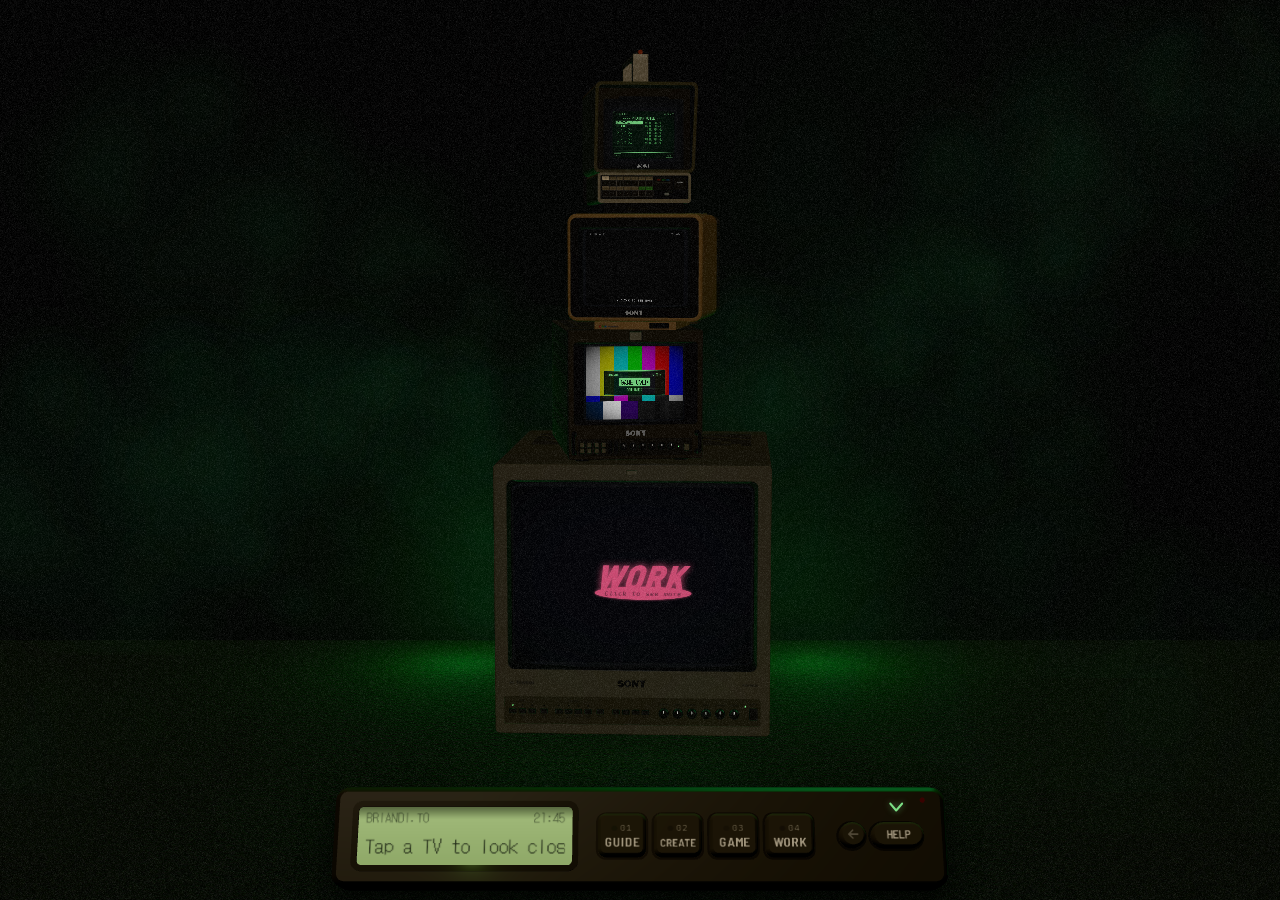
<file: index.html>
<!doctype html>
<html lang="en">
<head>
<meta charset="utf-8">
<!-- every relative path (styles, covers, vendor/) is from the site's root, also while the address shows a
     page such as work/ (see "page addresses" at the end of the body) -->
<base href="./">
<script>
  // arriving from a page address (work/index.html sends visitors here as ?to=work): show that address again
  (() => {
    const to = new URLSearchParams(location.search).get('to');
    if (!/^(work|game|create|guide)$/.test(to || '')) return;
    window.__startPage = to;
    history.replaceState(null, '', new URL(to, document.baseURI).href + location.hash);
  })();
</script>
<meta name="viewport" content="width=device-width, initial-scale=1, maximum-scale=1, user-scalable=no, viewport-fit=cover">
<script>document.addEventListener('gesturestart', (e) => e.preventDefault());   /* Safari: no pinch zoom */</script>
<!-- phones and tablets: the TV screens stand still (only the WORK TV keeps its drifting logo), so four moving
     screens at once do not make the page lag. styles.css and the standby scripts read this class. -->
<script>if (matchMedia('(hover: none) and (pointer: coarse), (max-width: 760px)').matches) document.documentElement.classList.add('still-tvs');</script>
<title>briandi.to</title>
<meta name="description" content="Briandito Priambodo: husband, artist, designer. This is my corner of the internet.">
<meta property="og:title" content="briandi.to">
<meta property="og:description" content="Briandito Priambodo: husband, artist, designer. This is my corner of the internet.">
<link rel="icon" href="favicon.ico" sizes="any">
<link rel="icon" type="image/png" sizes="32x32" href="meta/icon-32.png">
<link rel="icon" type="image/png" sizes="192x192" href="meta/icon-192.png">
<link rel="apple-touch-icon" href="meta/apple-touch-icon.png">
<!-- link previews (Facebook, LINE, Slack, iMessage, X): the image address must be absolute -->
<meta property="og:type" content="website">
<meta property="og:site_name" content="briandi.to">
<meta property="og:url" content="https://briandi.to/">
<meta property="og:image" content="https://briandi.to/meta/share.png">
<meta property="og:image:width" content="1200">
<meta property="og:image:height" content="630">
<meta property="og:image:alt" content="briandi.to in green on a black program guide screen, with Briandito Priambodo: husband, artist, designer">
<meta name="twitter:card" content="summary_large_image">
<meta name="twitter:site" content="@briandito">
<meta name="twitter:creator" content="@briandito">
<meta name="twitter:title" content="briandi.to">
<meta name="twitter:description" content="Briandito Priambodo: husband, artist, designer. This is my corner of the internet.">
<meta name="twitter:image" content="https://briandi.to/meta/share.png">
<meta name="theme-color" content="#030403">
<link rel="preconnect" href="https://fonts.googleapis.com">
<!-- the channel TV: its files (jsDelivr) and its YouTube players, so tuning in starts sooner -->
<link rel="preconnect" href="https://cdn.jsdelivr.net" crossorigin>
<link rel="preconnect" href="https://www.youtube-nocookie.com">
<link rel="dns-prefetch" href="https://i.ytimg.com">
<link rel="stylesheet" media="print" onload="this.media='all'" href="https://fonts.googleapis.com/css2?family=Barlow+Semi+Condensed:ital,wght@0,500;0,600;0,700;1,700;1,800&family=DotGothic16&family=IBM+Plex+Mono:ital,wght@0,400;0,500;1,700&family=IBM+Plex+Sans:wght@400;500;600&display=swap">
<link rel="stylesheet" href="styles.css">
<!-- Loading screen. Its styles are here, not in styles.css, so it is the first thing a visitor sees.
     The 3D bundle is downloaded by the script below (so the bar can show real progress) and then started;
     the screen goes once the room has been built ("shelf-ready"). -->
<style>
  /* until the 3D has started, its pages would lay out as plain (and very wide) blocks: keep them out of the
     layout, or phones widen the page and the loading screen shows zoomed and off centre for a moment */
  retro-shelf:not(:defined), retro-pager:not(:defined), retro-map:not(:defined) { display: none; }
  .boot { position: fixed; inset: 0; z-index: 100; display: grid; place-items: center; padding: 16px; background: #030403;
    color: #8dff9a; font: 400 22px/1.2 "DotGothic16", ui-monospace, Menlo, Consolas, monospace; text-shadow: 0 0 6px rgba(141, 255, 154, 0.55);
    transition: opacity 0.6s ease, visibility 0s linear 0.6s; }
  .boot.done { opacity: 0; visibility: hidden; }
  .boot-box { box-sizing: border-box; width: min(420px, 100%); display: flex; flex-direction: column; gap: 14px; padding: 16px 20px 20px;
    border: 2px solid #8dff9a; box-shadow: 0 0 18px rgba(141, 255, 154, 0.3), inset 0 0 0 4px #031208, inset 0 0 0 6px #3f8f4a; background: #031208; }
  .boot-top { display: flex; justify-content: space-between; font-size: 15px; }
  .boot-title { margin: 0; align-self: center; padding: 2px 12px; background: #8dff9a; color: #031208; text-shadow: none; font-size: 28px; }
  .boot-bar { height: 22px; padding: 3px; border: 2px solid #3f8f4a; }
  .boot-bar i { display: block; height: 100%; width: 0; background: repeating-linear-gradient(90deg, #8dff9a 0 12px, transparent 12px 16px);
    box-shadow: 0 0 8px rgba(141, 255, 154, 0.35); }
  .boot-foot { display: flex; justify-content: space-between; font-size: 15px; white-space: pre; }
  .boot-foot span:last-child { animation: boot-blink 0.8s steps(1) infinite; }
  @keyframes boot-blink { 50% { opacity: 0; } }
  @media (prefers-reduced-motion: reduce) { .boot { transition: none; } .boot-foot span:last-child { animation: none; } }
</style>
<script>
  // The bar fills from real numbers: the bundle's download (to 85%), then the room being built (to 100%).
  (() => {
    // ?v= changes with each new bundle, so a browser never pairs this page with an old copy it kept
    const BUNDLE = 'vendor/retro-3d.js?v=81c6bfef';
    const SIZE = 1042000;                                   // about the bundle's size, used when the server does not say
    let target = 0.03, shown = 0, done = false;
    const el = () => document.getElementById('boot');
    const draw = () => {
      const boot = el();
      if (boot) {
        shown += (target - shown) * 0.18;
        if (done) shown = Math.min(1, shown + 0.06);                 // ready: finish briskly, even on slow frames
        if (!done && target >= 0.85) target = Math.min(0.97, target + 0.002);   // building the room: creep on
        const pct = Math.round(shown * 100);
        boot.querySelector('.boot-bar i').style.width = pct + '%';
        boot.querySelector('.boot-pct').textContent = String(pct).padStart(3, ' ') + '%';
        boot.setAttribute('aria-valuenow', pct);
        if (done && shown > 0.995) {
          boot.classList.add('done');
          setTimeout(() => boot.remove(), 700);
          return;
        }
      }
      requestAnimationFrame(draw);
    };
    requestAnimationFrame(draw);
    const finish = () => { done = true; target = 1; };
    const watch = () => {
      const shelf = document.getElementById('shelf');
      if (!shelf) return void document.addEventListener('DOMContentLoaded', watch, { once: true });
      if (shelf._ready) finish(); else shelf.addEventListener('shelf-ready', finish, { once: true });
      setTimeout(finish, 30000);                           // never keep a visitor out for good
    };
    const start = (src) => import(src).then(() => { target = Math.max(target, 0.85); watch(); });
    if (!BUNDLE) { watch(); target = 0.85; return; }       // the preview build has the bundle in the page
    fetch(BUNDLE).then(async (res) => {
      if (!res.ok || !res.body) throw new Error(res.status);
      const zipped = res.headers.get('content-encoding');
      const total = (!zipped && +res.headers.get('content-length')) || SIZE;
      const reader = res.body.getReader(), parts = [];
      let got = 0;
      for (;;) {
        const { done: end, value } = await reader.read();
        if (end) break;
        parts.push(value); got += value.length;
        target = Math.max(target, Math.min(0.84, 0.03 + 0.81 * got / total));
      }
      return start(URL.createObjectURL(new Blob(parts, { type: 'text/javascript' })));
    }).catch(() => start(BUNDLE));                         // fall back to a plain load
  })();
</script>
</head>
<body>
<div class="boot" id="boot" role="progressbar" aria-label="Loading briandi.to" aria-valuemin="0" aria-valuemax="100" aria-valuenow="0">
  <div class="boot-box">
    <div class="boot-top"><span>BRIANDI.TO</span><span>TV ROOM</span></div>
    <p class="boot-title">LOADING</p>
    <div class="boot-bar"><i></i></div>
    <div class="boot-foot"><span class="boot-pct">  0%</span><span>PLEASE STAND BY</span></div>
  </div>
</div>


<!--
  THE ROOM
  Visitors tap a TV to move in to it, then tap its screen to read that page
  full screen. Each page below is therefore shown at two sizes: on the tube
  (640 x 480) and filling the window. styles.css has a section for each.

  A dark room: the TVs stand on a moss green carpet and are the only light,
  with a dim green glow behind them. Each TV throws the background colour of
  its page onto the floor.

  stack="tower"          one stack on every screen. Two names, e.g. stack="scatter tower", give wide screens and phones different layouts.
                         Choices: pyramid, pile, tower, row, scatter.
  backlight              dim green. backlight="#aa2233" for another colour; remove it for none.
  floor="carpet"         matt carpet; floor-color="#55682f" changes its colour.
                         Remove floor for dark, slightly shiny concrete.
  smoke                  still haze; smoke="2" is thicker, remove it for none.
  no-reader="kv-5200"    TVs that never open full screen and stay at TV zoom (the
                         channel TV). Their screen can be clicked once you are in on it.
  grain                  still film grain over everything; grain="2" is heavier, remove it for none.
  front-light="2"        brighter soft lamp on the TV fronts (it is on, faintly, by default; "0" is off).
  lighting="dim"         leaves a little room light on.
  brand="..."            replaces the SONY badge on every TV (brand="" removes it).

  To go back to the shelf of games and books, replace the attributes with
  stack="pyramid" arrange="browsed".
-->
<retro-shelf id="shelf" scene="floor" lighting="dark" floor="carpet" stack="tower" backlight smoke grain no-reader="kv-5200">

  <!-- ============ TV SCREENS ============
       One block per TV. Each is a normal piece of the page (640 x 480). -->

  <!-- 20-inch studio monitor: the main screen -->
  <!-- On the tube it shows a standby screen: WORK bouncing round like an old DVD player's logo, changing
       colour at each edge. Opened full screen it shows the page below the standby screen instead.
       data-glow is the light the TV throws into the room (the black screen would throw none). -->
  <div class="tv tv-home" slot="pvm-20m4e" data-glow="#9fb1d6">
    <div class="standby" aria-hidden="true">
      <div class="standby-logo"><b>WORK</b><svg class="standby-disc" data-click="Click to see more" data-tap="Tap to see more"></svg></div>
    </div>
    <!-- the page opened full screen: "How I Lead", the owner's text, set as a plain document (like a product
         manual): one narrow column, a table of contents on the left that follows your reading (a bar at the
         top on phones), numbered sections, and each case's result as a small note. -->
    <article class="page-body doc">
      <nav class="doc-toc" aria-label="On this page">
        <p class="doc-toc-title">On this page</p>
        <ol>
          <li><a href="#work-top" data-go><span>0</span>Overview</a></li>
          <li><a href="#work-philosophy" data-go><span>1</span>Philosophy</a></li>
          <li><a href="#work-people" data-go><span>2</span>People</a>
            <ol><li><a href="#work-a" data-go><span>2.1</span>Designer A</a></li><li><a href="#work-b" data-go><span>2.2</span>Designer B</a></li></ol></li>
          <li><a href="#work-process" data-go><span>3</span>Process</a></li>
          <li><a href="#work-product" data-go><span>4</span>Culture</a></li>
          <li><a href="#work-contact" data-go><span>5</span>Let's talk</a></li>
        </ol>
      </nav>

      <div class="doc-body">
        <header class="doc-head" id="work-top">
          <p class="doc-crumb">Work</p>
          <h1>How I Lead</h1>
          <p>I'm Brian, a Design Manager at PayPay in Tokyo. I have been a designer since 2015, and since 2023 I have led design teams, focusing on helping designers grow their craft, confidence, and impact.</p>
          <p>My background spans e-commerce, agencies, travel, a ride-hailing and delivery super app, and now fintech. Along the way, I have worked in design orgs ranging from three people to 200.</p>
          <p>This page starts with my leadership principles, then shows them in practice through three cases: unblocking designers who were stuck (People), earning trust for a new workflow (Process), and giving designers a voice in what gets built (Culture).</p>
        </header>

        <section id="work-philosophy">
          <h2><span>1</span>My leadership philosophy</h2>
          <dl class="doc-list">
            <dt>Lead by example.</dt><dd>A design manager earns credibility by staying sharp at the fundamentals. For me, that means keeping my craft active, turning messy ambiguity into clear direction, and building trust across product, engineering, and leadership.</dd>
            <dt>Guide, don't spoon-feed.</dt><dd>Designers grow by making their own calls and learning from mistakes. I give my team the business context they need, let them choose their own path, and step in only when they are heading off course. I let them swim freely, but I don't let them drown.</dd>
            <dt>Every designer gets a clear path.</dt><dd>Growth should never be a guessing game. Because every designer has different strengths, I co-create a tailored career plan with each report so they know what the next level looks like and how to align their goals with what the business needs.</dd>
            <dt>AI for efficiency, not taste.</dt><dd>I push my team to use AI to speed up exploration and cut repetitive work. Still, speed means nothing without good judgment. Designers have to keep building their curiosity and craft, because AI cannot replace taste.</dd>
          </dl>
        </section>

        <section id="work-people">
          <h2><span>2</span>People: Growing designers who were stuck</h2>
          <p>Two designers on my team had stopped progressing, each for a different reason. I worked with each of them on the specific issue that was holding them back, and both were promoted within a year.</p>

          <h3 id="work-a"><span>2.1</span>Designer A</h3>
          <h4>The problem</h4>
          <ol class="doc-points">
            <li><b>Self-conviction &amp; influence:</b> Designer A had strong craft and good product instincts, but he hesitated to push his ideas forward. Without data to back up his intuition, he didn't fully trust his own calls—and when he hesitated, stakeholders didn't rally behind them either.</li>
            <li><b>Communication barrier:</b> Working in an international team, presenting in English (not his first language) made him hold back in larger rooms.</li>
            <li><b>Career progression:</b> He was a mid-level designer ready for senior scope, but nobody had shown him what end-to-end senior ownership looked like in practice.</li>
          </ol>
          <h4>What I did</h4>
          <p>Influence starts with trust, and trust starts with trusting your own decisions. To help him reach the senior bar, we focused on three habits:</p>
          <p>First, we redefined ownership. Finishing a design isn't enough as a senior designer—you have to make sure you're solving the right problem, aligning user, business, and product goals, and following up after launch to see what to improve next. Before every project, I asked him to do a simple baseline even if nobody asked for it: check the metrics and run quick internal user research, because some research is always better than no research.</p>
          <p>Second, we changed how he built alignment. Instead of pitching ideas cold in formal meetings, he started testing his thinking in small 1-on-1s with PMs and engineers beforehand. By the time a decision was made, most people in the room already backed him.</p>
          <p>Third, we worked on his storytelling in English. I told him upfront that nobody cares about perfect grammar as long as the main idea lands. Before key presentations, we practiced his narrative together, and right after, I gave him specific feedback on what worked and what to improve. Seeing his own progress each time built real momentum.</p>
          <h4>The outcome</h4>
          <div class="doc-note"><p>Once his proposals were backed by real insights and clear storytelling, stakeholders started leaning in. Within six months, he was promoted to Senior Designer, and six months after that, to Lead Designer—going from an executor to a leader that product partners trust and junior designers rely on.</p></div>

          <h3 id="work-b"><span>2.2</span>Designer B</h3>
          <h4>The problem</h4>
          <ol class="doc-points">
            <li><b>Strong craft, zero visibility:</b> When I took over his team, Designer B had gone through several tough review cycles. His design skills were actually strong, but without consistent leadership or coaching in the team previously, nobody had helped him frame his work or make his impact visible.</li>
            <li><b>Fear of responsibility &amp; decision avoidance:</b> Those past ratings had worn down his self-esteem. Because he was afraid of making mistakes and being held responsible, he avoided making decisions altogether. Instead, he waited for step-by-step instructions and constantly asked PMs or other designers to make calls for him.</li>
            <li><b>Low stakeholder trust &amp; unclear growth:</b> Because he stayed quiet, deferred to others, and rarely explained his thinking, stakeholders didn't trust him to lead. Without a clear career path, he couldn't see how to break out of the rut.</li>
          </ol>
          <h4>What I did</h4>
          <p>First, I needed to give him room to breathe and break his habit of offloading decisions. When he looked to PMs or peers to choose a direction, I pushed the call back to him. I asked him to pick a user problem area he cared about and lead the exploration from start to finish, making it clear I would back him if things went wrong. I told him that "mistakes are the path to wisdom" and encouraged him to experiment without fear of failing.</p>
          <p>Second, we worked on why speaking up in meetings felt so risky to him. He used to bring ideas without any supporting context, so every question felt like a personal attack. I told him that saying "I don't know" with confidence is much better than saying "I don't know" with confusion. Instead of freezing when challenged, I coached him to always bring a "strong why" behind his decisions. That could be a simple list of pros and cons, supporting data, or clearly stating what he was assuming and how he planned to test it.</p>
          <p>Third, we fixed the visibility and career gap. Together we mapped out a clear plan for reaching Senior Designer, and I intentionally stepped back in reviews so he could present his thinking directly to stakeholders and get credit for his work.</p>
          <h4>The outcome</h4>
          <div class="doc-note"><p>Once he had psychological safety and a clear way to defend his choices, his real capability came through. Within six months, he stopped deferring to others and started owning his decisions. Stakeholders began relying on his judgment, and his impact became impossible to miss. By the end of the review cycle, he earned a top rating and a promotion to Senior Designer, proving that his past struggles were a leadership and visibility gap, not a talent gap.</p></div>
        </section>

        <section id="work-process">
          <h2><span>3</span>Process: Earning stakeholder trust</h2>
          <p>At Wego, I introduced a new design process that the head of product, the engineers, and the designers all adopted. My first attempt failed, and what I learned from it changed how I bring new ideas to a team.</p>
          <h4>The problem</h4>
          <ol class="doc-points">
            <li><b>No design reviews and a leadership bottleneck:</b> When I joined Wego, the team had three designers and almost no process. A request came in and a design file went out, with no peer critiques, user testing, or design system. On top of her other responsibilities, the head of product was manually reviewing and approving every single piece of work.</li>
            <li><b>Zero trust as a new joiner:</b> Soon after starting, I told the head of product that the workflow needed to change. The problems were real, but I was new and she had not seen my work yet. Without established trust, my recommendation went nowhere.</li>
          </ol>
          <h4>What I did</h4>
          <p>Realizing I could not push change from the top, I shifted to building momentum from the ground up.</p>
          <p>First, I asked the designers what was slowing them down most. Together we listed what was broken, how to fix it, and what to tackle first. That turned it into the team's initiative, not just mine.</p>
          <p>Second, instead of pitching another proposal in a meeting, we tested the new workflow on a live project. A good result from real work is much harder to argue with than a slide deck.</p>
          <p>Third, we introduced layered reviews and shared foundations. Designers reviewed each other's work in rounds first, and engineers joined early so technical limits came up while changes were still easy to make. That meant the head of product only needed one final sign-off instead of approving every step. Alongside this, I initiated Wego's first design system with engineering so everyone could build from the same components instead of starting from scratch.</p>
          <h4>The outcome</h4>
          <div class="doc-note"><p>The pilot shipped smoothly, and the head of product got hours of her week back. We also moved the team out of a messy collection of Google Drive folders into one shared design language file that designers and engineers could actually rely on. When we walked the wider team through what we had changed and why, stakeholders adopted the new workflow as our standard. Proving value through real delivery earned me the trust that a top-down pitch never could.</p></div>
        </section>

        <section id="work-product">
          <h2><span>4</span>Culture: Giving designers a say in what gets built</h2>
          <p>Designers in my team now help decide what the product should build, not only how it should look.</p>
          <h4>The problem</h4>
          <ol class="doc-points">
            <li><b>Order-taking and scope creep:</b> The team was stuck in a reactive loop. A product manager sent a brief, and a designer designed it, applied feedback, and shipped it. Designers rarely questioned why we were building something. When scope crept up mid-project, they simply absorbed the extra work, leading to burnout and leaving no time for higher-impact initiatives.</li>
            <li><b>Fear of pushing back:</b> The designers cared deeply about quality, yet they were afraid to turn down requests, challenge assumptions in meetings, or look unprepared in front of stakeholders. Many felt they did not have enough business context to voice an opinion.</li>
          </ol>
          <h4>What I did</h4>
          <p>First, I normalized constructive pushback. Instead of blindly saying yes to every request, I taught the team how to say no by framing trade-offs, such as explaining what would get delayed if new scope was added or asking what user problem we were actually trying to solve. I practiced this with them in 1-on-1s and modeled it myself when stakeholders pushed unrealistic workloads, showing the team I would always have their backs.</p>
          <p>Second, I lowered the fear of speaking up in meetings. Building on the same "strong why" habit I used in 1-on-1 coaching, I encouraged designers to back their opinions with data when they had it, and simply be transparent about their assumptions when they did not. Not having every answer upfront is fine, because we figure it out together.</p>
          <p>Third, I showed them how to influence roadmaps before decisions were locked in. I coached them to pitch ideas as clear user stories rather than isolated UI changes, and I brought them into my early alignment chats with PMs so they could see how buy-in happens before big meetings. Soon, they started running those conversations on their own.</p>
          <h4>The outcome</h4>
          <div class="doc-note">
            <p>Designers now challenge a brief before opening Figma, asking what the work is for, who it serves, and which business metric it should move.</p>
            <p>They regularly bring their own proposals to roadmap planning backed by user problems and data, with several accepted every season. They also launch self-driven initiatives, such as a custom plugin built by one designer that lets marketing, business, and design generate illustrations from a shared asset library.</p>
            <p>The clearest win came when a designer received a feature brief and decided to interview users before designing anything. He discovered users had no real need for the feature and presented his findings to the team. The project was cancelled, saving hundreds of hours across product, engineering, and design.</p>
          </div>
        </section>

        <section id="work-contact">
          <h2><span>5</span>Let's talk</h2>
          <p>Thanks for reading. If you are interested in talking more about new opportunities, please reach out through my email at <a href="mailto:briandito.p@gmail.com" class="copy-email" data-tip="Click to copy">briandito.p@gmail.com</a> or connect with me on <a href="https://www.linkedin.com/in/briandito/" target="_blank" rel="noopener">LinkedIn</a>.</p>
        </section>

      </div>
    </article>
  </div>

  <!-- 9-inch studio monitor: the GAME TV -->
  <!-- On the tube it shows a standby screen: colour bars that break up every 3 seconds (like channel 5's
       bad signal) under a "GAME OVER / CONTINUE?" card that stays up. Opened full screen it shows the page
       below the standby screen instead. -->
  <div class="tv tv-latest" slot="pvm-9042qm" data-glow="#b4b4c4">
    <div class="game-standby" aria-hidden="true">
      <div class="bars"><i></i><i></i><i></i><i></i><i></i><i></i><i></i>
        <i></i><i></i><i></i><i></i><i></i><i></i><i></i>
        <i></i><i></i><i></i><i></i><i></i><i></i><i></i><i></i></div>
      <div class="tv-interference"><div class="static"></div><div class="tear"></div></div>
      <div class="tv-interrupt">
        <div class="interrupt-top"><span>BRIANDI.TO</span><span>TV 03 &#9654;</span></div>
        <p class="interrupt-title">GAME OVER</p><p class="interrupt-sub">CONTINUE?</p>
      </div>
    </div>
    <!-- the page opened full screen: "Games I Love" (option A, "Test Card": colour bars, a green title card and a
         grid of games). Each <li class="game"> is one game: its square cover from covers/ (credits in
         covers/CREDITS.md), name, platforms (data-platforms and the tags), a description and, optionally, a
         <p class="game-why"> line saying why I love it. The script at the end sorts them A to Z, adds each one's
         channel line and builds the platform filters. -->
    <article class="page-body games">
      <div class="games-bars" aria-hidden="true"><i></i><i></i><i></i><i></i><i></i><i></i><i></i></div>
      <header class="games-head">
        <p class="doc-crumb">Game</p>
        <h1>Games I Love</h1>
        <p class="games-continue" aria-hidden="true">CONTINUE?</p>
        <p class="games-intro"><b>These are the games that stayed with me.</b> Some are so good I replay them every year. Some I played over and over with friends, and they still remind me of the good times. And some take me straight back to my childhood.</p>
        <div class="games-filter" role="group" aria-label="Platform"></div>
      </header>
      <ul class="games-grid">
          <li class="game" data-platforms="PSP">
            <div class="game-cover"><img src="covers/persona-3-portable.jpg" alt="" loading="lazy" decoding="async" width="512" height="512"></div>
            <h3>Persona 3 Portable</h3>
            <p class="game-plat"><span>PSP</span></p>
            <p class="game-about">A high-school RPG: by day you go to class and make friends, by night you fight Shadows in the hidden Dark Hour. The PSP version adds a second, female protagonist with her own music.</p>
          </li>
          <li class="game" data-platforms="PS Vita">
            <div class="game-cover"><img src="covers/persona-4-golden.jpg" alt="" loading="lazy" decoding="async" width="512" height="512"></div>
            <h3>Persona 4 Golden</h3>
            <p class="game-plat"><span>PS Vita</span></p>
            <p class="game-about">A murder mystery in a quiet country town, where a group of students enter a world inside the TV to save the next victim. Golden adds a new character, Marie, bike trips with friends and an epilogue.</p>
          </li>
          <li class="game" data-platforms="PC">
            <div class="game-cover"><img src="covers/persona-5-royal.jpg" alt="" loading="lazy" decoding="async" width="512" height="512"></div>
            <h3>Persona 5 Royal</h3>
            <p class="game-plat"><span>PC</span></p>
            <p class="game-about">Students in Tokyo become the Phantom Thieves and steal the hearts of corrupt adults. Royal adds two new characters, Kasumi and Maruki, and a new final chapter.</p>
          </li>
          <li class="game" data-platforms="PSP, PS1">
            <div class="game-cover"><img src="covers/boku-no-natsuyasumi.jpg" alt="" loading="lazy" decoding="async" width="512" height="512"></div>
            <h3>Boku no Natsuyasumi</h3>
            <p class="game-plat"><span>PSP</span><span>PS1</span></p>
            <p class="game-about">In August 1975 a nine-year-old boy is sent to stay with relatives in the Japanese countryside. There are no set goals: you decide how he spends each of his 31 summer days.</p>
          </li>
          <li class="game" data-platforms="PSP">
            <div class="game-cover"><img src="covers/boku-no-natsuyasumi-2-umi-no-bouken-hen.jpg" alt="" loading="lazy" decoding="async" width="512" height="512"></div>
            <h3>Boku no Natsuyasumi 2: Umi no Bouken-hen</h3>
            <p class="game-plat"><span>PSP</span></p>
            <p class="game-about">The same boy, the same summer, but in a seaside town on Japan's southern coast. Released only in Japan.</p>
          </li>
          <li class="game" data-platforms="PSP">
            <div class="game-cover"><img src="covers/boku-no-natsuyasumi-4.jpg" alt="" loading="lazy" decoding="async" width="512" height="512"></div>
            <h3>Boku no Natsuyasumi 4</h3>
            <p class="game-plat"><span>PSP</span></p>
            <p class="game-about">Another month of summer holiday in a Japanese coastal village, this time on the PSP. Released only in Japan.</p>
          </li>
          <li class="game" data-platforms="PS2">
            <div class="game-cover"><img src="covers/bokura-no-kazoku.jpg" alt="" loading="lazy" decoding="async" width="512" height="512"></div>
            <h3>Bokura no Kazoku</h3>
            <p class="game-plat"><span>PS2</span></p>
            <p class="game-about">A young couple in Tokyo raise a family over thirty-five years, and your choices shape how their children grow up. From the makers of Boku no Natsuyasumi; released only in Japan.</p>
          </li>
          <li class="game" data-platforms="PC">
            <div class="game-cover"><img src="covers/the-sims-4.jpg" alt="" loading="lazy" decoding="async" width="512" height="512"></div>
            <h3>The Sims 4</h3>
            <p class="game-plat"><span>PC</span></p>
            <p class="game-about">Create people called Sims, build and furnish their homes, and play out their everyday lives.</p>
          </li>
          <li class="game" data-platforms="PC">
            <div class="game-cover"><img src="covers/dispatch.jpg" alt="" loading="lazy" decoding="async" width="512" height="512"></div>
            <h3>Dispatch</h3>
            <p class="game-plat"><span>PC</span></p>
            <p class="game-about">A superhero workplace comedy. After his mech suit is destroyed, Mecha Man takes a desk job dispatching a team of reformed villains.</p>
          </li>
          <li class="game" data-platforms="PS Vita, PC">
            <div class="game-cover"><img src="covers/the-walking-dead.jpg" alt="" loading="lazy" decoding="async" width="512" height="512"></div>
            <h3>The Walking Dead</h3>
            <p class="game-plat"><span>PS Vita</span><span>PC</span></p>
            <p class="game-about">Lee Everett, a convicted criminal, becomes the guardian of a young girl, Clementine, as the dead rise across Georgia. Your choices carry through all five episodes.</p>
          </li>
          <li class="game" data-platforms="PC">
            <div class="game-cover"><img src="covers/the-walking-dead-season-two.jpg" alt="" loading="lazy" decoding="async" width="512" height="512"></div>
            <h3>The Walking Dead: Season Two</h3>
            <p class="game-plat"><span>PC</span></p>
            <p class="game-about">Clementine, the girl from the first season, is now the one you play, and your choices from that season carry over.</p>
          </li>
          <li class="game" data-platforms="PC">
            <div class="game-cover"><img src="covers/the-walking-dead-a-new-frontier.jpg" alt="" loading="lazy" decoding="async" width="512" height="512"></div>
            <h3>The Walking Dead: A New Frontier</h3>
            <p class="game-plat"><span>PC</span></p>
            <p class="game-about">The third season, told in five episodes, picks up the choices you made in the first two.</p>
          </li>
          <li class="game" data-platforms="PC">
            <div class="game-cover"><img src="covers/the-walking-dead-the-final-season.jpg" alt="" loading="lazy" decoding="async" width="512" height="512"></div>
            <h3>The Walking Dead: The Final Season</h3>
            <p class="game-plat"><span>PC</span></p>
            <p class="game-about">Years later, Clementine raises the young AJ among a group of teenagers living in their old boarding school, until raiders from her past arrive.</p>
          </li>
          <li class="game" data-platforms="PS4">
            <div class="game-cover"><img src="covers/fifa-19.jpg" alt="" loading="lazy" decoding="async" width="512" height="512"></div>
            <h3>FIFA 19</h3>
            <p class="game-plat"><span>PS4</span></p>
            <p class="game-about">EA's football simulation, the 26th in the FIFA series, released in 2018.</p>
          </li>
          <li class="game" data-platforms="PS4">
            <div class="game-cover"><img src="covers/fifa-20.jpg" alt="" loading="lazy" decoding="async" width="512" height="512"></div>
            <h3>FIFA 20</h3>
            <p class="game-plat"><span>PS4</span></p>
            <p class="game-about">The 27th FIFA game, released in 2019.</p>
          </li>
          <li class="game" data-platforms="PS5">
            <div class="game-cover"><img src="covers/the-quarry.jpg" alt="" loading="lazy" decoding="async" width="512" height="512"></div>
            <h3>The Quarry</h3>
            <p class="game-plat"><span>PS5</span></p>
            <p class="game-about">Nine camp counsellors try to survive their last night at Hackett's Quarry. Any of them can live or die, depending on your choices.</p>
          </li>
          <li class="game" data-platforms="PC">
            <div class="game-cover"><img src="covers/dota-2.jpg" alt="" loading="lazy" decoding="async" width="512" height="512"></div>
            <h3>Dota 2</h3>
            <p class="game-plat"><span>PC</span></p>
            <p class="game-about">Two teams of five, each player with one hero, fight to destroy the other team's Ancient.</p>
          </li>
          <li class="game" data-platforms="PC">
            <div class="game-cover"><img src="covers/state-of-decay-2.jpg" alt="" loading="lazy" decoding="async" width="512" height="512"></div>
            <h3>State of Decay 2</h3>
            <p class="game-plat"><span>PC</span></p>
            <p class="game-about">Build a community of survivors after a zombie outbreak: gather supplies, defend your base and keep your people alive.</p>
          </li>
          <li class="game" data-platforms="SNES">
            <div class="game-cover"><img src="covers/super-mario-world.jpg" alt="" loading="lazy" decoding="async" width="512" height="512"></div>
            <h3>Super Mario World</h3>
            <p class="game-plat"><span>SNES</span></p>
            <p class="game-about">Mario sets out to save Princess Peach and Dinosaur Land from Bowser, and rides Yoshi for the first time.</p>
          </li>
          <li class="game" data-platforms="SNES">
            <div class="game-cover"><img src="covers/goof-troop.jpg" alt="" loading="lazy" decoding="async" width="512" height="512"></div>
            <h3>Goof Troop</h3>
            <p class="game-plat"><span>SNES</span></p>
            <p class="game-about">Goofy and his son Max, played alone or by two friends together, search an island for the pirates who kidnapped Pete and PJ. A Capcom game based on the Disney cartoon.</p>
          </li>
          <li class="game" data-platforms="PS1">
            <div class="game-cover"><img src="covers/pepsiman.jpg" alt="" loading="lazy" decoding="async" width="512" height="512"></div>
            <h3>Pepsiman</h3>
            <p class="game-plat"><span>PS1</span></p>
            <p class="game-about">An endless runner starring Pepsi's Japanese superhero mascot: he runs on his own while you dodge, dash and jump. Released only in Japan, in 1999.</p>
          </li>
          <li class="game" data-platforms="PS1">
            <div class="game-cover"><img src="covers/herc-s-adventures.jpg" alt="" loading="lazy" decoding="async" width="512" height="512"></div>
            <h3>Herc's Adventures</h3>
            <p class="game-plat"><span>PS1</span></p>
            <p class="game-about">LucasArts' comic, top-down action game that spoofs Greek myths. Play as Hercules, Atalanta or Jason, alone or with a friend.</p>
          </li>
          <li class="game" data-platforms="GBA">
            <div class="game-cover"><img src="covers/pokemon-ruby.jpg" alt="" loading="lazy" decoding="async" width="512" height="512"></div>
            <h3>Pokémon Ruby</h3>
            <p class="game-plat"><span>GBA</span></p>
            <p class="game-about">The first Pokémon games of the third generation, set in the new region of Hoenn.</p>
          </li>
          <li class="game" data-platforms="GBC">
            <div class="game-cover"><img src="covers/mario-tennis.jpg" alt="" loading="lazy" decoding="async" width="512" height="512"></div>
            <h3>Mario Tennis</h3>
            <p class="game-plat"><span>GBC</span></p>
            <p class="game-about">The Game Boy Color Mario Tennis adds a story mode: a young player trains at a tennis academy and works up the ranks. It can also link to the Nintendo 64 game.</p>
          </li>
          <li class="game" data-platforms="PC">
            <div class="game-cover"><img src="covers/the-elder-scrolls-v-skyrim.jpg" alt="" loading="lazy" decoding="async" width="512" height="512"></div>
            <h3>The Elder Scrolls V: Skyrim</h3>
            <p class="game-plat"><span>PC</span></p>
            <p class="game-about">An open-world role-playing game in Skyrim, a cold northern province where dragons have returned. The fifth main Elder Scrolls game.</p>
          </li>
          <li class="game" data-platforms="PC">
            <div class="game-cover"><img src="covers/baldur-s-gate-3.jpg" alt="" loading="lazy" decoding="async" width="512" height="512"></div>
            <h3>Baldur&#x27;s Gate 3</h3>
            <p class="game-plat"><span>PC</span></p>
            <p class="game-about">Infected with a mind flayer parasite, you and your party search for a cure. Play alone or with friends.</p>
          </li>
          <li class="game" data-platforms="PC">
            <div class="game-cover"><img src="covers/grand-theft-auto-vice-city.jpg" alt="" loading="lazy" decoding="async" width="512" height="512"></div>
            <h3>Grand Theft Auto: Vice City</h3>
            <p class="game-plat"><span>PC</span></p>
            <p class="game-about">In 1986 Vice City, gangster Tommy Vercetti walks out of prison into an ambushed drug deal, and builds a criminal empire while hunting the people behind it.</p>
          </li>
          <li class="game" data-platforms="PC">
            <div class="game-cover"><img src="covers/grand-theft-auto-san-andreas.jpg" alt="" loading="lazy" decoding="async" width="512" height="512"></div>
            <h3>Grand Theft Auto: San Andreas</h3>
            <p class="game-plat"><span>PC</span></p>
            <p class="game-about">In 1992, Carl "CJ" Johnson comes home after his mother's murder, finds his old gang in decline and sets out to rebuild it, against corrupt police and rival gangs.</p>
          </li>
          <li class="game" data-platforms="PC">
            <div class="game-cover"><img src="covers/grand-theft-auto-v.jpg" alt="" loading="lazy" decoding="async" width="512" height="512"></div>
            <h3>Grand Theft Auto V</h3>
            <p class="game-plat"><span>PC</span></p>
            <p class="game-about">Three criminals, retired bank robber Michael, street hustler Franklin and the unpredictable Trevor, pull off heists across Los Santos while a corrupt government agency leans on them.</p>
          </li>
          <li class="game" data-platforms="GBA">
            <div class="game-cover"><img src="covers/final-fantasy-tactics-advance.jpg" alt="" loading="lazy" decoding="async" width="512" height="512"></div>
            <h3>Final Fantasy Tactics Advance</h3>
            <p class="game-plat"><span>GBA</span></p>
            <p class="game-about">Marche and his friends open an old book and wake up in Ivalice, a world of clans and turn-based tactical battles where Judges enforce the law in every fight.</p>
          </li>
          <li class="game" data-platforms="PC, PS4">
            <div class="game-cover"><img src="covers/rocket-league.jpg" alt="" loading="lazy" decoding="async" width="512" height="512"></div>
            <h3>Rocket League</h3>
            <p class="game-plat"><span>PC</span><span>PS4</span></p>
            <p class="game-about">Football played with rocket-powered cars: boost, jump and fly to hit a giant ball into the other team's goal, alone or in teams online.</p>
          </li>
          <li class="game" data-platforms="PC">
            <div class="game-cover"><img src="covers/minecraft-dungeons.jpg" alt="" loading="lazy" decoding="async" width="512" height="512"></div>
            <h3>Minecraft Dungeons</h3>
            <p class="game-plat"><span>PC</span></p>
            <p class="game-about">A dungeon crawler set in the Minecraft world: fight through levels of monsters and loot, alone or with friends. A spin-off from Mojang Studios.</p>
          </li>
          <li class="game" data-platforms="PC">
            <div class="game-cover"><img src="covers/minecraft.jpg" alt="" loading="lazy" decoding="async" width="512" height="512"></div>
            <h3>Minecraft</h3>
            <p class="game-plat"><span>PC</span></p>
            <p class="game-about">The sandbox game made of blocks: explore an endless world, gather materials, build whatever you can imagine and survive the night.</p>
          </li>
      </ul>
      <p class="games-credit">Game descriptions adapted from <a href="https://en.wikipedia.org/" target="_blank" rel="noopener">Wikipedia</a> (CC BY-SA 4.0). Cover art from <a href="https://www.steamgriddb.com/" target="_blank" rel="noopener">SteamGridDB</a>, made by its community.</p>
    </article>
  </div>

  <!-- 9-inch orange TV: the CREATE TV -->
  <!-- On the tube it shows a standby screen like an old TV station's ident, in black and white: the owner's
       two ASCII pictures scan in line by line, the three figures and then The Tiny Wisdom logo, then both
       fill a 3 x 3 grid like noughts and crosses (logo on the X squares, figures on the O squares) for 3 s,
       "ON AIR" blinks and a clock runs in the corner. Opened full screen it shows the page below the
       standby screen instead. data-glow is the light the TV throws into the room. -->
  <div class="tv tv-about" slot="kv-9pr1" data-glow="#c9c9c9">
    <div class="ident" aria-hidden="true">
      <div class="ident-bar"><span class="ident-air">&#9679; ON AIR</span><span class="ident-clock">00:00</span></div>
      <div class="ident-frame">
<pre class="ident-art ident-figures">                                                         +*+
                                    ::.                  .##:                          :=+++-
                                  ..:-::-::.              +#*                       -++++++++++:
                               .::=====:-*##*+:.          :##: =-.                -+++++++++++++=
                            .:::========::*####*-.       : +#* -.               :++++++++++++++++=                                     ....
                           :-:-==========:=######*-    -*+ -#*:                -++++++++++++++++++:                               .-=+++++++=-:
                         .--:=============:+######*-        *#=               -++++++--+++++++++++-                             :=++++++++++++++-.
                        .==:==============:=#######*-       =#*.        :    -+++++++ .+++++++++++=:=++++:                    :=++++++++++++++++++:
                        -=:===============--*#######*:       ##=       -::= :++++++++ .+++++++++++++++++++:                 .-+++++++++++++++++++++-
                       .+:-===============--*########=:--=== =#*       ++++++++++++++  =++++++++++++++++++-                .=+++++++++++++++++++++++-
                       --:===-::::::-=====--*########*:=====: *#=     .+++++++++++++.  .++++++++++++++++++-               .=+++++++++++++++++++++++++:
                       =:-=::=======-:-===--*########*--===-: =##      =++++++++++=  ==  =++++++++++++++++:               -++++++++++++++++++++++++++=
                       =::::=========-:--::-*######*=:...     .*#+      -+++++++-  -++++-  :=++++++++++++=.              :++++++++++++++++++++++++++++.
                       -:+-===-------=--**-=##**=-::-:         =#*.             .=++++++++=-.     =++++++=               -++++++++++++++++++++++++++++:
                       .:::-++******++-:=-:::::-====:.:..      :*#=      .+==+++++++++++++++++++= -++:                  .=+++++++++++++++++++++++++++-:::.
                       .======--------============-:-===-.      *#*      :+++++++++++++++++++++++ .   =++=              .++++++++++++++++++++++++++=:=++++.
                       .=====-:::-==================--:-=.      :##-     :++++-   .++++++++++++++.  .=:  +.             .+++++=:::=+++++++++++++++++++=-=+:
                       .=====:-=============-:======-.:==.       *#*     .+++= :+++++++++++++= -+++++=  -=              .+++++-=+++++++++++++=-+++++++:-++.
                        -====:-=============:.-=====:-==:        :##-     ++++. ===+++++++++=: .+++++:.-=.              .=++++-=+++++++++++++-:=+++++-=++:
                        :=====-::=======-:::-::-======-.          *#*     :++++:  :+++++=-.      -+=-==-                 :+++++=--=++++++=-:-=::-++=+++=:
                         -=========--::.:-==::=====:.             :##-     =+++++++=-.     :+- ===+=.                     -+++++++++==-::-=++--+++++-:.
                         .-=====:::-=-:-===-:=======:      .       +#*      =++++:     .  -=- :++++++.                    .=+++++-:-=+=-=+++-:+++++++:
                    .::--::-====-:-=-:===-:-========-:-=  ##:      -##- ..   =+++=    *##=.  :+++++++=               .:----:-++++=-=++:+++=--+++++++++.
                  :-=======::-====-::::::-===========--*= +#*       *#+ =+++. .=++=  *#####*=. .=+++++=:..         :=+++++++-:=++++=-::---=++++++++++++=------:.
                .-=========:=-:-============:-=======:=#+ :##: -:   =##:.++++    -: +#########*=  .=++++++++++++-:=+++++=+++++-:-++++++++++++-=++++++++++++++++++-.
               .-=========-:**:--:-===---:::-=======-:*#=. *#+ : .+:.##+ ==-.  ++. =#############*-  :=++++++++=:=+++++-:-+--++++-:=+++==--:-=++++++++++++++++++++=:
               -==========:=#=:====================-:*#+:- =#*.  ++= =##. .=+*.-+ -#################*-  :++++++-=+++++:+*-:-=:=+=++++++++++++++++++++++++++++++++++=:
              .-=========:-**:-===================:-*#*:-=.:*#=  .    ##* +##*-  :#####################*-  -++=:+--+=:+##*-:-=:-:==--::::--==+++++++++++++++++++++++-
              :=========:-*#-:==================-:+##*:-==- :  :+**+=  .*:   .: :#########################*:  :::-=::*#*-::=*-:::=*#####*****+=--:=+++++++++++++++++=.
              :=======-:+#*-:=================-:=##*-:==:   -##########=   -+=..*############################*:.=##+::+-=#*-:+*-:-=-:::::-=+*###*:=++++++++++++++++++.
              :=====-:-*#+:-===============-:-+##*=:-:-= . +#######***###- .+. *#############################*:+##*-:+-:+####=:=*=:=*#####+::*##*:=+++-=+++++++++++++:
              :==-::=#*=:-==============-:-+##*+:.-==:-=  +######*  . +###= . +#############################+:+*=:-:+*#*=:=*##*=:=*=:=*###+-+:+#+:++++-=+++++++++++++:
              .:-=**=::-:-============::+##*+.   .   .:= -#######- *# :###*. +#############################=:+-:-*#*=-=*##+--*###+-=*+-=*#=-=-:+=:++++-=+++++++++++++:
             :=**-::-===:-==========-:+##*=:::  :+++-  : =#######+ -. +####= *###########################*=::::=*#####+--+*#*--+*##+--++--****-+--++++--+++++++++++++.
        .:-::+*+:-======:-=========--*#*=:-:  -: .=++-   -########*==######= +####*++*##################*-:==:+#########*=-+*#*=-=*##*--+*--++-*-=++++=-+++++++++++++.
        -===-.:----::-::::::::::::::+#*-:===-  ==.    -*= .+###############* .*+-  :. -*##############+--+*--*######**####*=-=*##+--+##*=-+*=:-+:=++++=-+++++++++++++.
       :=--==-:-------------------:-:+--===:    -++=:  -**= .+##############*:..-*###+ +############*--*#+-+#*+=+##*:--=++=+#+--+##*=-+*#*=-=*=-:=++++=-++++++++++++=.
       .=-:-=--*#=..........-****=:=-::-===: .=-     -*: :**= .*################*=*##+ +#############+-+--*###+:::=+--:--:=--*#*=-+**-::=*#*+---::++++=-++++++++++++=.
      .:::::..:--:..........:-----:-===::====  -+=:   =**: :-+= .*##############   :+.:*##########*+=-::=**++**=--::+:---=-=+:=*#*+-:=+-=--*+:++:=++==-:=+++++++++++=.
      :===-::****+=::--::+********+:====::====.     .=.   .:: .*= :*############ .=-  .+#######*:  .:--::-===:+*-:+-:---=----++=*#+-++=:-:-=:++:::-======-=+++++++++=.
     .::-===:-#*-:==-:=**:+#######*:-===-:-:::-=====-   -++++: .-=- :*##########= :+++- .###*=  -=++++--+++++--++=:+=::=--=-=--*#*-=+++--:=-+=:-++++++++++++++++++++=.
     -==-::::-*--####*-=#+-*######+:=====::=========== -+++=   :-. +- :*#########* .=++= .*. :=++++++=-+++++::-==----*-:=+:=--=-=+-++++=:-::-+++++++++++++++++++++++-.
     .:-====:=*-=#####+-*=-*######=:==================.     .++++:      :#########- =+++-  :++++++++++-:::::=++++-::::--::+=:+--=:-+++++-::+++++++++++++++++++++++++:
     :--:.:::+#+:*####=:::*######*:-====================== :+++=   =++.:: :*#####+ :+++++ .++++++++++++++=:=++++::-+++-+*::=*:-=::+++++++:=++++++++++++++++++++++++=:
      :-====:+##*-:==::=*###*+-::-========================. ..   -+++:   :: -**-  =+++++++++++++++++++++++--=-:::++++-:::*=::*=::+++++++++++++++++++++++++++++++++=.
        ..:...::::::------:::-==============================-:  -++-  =+. =.   :++++++++++++++++++++++++++++===:+++=:-++:=+-::=++++++++++++++++++++++++++++++++=:.
                  .--:::--===============================-:. :*:    =-.   :=+++==++++++++++++++++++++++==-:    :--:-+=-::-=+++++++++++++++++++++++++++++++=-::-+=.
                  ..:======--::-================--:::::--=== .###*    -+++==-.   =++++++++++====--:.     .-=+++++ .::-++++++=-:-=+++++++++++++++===--::--=+++++++.
                 .--:::::::-====-=======---:::---===========: +=:   +       .-++=:-++++++-.:     .-=+++++++++++++ :==-::::--=++++=+++++++===----==+++++++++++++++.
                .-===-:-==---::--=====-:-====================  .:.  +#= :==-:.   :===++=  -- -... ++++++++++++++=.=+++--+++==----=+++++=:-++++++++++++++++++++++=.
                :=====--::--===-::-=-::========================:. =..#*=    :-==:   --  :+- -..** -+++++++++++++:-+++++=--:-=+++=---+=--++++++++++++++++++++++++:
               .=========:::::--=-::-=========================-. :+- *##=       :--.  -++= :. *##= =+++++++++++=:+++++++++-:-:--=+=-:=+++++++++++++++++++++++++-:.-=++=-
               -============:::::-============================:  +++ :### :++       :=++= :.  =##*.:++++++++++=:=++++++++++++::-:-=+++++++++++++++++++++++++++=:-+++++++=:
              :==============================================:. -+++: *##- =+++=.   .  . .. =- *+. .++++++++++::++++++++++++++++++++++++++++++++++++++++++++++-=++++++++++-
              -=============================================::. =++++ =##* -+++++ -=  .  : =++- :==++++++++++..=+++++++++++++++++++++++++++++++++++++++++++++--++++++++++++:
             :====================-========================:-= -+++++:.*#*:.+++++: *#*.   =+++++++++++++++++. :++++++++++++++++++++=++++++++++++++++++++++++--+++++++++++++=.
             :===================-:=======================:-=: =+++++= +##= =++++= =##= =++++++++++++++++++. :-+++++++++++++++++++=-+++++++++++++++++++++++--+++++++++++++++:
            .====================-:======================:-== .++++++=.-##*.:+++++:.*#*.:++++++++++++++++=. =:=+++++++++++++++++++=-++++++++++++++++++++++-=++++++++++++++++-.
            :====================:-====================-:-==- -+++++++:.*=: =+++++: +##= +++++++++++++++=  =-:++++++++++++++++++++-=++++++++++++++++++++=:=++++++++++++++++++.
            -====================:-===================-:====. ++++++++=..-=+++++++: :##* :+++++++++++++: :++:-++++++++++++++++++++-=+++++++++++++++++++-:++++++++++++++++++++.
           .=====================:-=================-:-===== .++++++++++++++++++++.  *##= =++++++++++-  =++=:+++++++++++++++++++++-=+++++++++++++++++=:=+++++++++++++++++++++:
           :=====================:-=================-======- -++++++++++++++++++++.  .### :++++++++++:-++++=:+++++++++++++++++++++-=+++++++++++++++++=+++++++++++--++++++++++.
           :=====================:-========================: =++++++++++++++++++++: - +##= =+++++++++++++++--+++++++++++++++++++++-=+++++++++++++++++++++++++++=:=+++++++++++.
           -=====================-:========================. +++++++++++++++++++++- = :##* :++++++++++++++=-=+++++++++++++++++++++--++++++++++++++++++++++++++=-++++++++++++=.
          .-=====================-:======================== .+++++++++++++++++++++- -= +*+ .++++++++++++++=:++++++++++++++++++++++=-+++++++++++++++++++++++++--+++++++++++++-
          :=======================:-======================: :++++++++++++++++++++++ .+.  .-=++++++++++++++=-+++++++++++++++++++++++-=++++++++++++++++++++++-..=++++++++++++=:
          :=======================-:====================-.  =++++++++++++++++++++++- -+++++++++++++++++++=.:+++++++++++++++++++++++=-++++++++++++++++++++=:   :++++++++++++-
          :========================:-=================-:    =+++++++++++++++++++++++. =++++++++++++++++-   -++++++++++++++++++++++++--+++++++++++++++++=:      :++++++++++-
          :=========================::==============-:      =++++++++++++++++++++++++. -+++++++++++++:     -+++++++++++++++++++++++++--++++++++++++++-:         :++++++++-
          :=========================:.:-=========-:.        =++++++++++++++++++++++++:   =++++++++:        -+++++++++++++++++++++++++-::=+++++++++=:.            .:=++=-:
          :========================:    .:::::..            =+++++++++++++++++++++++.                      -++++++++++++++++++++++++:    .::--::.
          :=======================:                         =++++++++++++++++++++++:                       -+++++++++++++++++++++++-
          :======================-.                         =+++++++++++++++++++++-                        -++++++++++++++++++++++=.
          :======================:                          =+++++++++++++++++++++.                        -++++++++++++++++++++++-
          :======================.                          -+++++++++++++++++++==                         :++++++++++++++++++++++.
          .:::::--=============::.                               .-=+++++++++++=                           .-----==+++++++++++++-:.
      .:-========-::-=========::..                       :-=+++++=:  .-+++++++=.                       :-=++++++++=-:=+++++++++-::.
    :===============-:-==========:                    :=+++++++++++++:  =+++++++++.                 .-+++++++++++++++=:=++++++++++-
  :===================:-==========:                 :+++++++++++++++++=. =++++++++=                :+++++++++++++++++++--++++++++++:
 :================================-                -++++++++++++++++++++=++++++++++-              -++++++++++++++++++++++++++++++++=.
.=================================-.              .+++++++++++++++++++++++++++++++++             :=++++++++++++++++++++++++++++++++=:
.==================================:              -+++++++++++++++++++++++++++++++++             :++++++++++++++++++++++++++++++++++:
.==================================:              :+++++++++++++++++++++++++++++++++             :++++++++++++++++++++++++++++++++++:
.-=================================:               =++++++++++++++++++++++++++++++++             .=+++++++++++++++++++++++++++++++++:
 .-===============================-                .+++++++++++++++++++++++++++++++-              .=+++++++++++++++++++++++++++++++=.
  .-==============================.                  =++++++++++++++++++++++++++++=                .-++++++++++++++++++++++++++++++:
    .:-=========================-.                     .==+++++++++++++++++++++++=                   .:=+++++++++++++++++++++++++=:
        ........................                                                                         ........................</pre>
<pre class="ident-art ident-logo">                                                       .:=*******:                                                                                                                                 =******=
                                                -=***************.                                                                                                                               -**********:
                                                *****************.                                                                                                                              :************
 ===========================================.    :=+*************                                                                              ===========================================-     +************-
 *******************************************-      .*************                                                                              *******************************************+     -************.
 *******************************************-      .*************                                                                             .*******************************************+      =**********-
.*******       =*************+       =******-      .*************                                                                             .*******       :**************       :******+       .+******+.
.******+       -*************+       -******-      .*************                                                                             .******+       :**************        ******+
.******-       -*************+       .******-      .*************                                                                             .******=       :**************        +*****+
.******.       -*************+        +*****-      .*************                                                                             :******:       :**************        -*****+
               -*************+                     .*************      =********+.                        .+**********=.                                     :**************                              -+**                     =**=      .+*******+.         -*********************-    ************+
               -*************+                     .*************   -**************-                   +******************.                                  :**************                        .=********               .=********    +*************+       -*********************-    *************
               -*************+                     .************* .******************               -*********=  :+*********.                                :**************                   :+*************          :=*************  =*****************.        -**************=:         :=****+:.
               :*************+                     .*************+********************            -**********:     +*********=                               :**************                +*****************       .*****************+********************:        =*************=           -****
               :*************+                     .****************+-:-+*************=          +**********+       **********=                              :**************                +*****************       .*********************===***************         **************.          ****:
               :*************+                     .**************-      =************+         ************:       ***********:                             :**************                    **************           :**************:      =*************:         *************=         =***=
               :*************+                     .*************.       .*************.       *************        ************                             :**************                    **************           .*************-        *************-         :*************.       .****
               :*************+                     .*************.        *************.      -*************        ************.                            :**************                    **************           .*************-        *************=          =************+       ****=
               :*************+                     .*************.        *************.      +************+       =************-                            :**************                    **************            *************-        *************=           *************-     :***+
               :*************+                     .*************.        *************.      **************-----=**************=                            :**************                    **************            *************-        *************=           .*************     +***
               :*************+                     .*************.        *************.     .**********************************-                            :**************                    **************            *************-        *************=            -************+   -***-
               :*************+                     .*************.        *************.     :**********************************.                            :**************                    **************            *************-        *************=             =************:  ***+
               -*************+                     .*************.        *************.     .**************                                                 :**************                    **************            *************-        *************=              ************+ ****.
               -*************+                     .*************.        *************.      **************:                                                :**************                    **************            *************-        *************=              :****************=
               -*************+                     .*************.        *************.      =**************                                                :**************                    **************            *************-        *************=               =**************+
               -*************+                     .*************:        *************.      :**************+                                               :**************                    **************            *************-        *************=                +*************.
               -*************+                     .*************:        *************.       +**************+             -*:                              :**************                    **************           .*************-        *************=                 ************=
               -*************+                     .*************:        *************.        +***************+-       -+****+                             :**************                    **************           .*************-        *************=                 -***********
               -*************+                     .*************:       .*************:         =****************************+                              :**************                    **************           .*************-        *************=                  +*********:
          +***********************+-             .-+*************+:    .-+*************+:         .**************************+                           .:-=+**************+-:..               **************           -*************=       .*************=                   ********+
          *************************+            +*******************  :*******************:         .+*********************=                           .*************************+           ********************     -*******************:  *******************+                .*******
          +++++++++++++++++++++++++=            =+++++++++++++++++++  :+++++++++++++++++++:            :=***************=.                             .*************************+           ********************     -*******************:  *******************+                 -*****:
                                                                                                             .:--::.                                                                                                                                                               +***+
                                                                                                                                                                                                                                                                                    ***
                                                                                                                                                                                                                                                                                   ***-
                                                                                                                                                                                                                                                                      =****-      =**+
                                                                                                                                                                                                                                                                    +********=   -**+
                                                                                                                                                                                                                                                                   +**********: +***.
                                                                                                                                                                                                                                                                   ****************.
                                                                                                                                                                                                                                                                   +*************+
                                                                                                                                                                                                                                                                    +***********:
                                                                                                                                                                                                                                                                      :+++++=:
                                                                                                                                                                       .:=+****
                                                                                  .+*******-                                                                  .:-=+************
                                                                                 -***********                                                               .******************
                                                                                .************=                                                              .******************
 ************************      **********************+     -**************-     :************+                                                                   =*************
 ************************      **********************+     -**************-      ************=                                                                   =*************
 +**********************+      +*********************=     -**************-      -**********+                                                                    =*************                       .::---:.
     ***************.              +***********+               .+***+.             -******+:                                                                     =************+                  -+***************=.
     =**************-              *************               :****                                                                                             =************+               =**********************+:
      **************+             -*************+              +***=                                                                                             =************+            .+***************************=
      -**************.            +**************             :****.                                             :=+****+-:                          :=+++=:     =************+           +*******************************-                       .-         :=***+-               -+***+-.
       **************+           :***************=            ****=                       .-**:             -******************=                 -*************: =************+         :**************+     **************+                 :+*****+    .+************:       .*************=
       -**************           ****************+           :****.                  :=*******-          .**********++++**********.           .+****************+*************+        -*********=*****+     *****++*********           -+***********  :*****************    .*****************:
        +*************=         -*****************-          +***+             :-+************-         +********-       :********           +********************************+       =********-   +***+     ****:  .+********     -+****************.+*******************. +*******************:
        =**************         ****=+************+         .****           +*****************:        *********=         *******+         .****************=--=**************+      -*******+.     .+*+     **=      -********    +*************************************************************
         **************:       -**** :*************.        =***-           ******************:       **********-         -******+        -**************+       +************+      *********+       -+     +       -*********=     .-***************+.    .****************.     **************-
         -*************=       +***:  +************+        ****                =*************:      :***********.         ******+       .**************+        +************+     -***********+                  .************       =*************:       .*************-        *************+
          **************      .***+   =*************.      +***-                =*************:      =*************+.                    +*************+         +************+     **************:               =*************-      =*************:        +************-        *************+
          -*************=     +***:    *************+     .****                 -*************:      =******************+-.             :**************.         +************+    .*******=-------:             --------+******+      =*************:        +************-        +************+
           +*************    .***+     -*************.    +***=                 -*************:      -***********************+:         +*************+          +************+    :*******.                             -*******      =*************:        +************-        +************+
           -*************-   +***:      +************=    ****                  -*************:       **************************+       **************=          +************+    :*******.                             -*******      =*************:        +************-        +************+
            **************  .****       :************+   -***-                  -*************:       :***************************-     **************=          +************+    .*******-............     ...........:=******+      =*************:        +************-        +************+
            -*************: +***:        +************:  ***+                   -*************:        .***************************:    **************=          +************+     *******************+     *******************-      =*************:        +************-        +************+
             *************=:****         -************* -***-                   -*************:          =**************************    **************=          +************+     =******************+     *******************       =*************:        +************-        +************+
             :*****************:          *************=***+                    -*************:            .=+**********************:   **************+          +************+     .******************+     ******************=       =*************:        +************-        +************+
              +***************+           -****************-                    -*************:                  :=*****************=   =**************.         +************+      -*****************+     ******************        =*************:        +************-        *************+
              -***************:            ****************                     -*************:      =******          -*************-   .**************+         +************+       +****************+     *****************.        =*************:        +************=        *************+
               **************+             :**************:                     -*************:      =******.           -***********     +**************+        +************+        =***************+     ****************.         =*************:        +************=        *************+
               -*************-              +************+                      -*************:      +******=            +*********+     .***************+       +************+         -**************+    .***************           =*************:        +************=        *************+
                *************               -************:                      -*************:      +*******           .*********+       :******************+****************+           +*******************************=            =*************-        +************=        *************+
                :***********:                ***********+                       -*************:      +*******:         -*********=         .***********************************-.          :****************************=            :=**************+:    .:=*************+-.    :=**************=:
                 +*********+                 =**********:                    -+****************+=.   -*************************=             =*****************+.=***************-           .=***********************-             ********************. .*******************-  +*******************
                 :*********:                  **********                     +*******************-      :+******************=.                 -*************=   :***************-               =****************+:                ********************. .*******************-  +*******************
                  -=======-                   .========.                     =+++++++++++++++++++-            .-=====-:.                           :=+++=:        ..                                  -=+***+=:</pre>
      </div>
      <div class="ident-snow"></div>
      <img class="ident-still" src="art/ttw-logo.webp" alt="">
      <div class="ident-grid"><i></i><i></i><i></i><i></i><i></i><i></i><i></i><i></i><i></i></div>
      <div class="ident-bar ident-more" data-click="&#9654; CLICK TO SEE MORE" data-tap="&#9654; TAP TO SEE MORE">&#9654; CLICK TO SEE MORE</div>
    </div>
    <!-- the page opened full screen: The Tiny Wisdom as an old 1-bit desktop (owner, 2026-11-23). The desktop is its
         own page, ttw/index.html (comics in ttw/comics/, the logo and figures in art/), shown here in a frame that
         loads when the page is first opened. Its File › Shut Down asks this page to close (see "CREATE page" below). -->
    <div class="page-body ttw-frame">
      <iframe src="ttw/?v=0628d391" title="The Tiny Wisdom" loading="lazy"></iframe>
    </div>
  </div>

  <!-- 5-inch portable TV: the channel TV.
       It has 14 channels: 1 to 12, U1 and U2. Its own channel keys switch them.
       Channel 1 is the guide below. Channels 2 to 12, U1 and U2 come from the
       briandi.to-channels repository (channels.json and its media folder): the
       script at the end of this file reads it from GitHub and fills in the guide.
       To change what is on, edit that repository; this file does not change.
       A channel with nothing on it shows static. -->
  <div class="tv tv-guide" slot="kv-5200">
    <div class="guide-top"><span>BRIANDI.TO</span><span>CH 01 &#9654;</span></div>
    <h2 class="guide-title">---- PROGRAM GUIDE ----</h2>
    <ol class="guide-list" aria-label="Program guide"></ol>
    <dl class="guide-keys">
      <div><dt>SELECT</dt><dd>: TAP A CHANNEL, OR CH KEYS</dd></div>
      <div><dt>BACK</dt><dd>: BACK KEY OR ESC</dd></div>
    </dl>
    <p class="guide-blink">[ PICK A CHANNEL ]</p>
    <!-- phones and tablets: a still card on the tube instead of the guide; tapping it opens the TV full screen -->
    <div class="guide-still" aria-hidden="true">
      <div class="guide-still-top"><span>BRIANDI.TO</span><span>CH 01 &#9654;</span></div>
      <div class="guide-still-mid"><p class="guide-still-title">PROGRAM<br>GUIDE</p>
        <p class="guide-still-more">&#9654; TAP TO SEE MORE</p></div>
    </div>
    <i class="guide-mark" style="left: 6px; top: 6px"></i><i class="guide-mark" style="right: 6px; top: 6px"></i>
    <i class="guide-mark" style="left: 6px; bottom: 6px"></i><i class="guide-mark" style="right: 6px; bottom: 6px"></i>
  </div>

  <!-- Channel 2: How to use. Built into the site like the guide, so channels.json cannot use channel 2.
       One line at a time, like teletext pages: each stays up long enough to read, PREV / NEXT
       turn the page, and it starts from 1 whenever the channel is tuned in. Edit the lines
       below; add or remove <li>s freely. data-title is its name in the guide and on the pager. -->
  <div class="tv tv-guide tv-howto" slot="kv-5200:ch-2" data-title="About" data-kind="GUIDE">
    <div class="guide-top"><span>BRIANDI.TO</span><span>CH 02 &#9654;</span></div>
    <h2 class="guide-title">-------- ABOUT --------</h2>
    <ol class="howto-list">
      <li>You're tuned in to Briandi.to – Thanks for visiting my little corner of the internet.</li>
      <li>I built this place straight out of my head. It's the closest thing I have to a self-portrait.</li>
      <li>There are four TVs on air tonight, and each one broadcasts a different side of me.</li>
      <li>You're currently watching the guide channel. Stay with it and it'll point out what's worth catching on the others.</li>
      <!-- the three other TVs on one slide, in the order they stand (and are numbered on the pager) -->
      <li><div>The other TVs:
        <dl class="howto-tvs">
          <div><dt>CREATE</dt><dd>The Tiny Wisdom</dd></div>
          <div><dt>GAME</dt><dd>The games I love</dd></div>
          <div><dt>WORK</dt><dd>Design Manager at PayPay</dd></div>
        </dl></div></li>
      <li>That's the end of tonight's programming. Thanks for watching.</li>
      <li><div>Signing off, Brian.
        <button type="button" class="howto-return" aria-label="Return to the Program Guide, channel 1">RETURN TO PROGRAM GUIDE &gt;</button></div></li>
    </ol>
    <div class="howto-pager">
      <button type="button" class="howto-prev" aria-label="Previous line">&lt; PREV</button>
      <span class="howto-progress"></span>
      <button type="button" class="howto-next" aria-label="Next line">NEXT &gt;</button>
    </div>
    <i class="guide-mark" style="left: 6px; top: 6px"></i><i class="guide-mark" style="right: 6px; top: 6px"></i>
    <i class="guide-mark" style="left: 6px; bottom: 6px"></i><i class="guide-mark" style="right: 6px; bottom: 6px"></i>
  </div>

  <!-- shown instead of the 3D shelf on browsers that cannot run it -->
  <div slot="fallback" class="fallback">
    <h1>briandi.to</h1>
    <p>This site is a 3D shelf and needs a browser with WebGL.</p>
  </div>
</retro-shelf>

<!--
  THE DOCK
  A 3D pager fixed to the bottom of the window: all navigation lives here.
  One <button> per key. They are real buttons (keyboard and screen readers use
  them); the pager draws a key for each.

  data-tv="..."      a TV key: moves in to that TV (closing a page open full screen first). It never opens a page full screen.
  data-label         the word printed on the key.
  data-info          what the pager's screen says when the key is pointed at.
  data-action="back" | "info"   the round Back key, and HELP (data-word puts a word on the key, making it a pill).

  When nothing is pointed at, the screen shows what to do next ("Tap a TV to look closer").
-->
<!-- Map: a green hologram of the TV stack on the left, shown while the camera is in on a TV. It lights
     the TV you are on and has keys for the TV above and below (none above the top TV, none below the
     bottom one). The buttons name the TVs and number them in this order. -->
<retro-map for="shelf" aria-label="Where you are">
  <button type="button" data-tv="kv-5200" data-label="Guide">Guide</button>
  <button type="button" data-tv="kv-9pr1" data-label="Create">Create</button>
  <button type="button" data-tv="pvm-9042qm" data-label="Game">Game</button>
  <button type="button" data-tv="pvm-20m4e" data-label="Work">Work</button>
</retro-map>
<retro-pager for="shelf" name="briandi.to" aria-label="Site">
  <button type="button" data-tv="kv-5200" data-label="Guide" data-info="How to navigate this website">Guide</button>
  <button type="button" data-tv="kv-9pr1" data-label="Create" data-info="Brian, also known as The Tiny Wisdom.">Create</button>
  <button type="button" data-tv="pvm-9042qm" data-label="Game" data-info="Brian, sometimes Link from Zelda, Michael De Santa from GTA V, or Joker from Persona 5.">Game</button>
  <button type="button" data-tv="pvm-20m4e" data-label="Work" data-info="Brian, currently a Design Manager at PayPay, Japan.">Work</button>
  <button type="button" data-action="back">Back</button>
  <button type="button" data-action="info" data-word="Help" data-info="Ask Butler how this room works">Help</button>
</retro-pager>
<!-- Small screens: the channel TV full screen. On a phone its 5-inch picture is too small to read or tap, so when the
     camera comes in on that set its whole picture goes full screen (retro-shelf fullScreen(): what is on air keeps
     playing) and this bar switches channels. styles.css lays the guide, About and the channels out for it. -->
<nav class="chbar" aria-label="Channels" hidden>
  <button type="button" class="chbar-prev" aria-label="Previous channel">&#9664;</button>
  <p class="chbar-now" aria-live="polite"></p>
  <button type="button" class="chbar-next" aria-label="Next channel">&#9654;</button>
  <button type="button" class="chbar-guide">GUIDE</button>
  <button type="button" class="chbar-exit" aria-label="Back to the room">&#10005;</button>
</nav>

<!-- the pager's i key opens this: how the controls work, in the Program Guide's style -->
<!-- Help: the pager's i key projects the assistant (Giant, a hologram robot) above the pager. It asks what's up
     and offers a list of questions; it answers the one picked, then GOT IT goes back to the list. The answers
     are the site's controls. -->
<div class="giant-overlay" role="dialog" aria-modal="true" aria-labelledby="giant-title" hidden>
  <div class="giant-stage">
    <div class="giant-bubble">
      <div class="guide-top"><span id="giant-title">BUTLER</span></div>
      <p class="giant-text" aria-live="polite"></p>
      <ul class="giant-asks" aria-label="Questions">
        <li><button type="button" class="giant-chain" data-chain="[{&quot;q&quot;: &quot;Who are you?&quot;, &quot;a&quot;: &quot;I&#x27;m Butler, the hologram who lives in this pager. I know my way around this room, so ask away.&quot;, &quot;mood&quot;: &quot;happy&quot;}, {&quot;q&quot;: &quot;What are you?&quot;, &quot;a&quot;: &quot;A robot made of light, with a TV for a head. Please don&#x27;t try to shake my hand.&quot;, &quot;mood&quot;: &quot;wink&quot;}, {&quot;q&quot;: &quot;Why are you?&quot;, &quot;a&quot;: &quot;Why am I?! That&#x27;s a very rude thing to ask someone made of light.&quot;, &quot;mood&quot;: &quot;angry&quot;}, {&quot;q&quot;: &quot;Sorry&quot;, &quot;a&quot;: &quot;It&#x27;s fine... *sniff* ... nobody ever asks how the hologram is doing.&quot;, &quot;mood&quot;: &quot;sad&quot;}]">Who are you?</button></li>
        <li><button type="button" data-mood="happy" data-answer="A room of old TVs. Each one shows a different side of Brian.">What is this place?</button></li>
        <li><button type="button" data-mood="wink" data-answer="WORK is how Brian leads design teams. CREATE is The Tiny Wisdom. GAME is the games he loves. The small TV on top is Brian's own channel: things he cares about, things that inspire him, and things he made.">What's on each TV?</button></li>
        <li><button type="button" data-mood="happy" data-answer="Click a TV to move in, and click its screen to read it. Scroll, or use the arrow keys, for the next TV." data-answer-touch="Tap a TV to move in, and tap its screen to read it. Swipe up or down for the next TV.">How do I get around?</button></li>
        <li><button type="button" data-mood="yes" data-answer="Press the arrow key on the pager, or Esc." data-answer-touch="Tap the arrow key on the pager.">How do I get back?</button></li>
        <li><button type="button" data-mood="happy" data-answer="For The Tiny Wisdom and business opportunities: brian@thetinywisdom.com. For professional design work: briandito.p@gmail.com.">How do I reach Brian?</button></li>
      </ul>
      <button type="button" class="giant-ok" hidden>GOT IT &#9656;</button>
    </div>
    <div class="giant-figure">
      <retro-giant src="vendor/giant.glb" aria-label="Butler, a hologram robot"></retro-giant>
      <span class="giant-tear" aria-hidden="true"></span><span class="giant-tear" aria-hidden="true"></span>
    </div>
    <div class="giant-beam" aria-hidden="true"></div>
    <button type="button" class="giant-close">CLOSE &#10005;</button>
  </div>
</div>

<script>
  // the pager's i key projects the assistant. One speech box above it: first "What's up?" with the questions,
  // then the answer (typed out while the robot talks) with GOT IT, which goes back to the questions.
  // Esc, CLOSE, a tap on the dark backdrop, the Back key or i again put it away. While it is up the room's
  // own keys (Esc, arrows) are left alone.
  (() => {
    const box = document.querySelector('.giant-overlay');
    const pager = document.querySelector('retro-pager');
    if (!box || !pager) return;
    const giant = box.querySelector('retro-giant'), text = box.querySelector('.giant-text');
    const list = box.querySelector('.giant-asks'), ok = box.querySelector('.giant-ok');
    const asks = [...list.querySelectorAll('button')];
    const reduced = matchMedia('(prefers-reduced-motion: reduce)').matches;
    const HELLO = "I'm here to help. What's up?";
    const touch = matchMedia('(hover: none)').matches;
    // once an answer is written out, email addresses in it become links (shown in full, so they can be copied too)
    const linkEmails = () => {
      const t = text.textContent;
      if (!/@/.test(t)) return;
      text.textContent = '';
      for (const part of t.split(/([\w.+-]+@[\w-]+\.[\w.]+?)(?=[.,]?(?:\s|$))/)) {
        if (/@/.test(part)) { const a = document.createElement('a'); a.href = `mailto:${part}`; a.textContent = part; text.append(a); }
        else text.append(part);
      }
    };
    let typing = 0, wait = 0, lastFocus = null;
    const say = (words, mood, then) => {
      clearInterval(typing); clearTimeout(wait);
      text.textContent = '';
      giant.say?.(mood === 'yes' ? 'neutral' : mood);
      // sad: tears run down from his screen for a few seconds
      clearTimeout(say.tears);
      box.classList.toggle('crying', mood === 'sad' && !reduced);
      if (mood === 'sad') say.tears = setTimeout(() => box.classList.remove('crying'), 4500);
      if (mood === 'yes') giant.play?.('yes');
      if (reduced) { text.textContent = words; then?.(); return; }
      giant.talk?.(true);
      let n = 0;
      typing = setInterval(() => {
        n += 2; text.textContent = words.slice(0, n);
        if (n >= words.length) { clearInterval(typing); giant.talk?.(false); then?.(); }
      }, 50);
    };
    // step 1: the question, then the choices
    let after = 'list';                                              // what comes back once he has spoken
    // the one reply button under what he said: GOT IT after an answer, LOL after a tickle, SORRY after he gets cross
    let replyKind = 'got';
    const LABELS = { got: 'GOT IT', lol: 'LOL', sorry: 'SORRY' };
    const reply = (kind) => { replyKind = kind; ok.textContent = `${LABELS[kind]} \u25B8`; ok.hidden = false; ok.focus({ preventScroll: true }); };
    const ask = (mood = 'neutral') => {
      after = 'list';
      ok.hidden = true; list.hidden = true;
      say(HELLO, mood, () => { list.hidden = false; asks[0]?.focus({ preventScroll: true }); });
    };
    // step 2: an answer, then GOT IT
    const answer = (b) => {
      after = 'ok';
      list.hidden = true; ok.hidden = true;
      clearInterval(typing); clearTimeout(wait);
      text.textContent = '…';
      giant.face?.('thinking'); giant.play?.('thinking');
      // phones get their own wording where it differs (no keyboard there)
      const words = (touch && b.dataset.answerTouch) || b.dataset.answer;
      wait = setTimeout(() => say(words, b.dataset.mood, () => { linkEmails(); reply('got'); }), reduced ? 0 : 700);
    };
    // the stage stands right on the pager: its bottom is the top of the pager's body
    const dock = () => {
      const pad = pager.shadowRoot?.querySelector('.pad')?.getBoundingClientRect();
      if (pad?.height) box.style.setProperty('--dock', `${Math.max(0, innerHeight - pad.top - 2)}px`);
    };
    addEventListener('resize', () => { if (!box.hidden) dock(); });
    const open = () => {
      if (!box.hidden) return;
      lastFocus = document.activeElement;
      box.hidden = false;
      dock();
      document.body.classList.add('giant-on');
      text.textContent = ''; list.hidden = true; ok.hidden = true;
      box.querySelector('.giant-close').focus({ preventScroll: true });
      (giant.ready || Promise.resolve()).then(() => { if (!box.hidden) ask('happy'); });
    };
    const close = () => {
      if (box.hidden) return;
      clearInterval(typing); clearTimeout(wait); giant.talk?.(false);
      box.hidden = true;
      document.body.classList.remove('giant-on');
      lastFocus?.focus?.({ preventScroll: true });
    };
    // a little conversation in one line of the list: Who are you? -> What are you? -> Why are you? -> Sorry,
    // each with its own answer and mood; after the last it starts again
    for (const b of asks.filter((x) => x.dataset.chain)) {
      const steps = JSON.parse(b.dataset.chain);
      let step = 0;
      b.addEventListener('click', () => {
        const st = steps[step];
        b.dataset.answer = st.a; b.dataset.mood = st.mood;
        step = (step + 1) % steps.length;
        // the line now asks something else: mark it NEW until it is picked
        b.innerHTML = '<span></span>';
        b.firstChild.textContent = steps[step].q;
        if (step) b.insertAdjacentHTML('beforeend', ' <em class="giant-new">NEW</em>');
      });
    }
    for (const b of asks) b.addEventListener('click', () => answer(b));
    // tapping Butler: one tap tickles him and he laughs; keep tapping and he gets cross
    const figure = box.querySelector('.giant-figure');
    const LAUGHS = ['Hehe! That tickles!', 'Ha ha, stop it!', 'Hee hee! I\'m ticklish there.'];
    const CROSS = ['Hey! Stop poking me!', 'I said stop! I\'m made of light, not jelly.', 'That\'s enough poking for one day.'];
    let pokes = 0, pokeT = 0, laugh = 0, cross = 0;
    const jiggle = (cls) => { figure.classList.remove('giggle', 'shake'); void figure.offsetWidth; if (!reduced) figure.classList.add(cls); };
    figure.style.cursor = 'pointer';
    figure.addEventListener('click', () => {
      pokes += 1; clearTimeout(pokeT); pokeT = setTimeout(() => { pokes = 0; }, 1500);
      list.hidden = true; ok.hidden = true;
      if (pokes >= 3) { jiggle('shake'); say(CROSS[cross++ % CROSS.length], 'angry', () => reply('sorry')); }
      else { jiggle('giggle'); say(LAUGHS[laugh++ % LAUGHS.length], 'happy', () => reply('lol')); }
    });
    // add #debug to the address to see what the robot is doing (for checking on a phone)
    if (location.hash === '#debug') {
      const out = document.createElement('pre');
      out.style.cssText = 'position:absolute;left:8px;top:8px;z-index:5;margin:0;max-width:60%;font:11px/1.3 monospace;color:#8dff9a;background:rgba(0,0,0,.8);padding:6px;white-space:pre-wrap;pointer-events:none';
      box.append(out);
      setInterval(() => { if (!box.hidden) out.textContent = JSON.stringify(giant.status || { status: 'element not ready' }, null, 1); }, 500);
    }
    ok.addEventListener('click', () => {
      ok.hidden = true;
      if (replyKind === 'sorry') say("Hmph. Apology accepted. What's up?", 'neutral', () => { after = 'list'; list.hidden = false; });
      else ask();
    });
    pager.addEventListener('pager-press', (e) => {
      if (e.detail.action === 'info') box.hidden ? open() : close();
      else if (!box.hidden) close();
    });
    box.querySelector('.giant-close').addEventListener('click', close);
    // the dark backdrop closes it, but only for a tap that also started there (the tap that opened it
    // ends on the backdrop too, and used to close it again at once)
    let downOnBackdrop = false;
    const stage = box.querySelector('.giant-stage'), bare = (t) => t === box || t === stage;
    box.addEventListener('pointerdown', (e) => { downOnBackdrop = bare(e.target); });
    box.addEventListener('click', (e) => { if (bare(e.target) && downOnBackdrop) close(); downOnBackdrop = false; });
    addEventListener('keydown', (e) => {
      if (box.hidden) return;
      if (e.key === 'Escape') { e.preventDefault(); close(); }
      if (['Escape', 'ArrowUp', 'ArrowDown', 'PageUp', 'PageDown'].includes(e.key)) e.stopImmediatePropagation();
    }, true);
  })();

  // channel TV: read the channel list from the briandi.to-channels repository,
  // turn each entry into a player or picture on its channel, and list them in the guide on channel 1
  const CHANNELS = 'https://raw.githubusercontent.com/thetinywisdom/briandi.to-channels/main/';
  (async () => {
    const shelf = document.getElementById('shelf');
    const list = document.querySelector('.guide-list');
    const youtubeId = (u) => {
      try {
        const x = new URL(u);
        if (x.hostname.endsWith('youtu.be')) return x.pathname.slice(1);
        const parts = x.pathname.split('/');
        if (['shorts', 'embed', 'live'].includes(parts[1])) return parts[2];
        return x.searchParams.get('v');
      } catch { return null; }
    };
    const spotifyEmbed = (u) => {
      try {
        const parts = new URL(u).pathname.split('/').filter((p) => p && !p.startsWith('intl-'));
        return parts.length >= 2 ? `https://open.spotify.com/embed/${parts[0]}/${parts[1]}` : null;
      } catch { return null; }
    };
    // a media path inside the channels repository, with each folder name encoded. Files come from jsDelivr (a CDN
    // for public GitHub repositories: fast, labelled with the right type, so songs stream) pinned to the latest
    // commit, so a change shows up as soon as it is pushed; from raw GitHub if that cannot be looked up.
    let MEDIA = CHANNELS + 'media/', CDN = false;
    const mediaUrl = (file) => MEDIA + String(file).split('/').map(encodeURIComponent).join('/');
    const baseName = (file) => String(file).split('/').pop();
    // how long one run of an animated GIF or WebP lasts, read from its frame timings
    const animLength = (buf) => {
      const b = new Uint8Array(buf);
      let ms = 0;
      const skipBlocks = (i) => { while (i < b.length && b[i]) i += b[i] + 1; return i + 1; };   // data sub-blocks, then the 0 terminator
      if (b[0] === 0x47 && b[1] === 0x49 && b[2] === 0x46) {          // GIF: walk the blocks, add up each frame's delay
        let i = 13;
        if (b[10] & 0x80) i += 3 * (1 << ((b[10] & 7) + 1));         // global colour table
        while (i < b.length) {
          if (b[i] === 0x21) {                                         // extension
            if (b[i + 1] === 0xf9) { const d = b[i + 4] | (b[i + 5] << 8); ms += (d < 2 ? 10 : d) * 10; }
            i = skipBlocks(i + 2);
          } else if (b[i] === 0x2c) {                                  // image: descriptor, local colour table, LZW data
            const packed = b[i + 9];
            i += 10;
            if (packed & 0x80) i += 3 * (1 << ((packed & 7) + 1));
            i = skipBlocks(i + 1);
          } else break;                                                // 0x3b trailer, or something unexpected
        }
      } else if (b[8] === 0x57 && b[9] === 0x45 && b[10] === 0x42 && b[11] === 0x50) {   // WebP: walk the chunks, add up ANMF durations
        for (let i = 12; i + 8 <= b.length;) {
          const size = b[i + 4] | (b[i + 5] << 8) | (b[i + 6] << 16) | (b[i + 7] << 24);
          if (b[i] === 0x41 && b[i + 1] === 0x4e && b[i + 2] === 0x4d && b[i + 3] === 0x46) ms += b[i + 20] | (b[i + 21] << 8) | (b[i + 22] << 16);
          i += 8 + size + (size & 1);
        }
      }
      return ms || 5000;
    };
    // several pictures on one channel: each plays through once, then the next, round and round. A picture can be
    // an animated GIF or WebP, or a short silent MP4 clip (far smaller, and it starts while still downloading).
    // Only the picture on screen and the next one are loaded, and only once the channel has been on.
    const isClip = (f) => /\.mp4$/i.test(f);
    const playlist = (page, files) => {
      const got = {};
      const load = (k) => (got[k] ||= isClip(files[k])
        ? Promise.resolve((() => {
          const v = document.createElement('video');
          v.muted = true; v.playsInline = true; v.autoplay = true; v.preload = 'auto'; v.crossOrigin = 'anonymous';
          v.setAttribute('muted', ''); v.setAttribute('playsinline', '');
          v.src = mediaUrl(files[k]);
          return { clip: v };
        })())
        : fetch(mediaUrl(files[k]))
          .then((r) => (r.ok ? r.arrayBuffer() : Promise.reject()))
          .then((buf) => ({ blob: new Blob([buf], { type: /\.webp$/i.test(files[k]) ? 'image/webp' : 'image/gif' }), ms: animLength(buf) }))
          .catch(() => null));
      page._warm = () => load(0);
      let i = 0, url = null;
      // swap only the picture: anything else on the page (the on-screen strip, a bad-signal layer) stays
      const put = (el) => { for (const n of page.querySelectorAll(':scope > img, :scope > video')) if (n !== el) n.remove(); if (el.parentNode !== page) page.prepend(el); };
      const step = async () => {
        if (!page.getClientRects().length) { setTimeout(step, 150); return; }   // channel not on air: wait
        const cur = await load(i);
        load((i + 1) % files.length);
        page.dataset.nowPlaying = baseName(files[i]);
        i = (i + 1) % files.length;
        if (cur?.clip) {
          // a clip plays once to its end, then the next picture comes on
          const v = cur.clip;
          v.currentTime = 0;
          put(v);
          v.play().catch(() => {});
          let done = false;
          const next = () => { if (done) return; done = true; step(); };
          v.onended = next;
          v.onerror = () => setTimeout(next, 1000);
          return;
        }
        if (cur) {
          // a fresh address each time, so the animation starts from its first frame
          if (url) URL.revokeObjectURL(url);
          url = URL.createObjectURL(cur.blob);
          const img = document.createElement('img');
          img.src = url;
          img.alt = '';
          put(img);
        }
        setTimeout(step, cur ? cur.ms : 1000);
      };
      step();
    };
    // tall pictures stacked 1, 2, 3 ... from top to bottom, each the width of the tube, slowly scrolling
    // down and round again. Drawn on a canvas the size of the tube: a tall scrolling layer is too big for
    // phones to draw inside the 3D scene (it stayed black in Safari on iPhone).
    const SCROLL_SPEED = 30;                                          // tube pixels per second
    const reducedMotion = matchMedia('(prefers-reduced-motion: reduce)').matches;
    const scroller = (files) => {
      const c = document.createElement('canvas');
      c.className = 'tv-scroll';
      c.width = 640; c.height = 480;
      c.setAttribute('role', 'img');
      c.setAttribute('aria-label', files.map(baseName).join(', '));
      const g = c.getContext('2d');
      let imgs = null, heights = [], total = 0, pos = 0, last = 0;
      const measure = () => {
        heights = imgs.map((im) => (im.naturalWidth ? 640 * im.naturalHeight / im.naturalWidth : 0));
        total = heights.reduce((a, b) => a + b, 0);
      };
      c._warm = () => { if (!imgs) imgs = files.map((f) => { const im = new Image(); im.crossOrigin = 'anonymous'; im.decoding = 'async'; im.onload = im.onerror = measure; im.src = mediaUrl(f); return im; }); };
      const frame = (now) => {
        requestAnimationFrame(frame);
        if (!c.getClientRects().length) { last = 0; return; }       // off air: keep the place, draw nothing
        if (!imgs) c._warm();                                          // first time on air: load the pictures
        if (!total) return;
        // the canvas takes the shape it is shown at (the tube, or a phone's full screen), 640 wide, so the
        // pictures keep their proportions instead of being stretched to fit
        const shape = c.clientWidth && c.clientHeight ? Math.round(640 * c.clientHeight / c.clientWidth) : 480;
        if (shape > 0 && c.height !== shape) c.height = shape;
        const H = c.height;
        const dt = last ? Math.min(0.1, (now - last) / 1000) : 0;
        last = now;
        if (!reducedMotion) pos = (pos + dt * SCROLL_SPEED) % total;
        g.fillStyle = '#000';
        g.fillRect(0, 0, 640, H);
        // the stack, then the stack again, so the end runs straight into the start
        let y = -pos;
        for (let k = 0; y < H && k < imgs.length * 2; k++) {
          const i = k % imgs.length, h = heights[i];
          if (h && y + h > 0) g.drawImage(imgs[i], 0, y, 640, h);
          y += h;
        }
      };
      requestAnimationFrame(frame);
      return c;
    };
    // one audio engine for the page's own sound, switched on at the visitor's first tap or key press
    // (Safari will not start it otherwise)
    let engine = null;
    const audioEngine = () => {
      if (!engine) { const Ctx = window.AudioContext || window.webkitAudioContext; if (!Ctx) return null; try { engine = new Ctx(); } catch { return null; } }
      if (engine.state === 'suspended') engine.resume().catch(() => {});
      return engine;
    };
    for (const t of ['pointerdown', 'keydown', 'touchend']) addEventListener(t, () => audioEngine(), { capture: true, passive: true });
    // an old TV's small speaker in a plastic box: no bass, a soft top and a boxy middle
    const tvSpeaker = (a) => {
      if (a._speaker) return a._speaker;
      const ctx = audioEngine();
      if (!ctx) return null;
      const src = ctx.createMediaElementSource(a);
      const lowCut = ctx.createBiquadFilter(); lowCut.type = 'highpass'; lowCut.frequency.value = 250; lowCut.Q.value = 0.7;
      const highCut = ctx.createBiquadFilter(); highCut.type = 'lowpass'; highCut.frequency.value = 3500; highCut.Q.value = 0.6;
      const box = ctx.createBiquadFilter(); box.type = 'peaking'; box.frequency.value = 1200; box.Q.value = 1.1; box.gain.value = 4;
      const clean = ctx.createGain();
      src.connect(lowCut).connect(box).connect(highCut);
      highCut.connect(clean).connect(ctx.destination);
      return (a._speaker = { ctx, tone: highCut, clean });
    };
    // a song for a picture channel: fetched (and labelled as audio, which GitHub does not do) the first time the
    // channel comes on air, then looped on its own. The TV pauses it off air and sets its volume and mute.
    const soundtrack = (page, file) => {
      const a = document.createElement('audio');
      a.loop = true;
      a.autoplay = true;
      a.preload = 'none';
      page.append(a);
      const type = /\.mp3$/i.test(file) ? 'audio/mpeg' : /\.(ogg|opus)$/i.test(file) ? 'audio/ogg' : /\.wav$/i.test(file) ? 'audio/wav' : 'audio/mp4';
      let fetching = false;
      const onAir = () => page.getClientRects().length > 0;
      const wait = () => {
        if (!onAir()) { setTimeout(wait, 150); return; }
        fetching = true;
        if (CDN) {                                   // the CDN labels it as audio: stream it, it starts within a second
          a.crossOrigin = 'anonymous';              // (and lets the bad-signal effect route it through Web Audio)
          a.preload = 'auto';
          a.src = mediaUrl(file); tvSpeaker(a); if (onAir()) a.play().catch(() => {});
          return;
        }
        fetch(mediaUrl(file))
          .then((r) => (r.ok ? r.blob() : Promise.reject()))
          .then((b) => {
            // the download can finish after the visitor has moved on: attach the song only once its channel is on
            // air again, or it would start on its own (autoplay) on a channel nobody is watching
            const url = URL.createObjectURL(new Blob([b], { type }));
            const attach = () => { if (!onAir()) { setTimeout(attach, 150); return; } a.src = url; tvSpeaker(a); a.play().catch(() => {}); };
            attach();
          })
          .catch(() => { fetching = false; setTimeout(wait, 5000); });
      };
      wait();
      // and whatever started it, a song never plays while its channel is off air
      a.addEventListener('playing', () => { if (!onAir()) a.pause(); });
      const guard = () => { if (!a.paused && !onAir()) a.pause(); };
      setInterval(guard, 500);
      // a browser that refused to start it with sound gets another go at the visitor's next click or key press
      const retry = () => { if (a.src && a.paused && onAir()) a.play().catch(() => {}); };
      addEventListener('pointerdown', retry, true);
      addEventListener('keydown', retry, true);
      return a;
    };

    // a bad signal: every few seconds the broadcast breaks up for 2-3 s. The picture shakes, tears and
    // splits its colours under static, a "broadcast interrupted" card comes up, and the song drops out,
    // stutters and distorts under radio hiss. Then the picture comes back.
    const CLEAR_MS = 5000;
    const noiseTile = (() => {
      let url = null;
      return () => {
        if (url) return url;
        const c = document.createElement('canvas');
        c.width = c.height = 160;
        const g = c.getContext('2d'), img = g.createImageData(160, 160);
        for (let k = 0; k < img.data.length; k += 4) { const v = Math.random() * 255; img.data[k] = img.data[k + 1] = img.data[k + 2] = v; img.data[k + 3] = 255; }
        g.putImageData(img, 0, 0);
        return (url = c.toDataURL());
      };
    })();
    // the song's path through Web Audio: the clean song, a crushed and muffled copy, and hiss, each with its own level
    const badRadio = (a) => {
      const sp = tvSpeaker(a);
      if (!sp) return null;
      const { ctx, tone: src, clean } = sp;                            // the song as the TV's speaker plays it
      const dirty = ctx.createGain(), hiss = ctx.createGain();
      dirty.gain.value = 0; hiss.gain.value = 0;
      const shaper = ctx.createWaveShaper();
      const curve = new Float32Array(1024);
      for (let k = 0; k < 1024; k++) { const x = k / 511.5 - 1; curve[k] = Math.tanh(x * 18) * 0.8; }
      shaper.curve = curve;
      const muffle = ctx.createBiquadFilter(); muffle.type = 'bandpass'; muffle.frequency.value = 1400; muffle.Q.value = 0.9;
      src.connect(shaper).connect(muffle).connect(dirty).connect(ctx.destination);
      const buf = ctx.createBuffer(1, ctx.sampleRate * 2, ctx.sampleRate), d = buf.getChannelData(0);
      for (let k = 0; k < d.length; k++) d[k] = Math.random() * 2 - 1;
      const noise = ctx.createBufferSource(); noise.buffer = buf; noise.loop = true;
      const tint = ctx.createBiquadFilter(); tint.type = 'highpass'; tint.frequency.value = 900;
      noise.connect(tint).connect(hiss).connect(ctx.destination);
      noise.start();
      // the hiss is not part of the song, so it follows the TV's volume and mute itself, and is silent
      // while the song is paused (off air, or the camera on another TV)
      const level = () => (a.muted || a.paused ? 0 : a.volume);
      return {
        breakUp(ms) {
          const t = ctx.currentTime, n = Math.max(4, Math.round(ms / 90));
          const cleanCurve = new Float32Array(n), dirtyCurve = new Float32Array(n), hissCurve = new Float32Array(n);
          for (let k = 0; k < n; k++) {
            const cut = Math.random() < 0.45;                           // stutter: chopped in and out
            cleanCurve[k] = cut ? 0 : 0.15 + Math.random() * 0.35;
            dirtyCurve[k] = cut ? 0.1 : 0.4 + Math.random() * 0.6;
            hissCurve[k] = (0.25 + Math.random() * 0.35) * level();
          }
          cleanCurve[n - 1] = 1; dirtyCurve[n - 1] = 0; hissCurve[n - 1] = 0;
          for (const [node, c] of [[clean, cleanCurve], [dirty, dirtyCurve], [hiss, hissCurve]]) {
            node.gain.cancelScheduledValues(t);
            node.gain.setValueCurveAtTime(c, t, ms / 1000);
          }
        },
        clear() {
          const t = ctx.currentTime;
          for (const [node, v] of [[clean, 1], [dirty, 0], [hiss, 0]]) { node.gain.cancelScheduledValues(t); node.gain.setValueAtTime(v, t); }
        },
      };
    };
    const interference = (page, ch, audio) => {
      page.classList.add('has-interference');
      const fx = document.createElement('div');
      fx.className = 'tv-interference';
      fx.setAttribute('aria-hidden', 'true');
      fx.innerHTML = '<div class="static"></div><div class="tear"></div>';
      fx.querySelector('.static').style.backgroundImage = `url(${noiseTile()})`;
      const card = document.createElement('div');
      card.className = 'tv-interrupt';
      card.setAttribute('role', 'status');
      card.innerHTML = `<div class="interrupt-top"><span>BRIANDI.TO</span><span>CH ${ch.toUpperCase().padStart(2, '0')} &#9654;</span></div>
        <p class="interrupt-title">[ BROADCAST INTERRUPTED ]</p><p class="interrupt-sub">PLEASE STAND BY</p>`;
      page.append(fx, card);
      let radio = null, timer = 0, wasOn = false;
      const onAir = () => page.getClientRects().length > 0;
      const clearUp = () => { page.classList.remove('interrupted'); radio?.clear(); };
      const breakUp = () => {
        if (!onAir()) return;
        if (audio && !radio && audio.src) radio = badRadio(audio);
        const ms = 2000 + Math.random() * 1000;
        page.classList.add('interrupted');
        radio?.breakUp(ms);
        timer = setTimeout(() => { clearUp(); timer = setTimeout(breakUp, CLEAR_MS); }, ms);
      };
      // (re)start the cycle each time the channel is tuned in, with a clear picture first
      setInterval(() => {
        const on = onAir();
        if (on && !wasOn) { clearTimeout(timer); clearUp(); timer = setTimeout(breakUp, CLEAR_MS); }
        if (!on && wasOn) { clearTimeout(timer); clearUp(); }
        wasOn = on;
      }, 300);
    };
    let entries = [];
    if (CHANNELS.startsWith('https://raw.githubusercontent.com/thetinywisdom/briandi.to-channels/')) {
      try {
        const r = await fetch('https://api.github.com/repos/thetinywisdom/briandi.to-channels/commits/main', { headers: { Accept: 'application/vnd.github.sha' }, cache: 'no-cache' });
        const sha = r.ok ? (await r.text()).trim() : '';
        if (/^[0-9a-f]{40}$/.test(sha)) { MEDIA = `https://cdn.jsdelivr.net/gh/thetinywisdom/briandi.to-channels@${sha}/media/`; CDN = true; }
      } catch {}
    }
    try {
      const res = await fetch(CHANNELS + 'channels.json', { cache: 'no-cache' });
      if (res.ok) entries = (await res.json()).channels || [];
    } catch {}
    const onAir = {};
    for (const c of entries) {
      const ch = String(c.channel ?? '').toLowerCase();
      if (!/^(1[0-2]|[2-9]|u[12])$/.test(ch) || onAir[ch]) continue;
      if (shelf.querySelector(`[slot="kv-5200:ch-${ch}"]`)) continue;     // a channel built into the site (2: How to use)
      let media = null, kind = '';
      if (c.youtube && youtubeId(c.youtube)) {
        const id = youtubeId(c.youtube);
        media = document.createElement('iframe');
        // starts with sound (tuning in is a key press, so browsers usually allow it); the TV's volume slider
        // and the pager's Sound key then control it. If a browser still blocks the sound, the TV plays it
        // muted and turns the sound on at the visitor's next click.
        const origin = /^https?:/.test(location.origin) ? `&origin=${encodeURIComponent(location.origin)}` : '';
        media.src = `https://www.youtube-nocookie.com/embed/${id}?autoplay=1&loop=1&playlist=${id}&playsinline=1&rel=0&enablejsapi=1${origin}`;
        media.allow = 'autoplay; encrypted-media; picture-in-picture';
        kind = 'VIDEO';
      } else if (c.spotify && spotifyEmbed(c.spotify)) {
        media = document.createElement('iframe');
        media.src = spotifyEmbed(c.spotify);
        media.allow = 'autoplay; encrypted-media';
        kind = 'MUSIC';
      } else if (c.image && /\.(gif|webp)$/i.test(c.image)) {
        media = document.createElement('img');
        media.dataset.src = mediaUrl(c.image);                         // loaded the first time the channel is on
        media.alt = c.title || '';
        kind = 'PICTURE';
      } else if (Array.isArray(c.images)) {
        const files = c.images.filter((f) => /\.(gif|webp|mp4)$/i.test(f));
        if (files.length) { media = files; kind = 'PICTURE'; }
      } else if (Array.isArray(c.scroll)) {
        const files = c.scroll.filter((f) => /\.(jpe?g|png|webp|gif)$/i.test(f));
        if (files.length) { media = scroller(files); kind = 'PICTURE'; }
      }
      const song = typeof c.audio === 'string' && kind === 'PICTURE' && /\.(m4a|mp4|mp3|aac|ogg|opus|wav)$/i.test(c.audio) ? c.audio : null;
      if (song) kind = 'MUSIC';
      if (!media) continue;
      if (media.tagName === 'IFRAME') {
        media.title = c.title || `Channel ${ch.toUpperCase()}`;
        // created unloaded: the TV loads a player the first time its channel is tuned
        media.dataset.held = media.src;
        media.src = 'about:blank';
      }
      const page = document.createElement('div');
      page.className = 'tv tv-channel';
      page.slot = `kv-5200:ch-${ch}`;
      if (Array.isArray(media)) playlist(page, media); else page.append(media);
      if (media.tagName === 'IMG' && media.dataset.src) {
        const wait = setInterval(() => { if (page.getClientRects().length) { media.src = media.dataset.src; clearInterval(wait); } }, 150);
        page._warm = () => { new Image().src = media.dataset.src; };
      }
      if (media._warm) page._warm = media._warm;
      const audioEl = song ? soundtrack(page, song) : null;
      if (c.interference) interference(page, ch, audioEl);
      // what the pager shows as "now playing" on this channel: the file name for a picture,
      // the real title for YouTube and Spotify once known (the guide title until then)
      page.dataset.kind = kind === 'PICTURE' ? 'GIF' : kind;
      page.dataset.nowPlaying = song ? c.title || baseName(song) : kind === 'PICTURE' ? baseName(c.image || (Array.isArray(media) ? media[0] : c.scroll[0])) : c.title || (kind === 'VIDEO' ? 'YouTube' : 'Spotify');
      if (kind === 'MUSIC') {
        fetch('https://open.spotify.com/oembed?url=' + encodeURIComponent(c.spotify))
          .then((r) => (r.ok ? r.json() : null))
          .then((d) => { if (d?.title) page.dataset.nowPlaying = d.title; })
          .catch(() => {});
      }
      shelf.append(page);
      onAir[ch] = String(c.title || kind).toUpperCase();
    }
    // every channel is now built: the on-screen display can give the empty ones a page of their own
    shelf._channelsReady = true;
    shelf.dispatchEvent(new CustomEvent('channels-ready'));
    // coming in on the channel TV: fetch each channel's first picture in the background, so tuning in is quick
    let warmed = false;
    const warm = () => { if (warmed || shelf._focusKey !== 'kv-5200') return; warmed = true; for (const pg of shelf.querySelectorAll('.tv-channel')) pg._warm?.(); };
    shelf.addEventListener('shelf-focus', warm);
    warm();
    // YouTube players report their video's title once they are running
    addEventListener('message', (e) => {
      if (!/^https:\/\/www\.youtube(-nocookie)?\.com$/.test(e.origin)) return;
      let d;
      try { d = typeof e.data === 'string' ? JSON.parse(e.data) : e.data; } catch { return; }
      const title = d?.info?.videoData?.title;
      if (!title) return;
      for (const f of document.querySelectorAll('.tv-channel iframe')) {
        if (f.contentWindow === e.source) f.closest('.tv-channel').dataset.nowPlaying = title;
      }
    });
    if (!list) return;
    for (const ch of ['1', '2', '3', '4', '5', '6', '7', '8', '9', '10', '11', '12', 'u1', 'u2']) {
      const li = document.createElement('li');
      const builtIn = document.querySelector(`[slot="kv-5200:ch-${ch}"][data-title]`);
      const name = ch === '1' ? 'PROGRAM GUIDE' : builtIn ? builtIn.dataset.title.toUpperCase() : onAir[ch] || 'NO SIGNAL';
      li.className = ch === '1' ? 'on' : builtIn || onAir[ch] ? '' : 'empty';
      // each line is a button that tunes the set to that channel, as if its key were pressed
      li.innerHTML = `<button type="button"><b>${ch.toUpperCase().padStart(2, '0')}</b> <span></span></button>`;
      li.querySelector('span').textContent = name;
      li.querySelector('button').addEventListener('click', () => shelf.tv('kv-5200')?.press(`ch-${ch}`));
      list.append(li);
    }
    // names too long for their line scroll sideways so they can be read: rest 2 s at the start, then roll
    // round (like the pager's screen). Measured once the guide is on screen and its font has loaded.
    const reduced = matchMedia('(prefers-reduced-motion: reduce)').matches;
    const roll = () => {
      if (reduced || !list.getClientRects().length) return false;
      for (const span of list.querySelectorAll('button span:not(.rolling)')) {
        if (span.scrollWidth <= span.clientWidth + 1) continue;
        const name = span.textContent;
        span.classList.add('rolling');
        span.innerHTML = '<i></i><i aria-hidden="true"></i>';
        for (const i of span.children) i.textContent = name;
        const w = span.firstChild.offsetWidth, HOLD = 2000, run = w / 60 * 1000;   // 60 tube pixels a second
        for (const i of span.children) i.animate([
          { transform: 'translateX(0)', offset: 0 },
          { transform: 'translateX(0)', offset: HOLD / (HOLD + run) },
          { transform: `translateX(${-w}px)` },
        ], { duration: HOLD + run, iterations: Infinity });
      }
      return true;
    };
    const tryRoll = () => { if (!roll()) setTimeout(tryRoll, 1000); };
    (document.fonts?.ready || Promise.resolve()).then(tryRoll);
  })();

  // channel 2, How to use: one line at a time, each up long enough to read; PREV / NEXT turn the page;
  // starts from the first line whenever the channel comes on air
  (() => {
    const page = document.querySelector('.tv-howto');
    if (!page) return;
    page.dataset.nowPlaying = page.dataset.title;
    const items = [...page.querySelectorAll('.howto-list li')];
    items.forEach((li, n) => { li.dataset.n = String(n + 1).padStart(2, '0'); });
    const bar = page.querySelector('.howto-progress');
    const sq = (n) => (n === i ? '\u25a0' : '\u25a1');
    let i = 0, timer = 0, wasOn = false;
    const show = (k) => {
      i = (k + items.length) % items.length;
      items.forEach((li, n) => li.classList.toggle('on', n === i));
      bar.textContent = `${String(i + 1).padStart(2, '0')} / ${String(items.length).padStart(2, '0')}  ` + items.map((_, n) => sq(n)).join('');
      clearTimeout(timer);
      // about 14 characters a second, never less than 4 s
      // the last line stays up, so its Return button can be pressed
      if (i < items.length - 1) timer = setTimeout(tick, Math.max(4000, items[i].textContent.length * 70));
    };
    // only move on while the channel has been on air (tuning in is handled below, from line 1)
    const tick = () => { if (wasOn && page.getClientRects().length) show(i + 1); else timer = setTimeout(tick, 600); };
    // start again at 1 each time the channel is tuned in
    setInterval(() => { const on = page.getClientRects().length > 0; if (on && !wasOn) show(0); wasOn = on; }, 300);
    page.querySelector('.howto-prev').addEventListener('click', () => show(i - 1));
    page.querySelector('.howto-next').addEventListener('click', () => show(i + 1));
    page.querySelector('.howto-return')?.addEventListener('click', () => document.getElementById('shelf').tv('kv-5200')?.press('ch-1'));
    show(0);
  })();


  // standby screens: a logo drifting round the tube like an old DVD player's, changing colour at each edge
  // (and the screen flashing if it lands exactly in a corner). Runs only while the TV shows it.
  (() => {
    const COLORS = ['#ff5d8f', '#4fc3ff', '#ffd23f', '#7dff8a', '#ff8a3d', '#b58cff'];
    const SPEED = 110;                                                 // tube pixels per second
    const reduced = matchMedia('(prefers-reduced-motion: reduce)').matches;
    // the subtitle is cut out of a solid oval (the screen shows through the letters, grain and all), drawn
    // as SVG and sized to its words once the font has loaded
    let discs = 0;
    const drawDisc = (svg) => {
      const NS = 'http://www.w3.org/2000/svg', id = `disc-${++discs}`;
      const words = matchMedia('(hover: none)').matches ? svg.dataset.tap : svg.dataset.click;
      svg.innerHTML = '';
      const mask = document.createElementNS(NS, 'mask'), bg = document.createElementNS(NS, 'rect'), text = document.createElementNS(NS, 'text'), oval = document.createElementNS(NS, 'ellipse');
      mask.id = id; mask.setAttribute('maskUnits', 'userSpaceOnUse');
      bg.setAttribute('fill', '#fff'); text.setAttribute('fill', '#000');
      text.setAttribute('class', 'standby-disc-text'); text.setAttribute('text-anchor', 'middle'); text.setAttribute('dominant-baseline', 'central');
      text.textContent = words;
      mask.append(bg, text);
      svg.append(mask, oval);
      const tw = text.getComputedTextLength() || words.length * 11.4, w = Math.ceil(tw + 52), h = 36;
      svg.setAttribute('width', w); svg.setAttribute('height', h); svg.setAttribute('viewBox', `0 0 ${w} ${h}`);
      bg.setAttribute('width', w); bg.setAttribute('height', h);
      text.setAttribute('x', w / 2); text.setAttribute('y', h / 2 + 1);
      oval.setAttribute('cx', w / 2); oval.setAttribute('cy', h / 2); oval.setAttribute('rx', w / 2); oval.setAttribute('ry', h / 2);
      oval.setAttribute('fill', 'currentColor'); oval.setAttribute('mask', `url(#${id})`);
      svg.setAttribute('role', 'img'); svg.setAttribute('aria-label', words);
    };
    for (const box of document.querySelectorAll('.standby')) {
      const logo = box.querySelector('.standby-logo');
      const disc = logo.querySelector('.standby-disc');
      if (disc) { drawDisc(disc); document.fonts?.ready.then(() => drawDisc(disc)); }
      let x = 60, y = 80, vx = SPEED, vy = SPEED * 0.78, color = 0, last = 0;
      const paint = () => { logo.style.color = COLORS[color]; logo.style.setProperty('--logo', COLORS[color]); logo.style.transform = `translate(${x.toFixed(1)}px, ${y.toFixed(1)}px)`; };
      const frame = (now) => {
        requestAnimationFrame(frame);
        if (!box.getClientRects().length || box.closest('[data-idle]')) { last = 0; return; }   // not on screen, opened full screen, or another TV in view
        const W = box.clientWidth - logo.offsetWidth, H = box.clientHeight - logo.offsetHeight;
        if (reduced) { x = W / 2; y = H / 2; paint(); return; }
        const dt = last ? Math.min(0.05, (now - last) / 1000) : 0;
        last = now;
        x += vx * dt; y += vy * dt;
        let hitX = false, hitY = false;
        if (x <= 0 || x >= W) { vx = -vx; x = Math.max(0, Math.min(W, x)); hitX = true; }
        if (y <= 0 || y >= H) { vy = -vy; y = Math.max(0, Math.min(H, y)); hitY = true; }
        if (hitX || hitY) color = (color + 1 + Math.floor(Math.random() * (COLORS.length - 1))) % COLORS.length;
        if (hitX && hitY) { box.classList.remove('corner'); void box.offsetWidth; box.classList.add('corner'); }
        paint();
      };
      paint();
      requestAnimationFrame(frame);
    }
  })();

  // GAME TV standby: the colour bars break up for 2-3 s after every 3 s of clear picture, like channel 5's
  // bad signal; the GAME OVER card stays up throughout. Runs only while the bars are on the tube.
  (() => {
    const box = document.querySelector('.game-standby');
    if (!box || matchMedia('(prefers-reduced-motion: reduce)').matches || document.documentElement.classList.contains('still-tvs')) return;
    const c = document.createElement('canvas');
    c.width = c.height = 160;
    const g = c.getContext('2d'), img = g.createImageData(160, 160);
    for (let k = 0; k < img.data.length; k += 4) { const v = Math.random() * 255; img.data[k] = img.data[k + 1] = img.data[k + 2] = v; img.data[k + 3] = 255; }
    g.putImageData(img, 0, 0);
    box.querySelector('.static').style.backgroundImage = `url(${c.toDataURL()})`;
    const breakUp = () => {
      if (!box.getClientRects().length || box.closest('[data-idle]')) { setTimeout(breakUp, 1000); return; }   // opened full screen, or another TV in view
      box.classList.add('interrupted');
      setTimeout(() => { box.classList.remove('interrupted'); setTimeout(breakUp, 3000); }, 2000 + Math.random() * 1000);
    };
    setTimeout(breakUp, 3000);
  })();

  // CREATE TV standby: the two pictures taking turns, the clock in the corner, and the right words for a mouse or a finger
  (() => {
    const box = document.querySelector('.ident');
    if (!box) return;
    const more = box.querySelector('.ident-more'), clock = box.querySelector('.ident-clock');
    // the figures scan in, then the logo, then both fill a 3 x 3 grid (logo on X, figures on O) for 3 s; repeat
    const [figures, logo] = box.querySelectorAll('.ident-art');
    const grid = box.querySelector('.ident-grid'), cells = [...grid.children];
    const picture = (pre) => {                                       // the art drawn on a canvas, for the grid
      const rows = pre.textContent.split('\n'), c = document.createElement('canvas'), g = c.getContext('2d');
      const font = '700 10px "IBM Plex Mono", ui-monospace, Menlo, Consolas, monospace';
      g.font = font;
      const cw = g.measureText('M').width;
      c.width = Math.ceil(Math.max(...rows.map((r) => r.length)) * cw); c.height = rows.length * 12;
      g.font = font; g.fillStyle = '#f2f2f2'; g.textBaseline = 'top';
      rows.forEach((r, k) => g.fillText(r, 0, k * 12));
      return c.toDataURL();
    };
    const fill = () => {
      const x = `url(${picture(logo)})`, o = `url(${picture(figures)})`;
      cells.forEach((cell, k) => { cell.style.backgroundImage = k % 2 ? o : x; });
    };
    fill(); document.fonts?.ready.then(fill);
    const show = (el) => {
      for (const n of [figures, logo, grid]) n.classList.remove('on');
      void el.offsetWidth;                                           // restart its animation
      el.classList.add('on');
    };
    const STEPS = [[figures, 6000], [logo, 6000], [grid, 3000]];
    let at = 0;
    const next = () => {
      if (box.closest('[data-idle]')) { setTimeout(next, 1000); return; }   // another TV in view: hold where it is
      const [el, ms] = STEPS[at];
      show(el);
      at = (at + 1) % STEPS.length;
      setTimeout(next, ms);
    };
    const still = document.documentElement.classList.contains('still-tvs');   // phones: the logo picture instead (styles.css)
    if (still) {} else if (matchMedia('(prefers-reduced-motion: reduce)').matches) show(logo); else next();
    // now and then, as the picture flickers, a burst of snow like an empty channel: a fraction of a
    // second, every 5 to 11 s
    const snow = box.querySelector('.ident-snow');
    const c = document.createElement('canvas');
    c.width = c.height = 160;
    const g = c.getContext('2d'), img = g.createImageData(160, 160);
    for (let k = 0; k < img.data.length; k += 4) { const v = Math.random() * 255; img.data[k] = img.data[k + 1] = img.data[k + 2] = v; img.data[k + 3] = 255; }
    g.putImageData(img, 0, 0);
    snow.style.backgroundImage = `url(${c.toDataURL()})`;
    const burst = () => {
      if (box.closest('[data-idle]')) { setTimeout(burst, 3000); return; }
      snow.classList.add('on');
      setTimeout(() => snow.classList.remove('on'), 120 + Math.random() * 280);
      setTimeout(burst, 5000 + Math.random() * 6000);
    };
    if (!still && !matchMedia('(prefers-reduced-motion: reduce)').matches) setTimeout(burst, 4000 + Math.random() * 4000);
    more.textContent = matchMedia('(hover: none)').matches ? more.dataset.tap : more.dataset.click;
    const tick = () => { const d = new Date(); clock.textContent = `${String(d.getHours()).padStart(2, '0')}:${String(d.getMinutes()).padStart(2, '0')}`; };
    tick(); setInterval(tick, 10000);
  })();

  // WORK page: clicking the email copies it (instead of opening a mail app); its tooltip says so, then confirms
  (() => {
    for (const el of document.querySelectorAll('.copy-email')) {
      const addr = el.textContent.trim();
      let t = 0;
      const copied = () => { el.dataset.tip = 'Copied to clipboard'; el.classList.add('copied'); clearTimeout(t);
        t = setTimeout(() => { el.classList.remove('copied'); el.dataset.tip = 'Click to copy'; }, 2000); };
      const fallback = () => {                                   // older browsers: copy through a hidden text field
        const ta = Object.assign(document.createElement('textarea'), { value: addr }); ta.setAttribute('readonly', '');
        ta.style.cssText = 'position:fixed;opacity:0;pointer-events:none'; document.body.append(ta); ta.select();
        try { document.execCommand('copy'); copied(); } catch {} ta.remove();
      };
      el.addEventListener('click', (e) => {
        e.preventDefault();
        if (navigator.clipboard?.writeText) navigator.clipboard.writeText(addr).then(copied, fallback); else fallback();
      });
      el.addEventListener('mouseleave', () => { if (!el.classList.contains('copied')) el.dataset.tip = 'Click to copy'; });
    }
  })();

  // WORK page contents: built out from the headings to three levels (section, case, then The problem /
  // What I did / The outcome). The links scroll the full-screen page without changing the address; the part
  // being read is marked, its parents are marked as "on the way", and only the branch you are in is open.
  (() => {
    const doc = document.querySelector('.doc');
    if (!doc) return;
    const toc = doc.querySelector('.doc-toc');
    let n = 0;
    // third level: the small headings (h4) under each case, or under a section that has no cases
    for (const a of [...toc.querySelectorAll('a[data-go]')]) {
      const head = doc.querySelector(a.getAttribute('href'));
      if (!head || head.tagName === 'HEADER') continue;
      const li = a.parentElement;
      if (li.querySelector('ol')) continue;                              // a section split into cases
      const subs = [];
      let el = head.tagName === 'SECTION' ? head.firstElementChild : head.nextElementSibling;
      for (; el && !/^H[123]$/.test(el.tagName) || (el && el === head.firstElementChild); el = el.nextElementSibling) {
        if (el.tagName === 'H4') subs.push(el);
      }
      if (!subs.length) continue;
      const ol = document.createElement('ol');
      for (const h of subs) {
        h.id ||= `work-part-${++n}`;
        const item = document.createElement('li'), link = document.createElement('a');
        link.href = `#${h.id}`; link.dataset.go = ''; link.textContent = h.textContent.replace(/^The /, '').replace(/^./, (c) => c.toUpperCase());
        item.append(link); ol.append(item);
      }
      li.append(ol);
    }
    // phones: the contents fold into a bar along the top that shows where you are; tap it to open the list
    const bar = document.createElement('button');
    bar.type = 'button'; bar.className = 'doc-toc-bar'; bar.setAttribute('aria-expanded', 'false');
    bar.innerHTML = '<span class="doc-toc-path"></span><span class="doc-toc-caret" aria-hidden="true"></span>';
    toc.prepend(bar);
    const setOpen = (on) => { toc.classList.toggle('open', on); bar.setAttribute('aria-expanded', String(on)); };
    bar.addEventListener('click', () => setOpen(!toc.classList.contains('open')));
    const links = [...toc.querySelectorAll('a[data-go]')];
    const targets = links.map((a) => doc.querySelector(a.getAttribute('href')));
    const smooth = matchMedia('(prefers-reduced-motion: reduce)').matches ? 'auto' : 'smooth';
    for (const a of links) a.addEventListener('click', (e) => {
      e.preventDefault();
      setOpen(false);
      doc.querySelector(a.getAttribute('href'))?.scrollIntoView({ behavior: smooth, block: 'start' });
    });
    let current = -1;
    const mark = () => {
      if (!doc.getClientRects().length) return;
      let at = 0;
      targets.forEach((t, k) => { if (t && t.getBoundingClientRect().top < innerHeight * 0.3) at = k; });
      if (at === current) return;
      current = at;
      for (const a of links) { a.removeAttribute('aria-current'); a.classList.remove('on-path'); }
      links[at].setAttribute('aria-current', 'location');
      const path = [links[at]];
      for (let li = links[at].closest('li')?.parentElement?.closest('li'); li; li = li.parentElement?.closest('li')) { li.firstElementChild.classList.add('on-path'); path.unshift(li.firstElementChild); }
      // the phone bar reads like a breadcrumb: People › Designer A › What I did
      const name = (a) => a.lastChild.textContent.trim() || a.textContent.trim();
      path.unshift(null);                                                // the page itself starts the trail
      bar.querySelector('.doc-toc-path').innerHTML = path.map((a, k) => `<span${k === path.length - 1 ? ' class="here"' : ''}></span>`).join('<i aria-hidden="true">\u203A</i>');
      bar.querySelectorAll('.doc-toc-path span').forEach((el, k) => { el.textContent = path[k] ? name(path[k]) : 'How I Lead'; });
    };
    // the page scrolls inside the shelf's reader (in its shadow DOM), whose scroll events do not reach the
    // document, so check a few times a second while the page is open
    setInterval(mark, 200);
  })();

  // CREATE page: the desktop's Shut Down closes the page and goes back to the room
  addEventListener('message', (e) => {
    const f = document.querySelector('.ttw-frame iframe');
    if (f && e.source === f.contentWindow && e.data && e.data.ttw === 'shutdown') document.getElementById('shelf').closeReader();
  });

  // GAME page (option A, "Test Card"): the games A to Z with their channel lines, the platform filters, and
  // the glitch on the cover of the card under the pointer
  (() => {
    const page = document.querySelector('.games');
    if (!page) return;
    // games are listed A to Z by name, whatever order they are written in above
    const byName = (c) => c.querySelector('h3').textContent.trim();
    const cards = [...page.querySelectorAll('.game')].sort((a, b) => byName(a).localeCompare(byName(b), 'en', { sensitivity: 'base', numeric: true }));
    page.querySelector('.games-grid').append(...cards);
    const pad = (n) => String(n).padStart(2, '0');
    const platsOf = (c) => c.dataset.platforms.split(',').map((x) => x.trim());
    // the channel line over each name: CH 01 · PSP / PS1
    cards.forEach((c, i) => {
      const ch = document.createElement('p'); ch.className = 'game-ch'; ch.textContent = `CH ${pad(i + 1)} · ${platsOf(c).join(' / ')}`;
      c.querySelector('h3').before(ch);
    });
    // the filter row, from the platforms in the list (in the order they first appear)
    const bar = page.querySelector('.games-filter');
    for (const name of ['All', ...new Set(cards.flatMap(platsOf))]) {
      const b = document.createElement('button');
      b.type = 'button'; b.textContent = name; b.setAttribute('aria-pressed', String(name === 'All'));
      b.addEventListener('click', () => {
        for (const x of bar.children) x.setAttribute('aria-pressed', String(x === b));
        for (const c of cards) c.hidden = name !== 'All' && !platsOf(c).includes(name);
      });
      bar.append(b);
    }
    // while the pointer rests on a card, its cover breaks up like the GAME TV outside (colour bars, static and a
    // rolling tear) for a moment, then again every 2 s
    if (matchMedia('(prefers-reduced-motion: reduce)').matches) return;
    const noise = document.createElement('canvas'); noise.width = noise.height = 160;
    const ng = noise.getContext('2d'), nd = ng.createImageData(160, 160);
    for (let k = 0; k < nd.data.length; k += 4) { const v = Math.random() * 255; nd.data[k] = nd.data[k + 1] = nd.data[k + 2] = v; nd.data[k + 3] = 255; }
    ng.putImageData(nd, 0, 0);
    const snow = `url(${noise.toDataURL()})`;
    for (const c of cards) {
      const sig = document.createElement('div'); sig.className = 'game-signal'; sig.setAttribute('aria-hidden', 'true');
      sig.innerHTML = '<div class="bars"><i></i><i></i><i></i><i></i><i></i><i></i><i></i></div><div class="tv-interference"><div class="static"></div><div class="tear"></div></div>';
      sig.querySelector('.static').style.backgroundImage = snow;
      c.querySelector('.game-cover').append(sig);
      let t = 0, off = 0;
      const glitch = () => { c.classList.add('glitch'); clearTimeout(off); off = setTimeout(() => c.classList.remove('glitch'), 650); };
      c.addEventListener('pointerenter', (e) => { if (e.pointerType !== 'mouse') return; glitch(); t = setInterval(glitch, 2000); });
      c.addEventListener('pointerleave', () => { clearInterval(t); clearTimeout(off); c.classList.remove('glitch'); });
    }
  })();

  // the channel TV full screen on small screens (see .chbar above)
  (() => {
    const shelf = document.getElementById('shelf'), bar = document.querySelector('.chbar');
    if (!bar) return;
    const small = matchMedia('(max-width: 760px), (hover: none) and (pointer: coarse)');
    // the pager's words while in on this TV (on a laptop the camera frames its screen, so the set's keys are out of view)
    shelf.setAttribute('live-hint', small.matches ? 'Tap the screen to see more' : 'Click a channel on the screen');
    const ORDER = ['1', '2', '3', '4', '5', '6', '7', '8', '9', '10', '11', '12', 'u1', 'u2'];
    const now = bar.querySelector('.chbar-now');
    const current = () => (shelf.tv?.('kv-5200')?.input || 'ch-1').replace('ch-', '');   // (the 3D may not be ready yet)
    const tune = (ch) => shelf.tv?.('kv-5200')?.press(`ch-${ch}`);
    const step = (d) => tune(ORDER[(ORDER.indexOf(current()) + d + ORDER.length) % ORDER.length]);
    // the bar names the channel on air, as the guide lists it
    const update = () => {
      const ch = current(), row = document.querySelectorAll('.tv-guide[slot="kv-5200"] .guide-list li')[ORDER.indexOf(ch)];
      // (a long name in the guide is written twice inside its span so it can roll round: take it once)
      const span = row?.querySelector('span'), name = span?.querySelector('i')?.textContent || span?.textContent || '';
      now.textContent = `CH ${ch.toUpperCase().padStart(2, '0')} ${name}`.trim();
    };
    bar.querySelector('.chbar-prev').addEventListener('click', () => step(-1));
    bar.querySelector('.chbar-next').addEventListener('click', () => step(1));
    bar.querySelector('.chbar-guide').addEventListener('click', () => tune('1'));
    bar.querySelector('.chbar-exit').addEventListener('click', () => shelf.unfocus());
    shelf.addEventListener('pvm-input', () => { update(); osd(); });
    // the bar shows while the set is full screen (phones)
    const sync = () => { bar.hidden = !shelf._full; update(); osd(); };
    // on a laptop the camera frames the set's screen and its keys are out of view, so each channel carries its own
    // on-screen display, like a real TV's: a strip along the bottom of the picture (previous / next channel), always on, on every channel
    // an empty channel gets a page showing static (like the set's own), so it can carry the strip too; made only
    // once the channel list is in, so it never takes the place of a real channel
    let snow = '';
    const emptyPages = () => {
      if (!shelf._channelsReady) return;
      for (const ch of ORDER.slice(2)) {
        if (shelf.querySelector(`[slot="kv-5200:ch-${ch}"]`)) continue;
        if (!snow) {
          const c = document.createElement('canvas'); c.width = c.height = 160;
          const g = c.getContext('2d'), d = g.createImageData(160, 160);
          for (let k = 0; k < d.data.length; k += 4) { const v = Math.random() * 255; d.data[k] = d.data[k + 1] = d.data[k + 2] = v; d.data[k + 3] = 255; }
          g.putImageData(d, 0, 0); snow = `url(${c.toDataURL()})`;
        }
        const page = document.createElement('div');
        page.className = 'tv tv-channel tv-nosignal'; page.slot = `kv-5200:ch-${ch}`; page.dataset.nowPlaying = 'No signal';
        const st = document.createElement('div'); st.className = 'nosig-static'; st.style.backgroundImage = snow;
        page.append(st); shelf.append(page);
      }
    };
    shelf.addEventListener('channels-ready', () => { emptyPages(); update(); osd(); });
    const osd = () => {
      emptyPages();
      for (const page of shelf.querySelectorAll('[slot="kv-5200"], [slot^="kv-5200:"]')) {
        if (page.querySelector(':scope > .tv-osd')) continue;
        const o = document.createElement('div'); o.className = 'tv-osd';
        o.innerHTML = '<button type="button" class="osd-prev" aria-label="Previous channel">&#9664; CH</button><p class="osd-now"></p>'
          + '<button type="button" class="osd-next" aria-label="Next channel">CH &#9654;</button>';
        o.querySelector('.osd-prev').addEventListener('click', () => step(-1));
        o.querySelector('.osd-next').addEventListener('click', () => step(1));
        page.append(o);
      }
      const ch = current(), page = shelf.querySelector(ch === '1' ? '[slot="kv-5200"]' : `[slot="kv-5200:ch-${ch}"]`), o = page?.querySelector(':scope > .tv-osd');
      if (!o) return;
      o.querySelector('.osd-now').textContent = now.textContent;
    };
    shelf.addEventListener('shelf-full', (e) => { document.body.classList.toggle('tv-full', e.detail.open); sync(); });
    shelf.addEventListener('shelf-focus', sync);
    shelf.addEventListener('shelf-read', sync);
    // small screens: like the other TVs, tap the set to come in, then tap its screen to open it full screen.
    // The tube shows a still card (.guide-still); leaving full screen tunes back to it.
    const guide = document.querySelector('.tv-guide[slot="kv-5200"]');
    guide?.addEventListener('click', (e) => {
      if (!small.matches || shelf._full || shelf._focusKey !== 'kv-5200') return;
      e.preventDefault(); e.stopPropagation(); shelf.fullScreen('kv-5200');
    }, true);
    shelf.addEventListener('shelf-full', (e) => { if (!e.detail.open && small.matches) tune('1'); });
  })();

  // screen savers rest while the camera is in on another TV (they run in the room view and on their own TV):
  // a page gets data-idle, which pauses its CSS animations and its scripts above
  (() => {
    const shelf = document.getElementById('shelf');
    const pages = [...shelf.querySelectorAll(':scope > .tv[slot="pvm-20m4e"], :scope > .tv[slot="pvm-9042qm"], :scope > .tv[slot="kv-9pr1"]')];
    const sync = () => {
      const on = shelf._focusKey;
      for (const page of pages) page.toggleAttribute('data-idle', !!on && on !== page.getAttribute('slot') && page.getAttribute('slot') !== 'reader');
    };
    shelf.addEventListener('shelf-focus', sync);
    shelf.addEventListener('shelf-read', sync);
  })();

  // the channel TV's keys are lit like a backlit keyboard all the time, as a hint that they can be pressed
  (() => {
    const shelf = document.getElementById('shelf');
    const on = () => shelf.tv('kv-5200')?.setBacklight(true);
    if (shelf._ready) on(); else shelf.addEventListener('shelf-ready', on, { once: true });
  })();

  // a small arrow bobbing above the pager's HELP key from the start, to show where Butler is; it goes for good once
  // HELP has been pressed (until the next visit or refresh), and hides while a page is open (no HELP key then)
  (() => {
    const pager = document.querySelector('retro-pager');
    const hand = document.createElement('div');
    hand.className = 'key-hint';
    hand.setAttribute('aria-hidden', 'true');
    hand.innerHTML = '<svg class="key-hint-arrow" viewBox="0 0 14 10" width="14" height="10"><path d="M1 1.5 7 8.5 13 1.5" fill="none" stroke="currentColor" stroke-width="2" stroke-linecap="round" stroke-linejoin="round"/></svg>';
    document.body.append(hand);
    let learned = false, raf = 0;
    const place = () => {
      raf = requestAnimationFrame(place);
      const k = pager._keys?.find((x) => x.action === 'info');
      const on = !learned && !!k && !document.body.classList.contains('reading') && !document.getElementById('boot');
      hand.classList.toggle('on', on);
      if (!on || !pager._camera) return;
      const v = k.top.getWorldPosition(new k.top.position.constructor()).project(pager._camera);
      const r = pager._canvas.getBoundingClientRect();
      hand.style.transform = `translate(${(r.left + (v.x + 1) / 2 * r.width).toFixed(1)}px, ${(r.top + (1 - v.y) / 2 * r.height).toFixed(1)}px)`;
    };
    raf = requestAnimationFrame(place);
    pager.addEventListener('pager-press', (e) => {
      if (e.detail.action !== 'info') return;
      learned = true; hand.classList.remove('on'); cancelAnimationFrame(raf);
    });
  })();

  // page addresses: each TV has its own (work, game, create, guide), so a page can be linked and reloaded.
  // Opening a page full screen shows its address, closing it goes back to the room's; the browser's Back and
  // Forward keys move between them. work/, game/, create/ and guide/ are small pages that send visitors here.
  // The owner's preview turns this off (it cannot change its address).
  (() => {
    const PAGE_ADDRESSES = true;
    if (!PAGE_ADDRESSES) return;
    const shelf = document.getElementById('shelf');
    const PAGES = { work: 'pvm-20m4e', game: 'pvm-9042qm', create: 'kv-9pr1', guide: 'kv-5200' };
    const NAMES = { work: 'Work', game: 'Game', create: 'Create', guide: 'Guide' };
    const root = new URL('./', document.baseURI);
    const TITLE = document.title;
    const pageAt = () => { const rest = location.pathname.slice(root.pathname.length).replace(/\/$/, ''); return PAGES[rest] ? rest : null; };
    // which address the room is at now: a page open full screen, or the channel TV zoomed in on
    const pageNow = () => {
      const id = shelf._reading?.id || (shelf._focusKey === PAGES.guide ? PAGES.guide : null);
      return Object.keys(PAGES).find((k) => PAGES[k] === id) || null;
    };
    const title = (k) => { document.title = k ? `${NAMES[k]} · ${TITLE}` : TITLE; };
    let applying = false;
    const sync = () => {
      if (applying) return;
      const k = pageNow();
      title(k);
      if (k === pageAt()) return;
      history.pushState(null, '', k ? new URL(k, root).href : root.href);
    };
    // go to the page an address names (on arrival, and on Back / Forward)
    const go = (k) => {
      applying = true;
      try {
        if (k === 'guide') { if (shelf._reading) shelf.closeReader(); shelf.focusTV(PAGES.guide); }
        else if (k) { if (shelf._focusKey !== PAGES[k] && !shelf._reading) shelf.focusTV(PAGES[k], { duration: 0 }); shelf.openReader(PAGES[k]); }
        else if (shelf._reading) shelf.closeReader();
        else if (shelf._focusKey === PAGES.guide) shelf.unfocus();
      } finally { applying = false; }
      title(k);
    };
    shelf.addEventListener('shelf-read', () => setTimeout(sync));
    shelf.addEventListener('shelf-focus', () => setTimeout(sync));
    addEventListener('popstate', () => go(pageAt()));
    const start = () => { const k = window.__startPage || pageAt(); if (k) go(k); };
    if (shelf._ready) start(); else shelf.addEventListener('shelf-ready', start, { once: true });
  })();

  // body.reading is set while a page is open full screen (for styling)
  document.getElementById('shelf').addEventListener('shelf-read', (e) => document.body.classList.toggle('reading', e.detail.open));
</script>

</body>
</html>
</file>
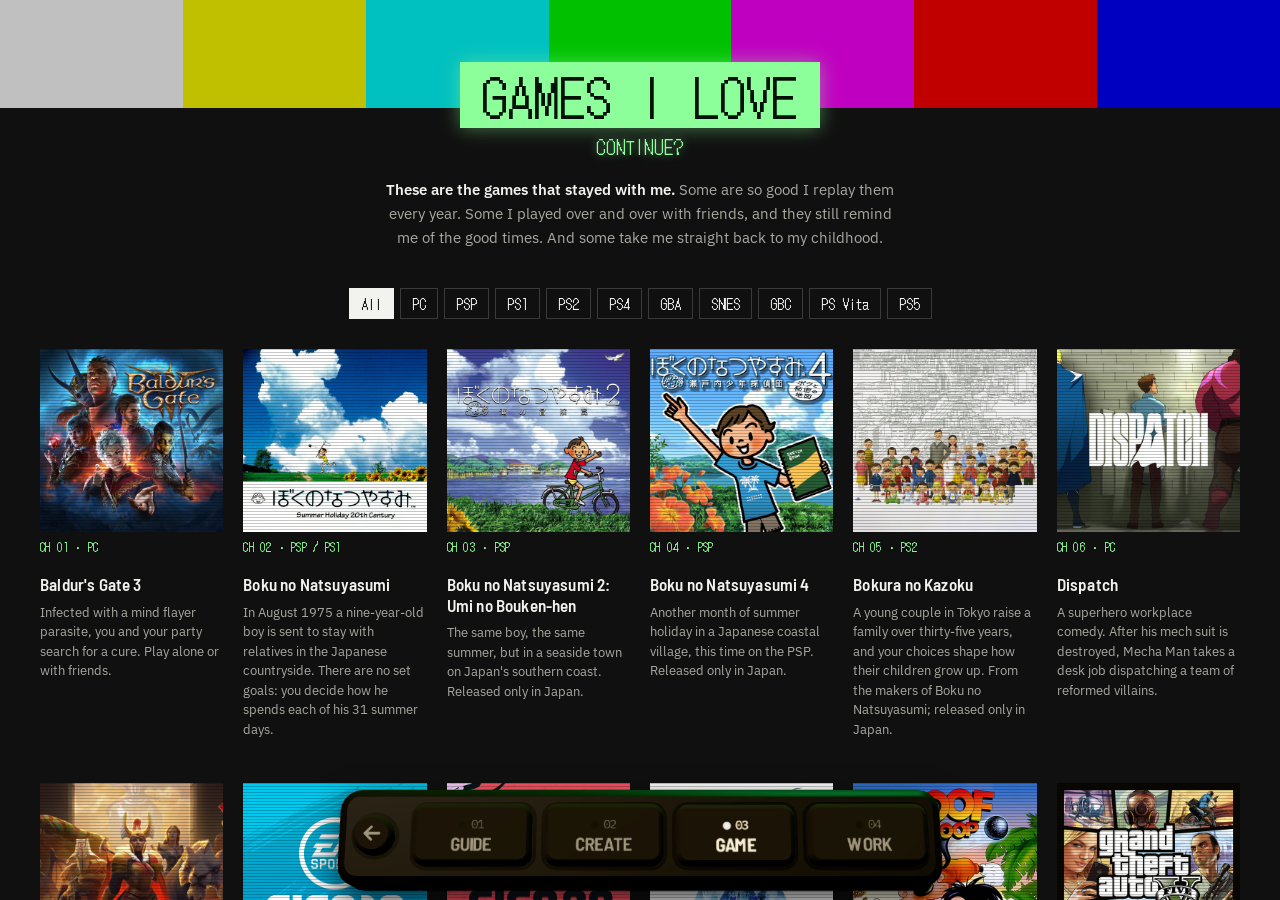
<file: game/index.html>
<!doctype html>
<!-- The address of the GAME page. The site is one page (../index.html): this sends visitors there with
     ?to=game, and the site shows this address again and opens the page. Title and description are for links
     shared on other sites; the description is the owner's line for this TV on the pager. -->
<html lang="en">
<head>
<meta charset="utf-8">
<meta name="viewport" content="width=device-width, initial-scale=1">
<title>Game · briandi.to</title>
<meta name="description" content="Brian, sometimes Link from Zelda, Michael De Santa from GTA V, or Joker from Persona 5.">
<meta property="og:title" content="Game · briandi.to">
<meta property="og:description" content="Brian, sometimes Link from Zelda, Michael De Santa from GTA V, or Joker from Persona 5.">
<link rel="icon" href="../favicon.ico" sizes="any">
<link rel="icon" type="image/png" sizes="32x32" href="../meta/icon-32.png">
<link rel="icon" type="image/png" sizes="192x192" href="../meta/icon-192.png">
<link rel="apple-touch-icon" href="../meta/apple-touch-icon.png">
<!-- link previews (Facebook, LINE, Slack, iMessage, X): the image address must be absolute -->
<meta property="og:type" content="website">
<meta property="og:site_name" content="briandi.to">
<meta property="og:url" content="https://briandi.to/game/">
<meta property="og:image" content="https://briandi.to/meta/share.png">
<meta property="og:image:width" content="1200">
<meta property="og:image:height" content="630">
<meta property="og:image:alt" content="briandi.to in green on a black program guide screen, with Briandito Priambodo: husband, artist, designer">
<meta name="twitter:card" content="summary_large_image">
<meta name="twitter:site" content="@briandito">
<meta name="twitter:creator" content="@briandito">
<meta name="twitter:title" content="Game · briandi.to">
<meta name="twitter:description" content="Brian, sometimes Link from Zelda, Michael De Santa from GTA V, or Joker from Persona 5.">
<meta name="twitter:image" content="https://briandi.to/meta/share.png">
<meta name="theme-color" content="#030403">
<script>location.replace('../?to=game' + location.hash);</script>
<noscript><meta http-equiv="refresh" content="0; url=../?to=game"></noscript>
<style>body { margin: 0; min-height: 100vh; background: #030403; }</style>
</head>
<body>
<p style="position: absolute; left: -9999px"><a href="../?to=game">Game · briandi.to</a></p>
</body>
</html>
</file>
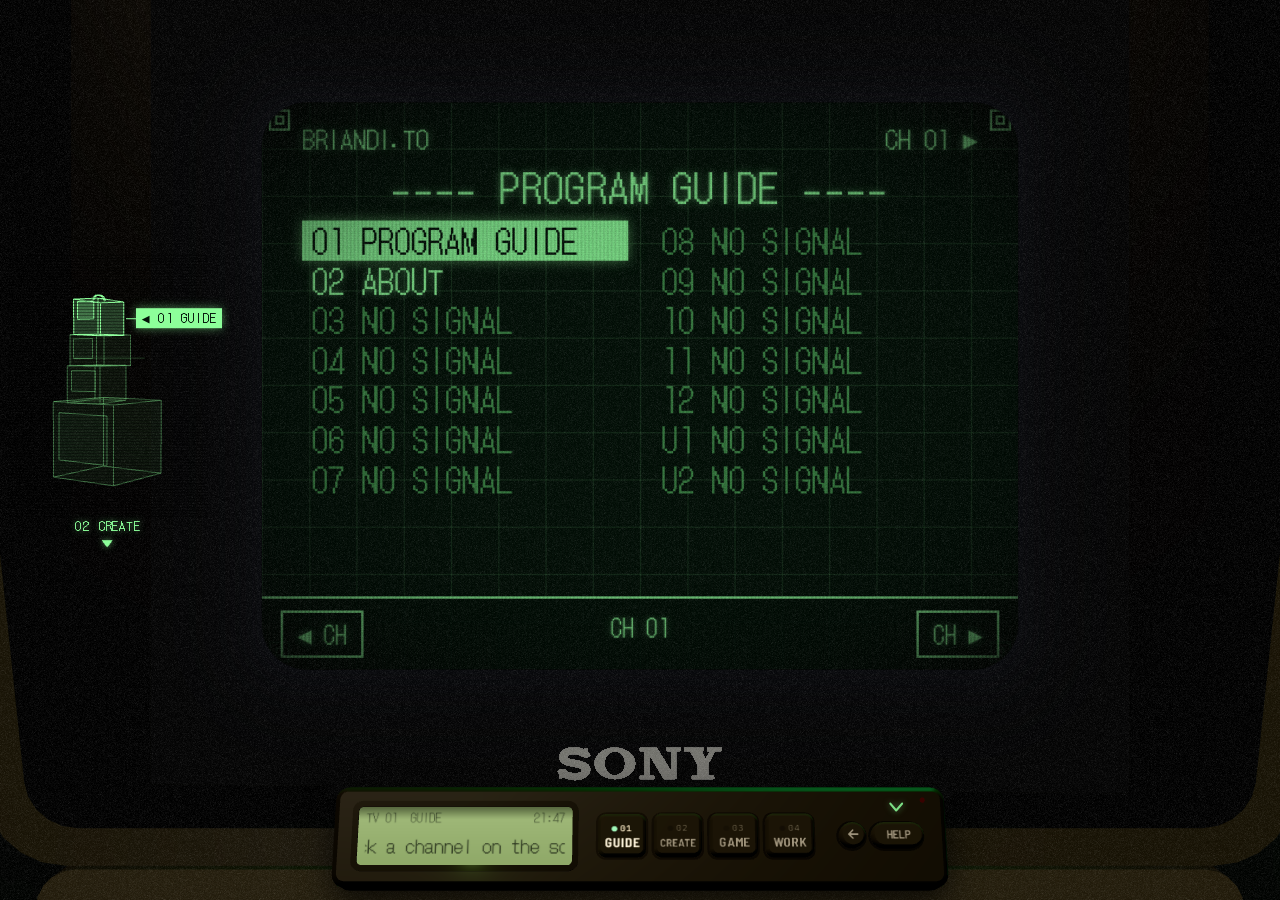
<file: guide/index.html>
<!doctype html>
<!-- The address of the GUIDE page. The site is one page (../index.html): this sends visitors there with
     ?to=guide, and the site shows this address again and opens the page. Title and description are for links
     shared on other sites; the description is the owner's line for this TV on the pager. -->
<html lang="en">
<head>
<meta charset="utf-8">
<meta name="viewport" content="width=device-width, initial-scale=1">
<title>Guide · briandi.to</title>
<meta name="description" content="How to navigate this website">
<meta property="og:title" content="Guide · briandi.to">
<meta property="og:description" content="How to navigate this website">
<link rel="icon" href="../favicon.ico" sizes="any">
<link rel="icon" type="image/png" sizes="32x32" href="../meta/icon-32.png">
<link rel="icon" type="image/png" sizes="192x192" href="../meta/icon-192.png">
<link rel="apple-touch-icon" href="../meta/apple-touch-icon.png">
<!-- link previews (Facebook, LINE, Slack, iMessage, X): the image address must be absolute -->
<meta property="og:type" content="website">
<meta property="og:site_name" content="briandi.to">
<meta property="og:url" content="https://briandi.to/guide/">
<meta property="og:image" content="https://briandi.to/meta/share.png">
<meta property="og:image:width" content="1200">
<meta property="og:image:height" content="630">
<meta property="og:image:alt" content="briandi.to in green on a black program guide screen, with Briandito Priambodo: husband, artist, designer">
<meta name="twitter:card" content="summary_large_image">
<meta name="twitter:site" content="@briandito">
<meta name="twitter:creator" content="@briandito">
<meta name="twitter:title" content="Guide · briandi.to">
<meta name="twitter:description" content="How to navigate this website">
<meta name="twitter:image" content="https://briandi.to/meta/share.png">
<meta name="theme-color" content="#030403">
<script>location.replace('../?to=guide' + location.hash);</script>
<noscript><meta http-equiv="refresh" content="0; url=../?to=guide"></noscript>
<style>body { margin: 0; min-height: 100vh; background: #030403; }</style>
</head>
<body>
<p style="position: absolute; left: -9999px"><a href="../?to=guide">Guide · briandi.to</a></p>
</body>
</html>
</file>
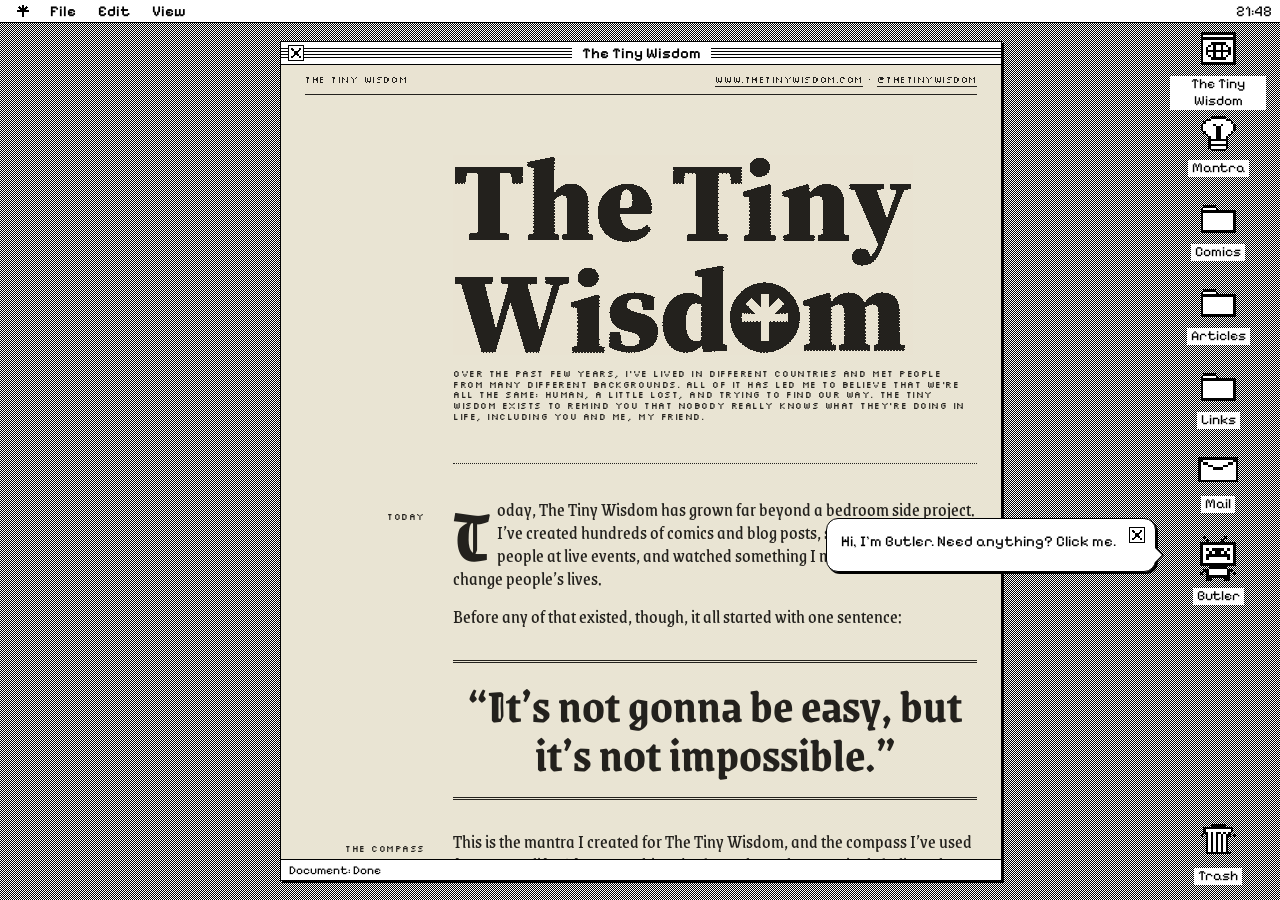
<file: ttw/index.html>
<!doctype html>
<html lang="en">
<head>
<meta charset="utf-8">
<meta name="viewport" content="width=device-width, initial-scale=1, maximum-scale=1, user-scalable=no">
<script>document.addEventListener('gesturestart', (e) => e.preventDefault());   /* Safari: no pinch zoom */</script>
<title>The Tiny Wisdom</title>
<link rel="icon" href="../favicon.ico" sizes="any">
<link rel="icon" type="image/png" sizes="32x32" href="../meta/icon-32.png">
<link rel="apple-touch-icon" href="../meta/apple-touch-icon.png">
<!-- The CREATE page of briandi.to: The Tiny Wisdom as an old 1-bit desktop. Shown full screen inside the CREATE TV's
     page (an iframe in ../index.html), and works on its own at /ttw/. Built from the owner's mockup
     (https://claude.ai/artifact/VqFC4Atqy9j9yb9ZJkRjd5). Comic images are in comics/; the logo and figures in ../art/.
     The article text is in the "articles" data below; the About text, story and mantra are in the script. -->
<link rel="preconnect" href="https://fonts.googleapis.com">
<link rel="stylesheet" href="https://fonts.googleapis.com/css2?family=Grenze+Gotisch:wght@500;700&family=Grenze:ital,wght@0,400;0,600;1,400&family=Pixelify+Sans:wght@400;600&family=Silkscreen&family=IBM+Plex+Sans:wght@400;500;600&family=IBM+Plex+Mono:wght@500&display=swap">
<style>
/* Layout: an olive studio wall (from the reference) with one old-computer screen at a time; tabs on top, notes beside. */
:root {
  --wall: #3c4a2a; --wall-ink: #ecebe2; --wall-dim: #b9bba8; --card: #2f3a21; --line: #56653f; --accent: #ecebe2;
  --sans: "IBM Plex Sans", system-ui, sans-serif; --mono: "IBM Plex Mono", ui-monospace, monospace;
  --pix: "Pixelify Sans", ui-monospace, monospace; --tiny: "Silkscreen", ui-monospace, monospace;
  --grenze: "Grenze", Georgia, serif; --gotisch: "Grenze Gotisch", "Grenze", Georgia, serif;
  color-scheme: dark;
}
body { background: var(--wall); color: var(--wall-ink); font: 15px/1.5 var(--sans);
  padding-left: max(16px, env(safe-area-inset-left, 0px)); padding-right: max(16px, env(safe-area-inset-right, 0px)); }
.shell { max-width: 1240px; margin: 0 auto; padding-block: 28px 56px; display: grid; gap: 18px; }
h1 { margin: 0; font: 600 28px/1.15 var(--sans); text-wrap: balance; }
.intro p { margin: 6px 0 0; color: var(--wall-dim); max-width: 80ch; font-size: 14px; }
.tabs { display: flex; flex-wrap: wrap; gap: 8px; }
.tabs button { font: 500 13px/1 var(--mono); color: var(--wall-dim); background: var(--card); border: 1px solid var(--line); border-radius: 4px; padding: 10px 12px; cursor: pointer; display: flex; gap: 8px; }
.tabs button[aria-selected="true"] { color: #1d2414; background: var(--accent); border-color: var(--accent); }
.tabs button:focus-visible { outline: 2px solid var(--accent); outline-offset: 2px; }
.stage { display: grid; grid-template-columns: minmax(0, 1fr) minmax(0, 270px); gap: 26px; align-items: start; }
.notes { display: grid; gap: 14px; font-size: 14px; color: var(--wall-dim); position: sticky; top: 16px; }
.notes b { display: block; color: var(--wall-ink); font: 500 12px/1.4 var(--mono); letter-spacing: 0.08em; text-transform: uppercase; margin-bottom: 2px; }
.notes .try { padding: 12px 14px; background: var(--card); border: 1px solid var(--line); border-radius: 6px; color: var(--wall-ink); }
@media (max-width: 960px) { .stage { grid-template-columns: 1fr; } .notes { position: static; order: -1; } }
.mock[hidden] { display: none; }
.crt { position: relative; height: min(80vh, 740px); min-height: 580px; border-radius: 14px; overflow: hidden; box-shadow: 0 0 0 10px #1b1f15, 0 24px 60px rgba(0,0,0,.5); }
.dith { display: block; image-rendering: pixelated; image-rendering: crisp-edges; max-width: 100%; }
a { color: inherit; }

/* ================= A. Desktop ================= */
.a { --b: #000; --w: #fff; background: var(--w); color: var(--b); font: 400 15px/1.35 var(--pix); user-select: none; }
.a-desk { position: absolute; inset: 22px 0 0; background: repeating-conic-gradient(#000 0 25%, #fff 0 50%) 0 0 / 2px 2px; overflow: hidden; }
.a-menu { position: absolute; inset: 0 0 auto; height: 22px; display: flex; align-items: center; gap: 2px; padding: 0 8px; background: var(--w); border-bottom: 1px solid var(--b); z-index: 900; font: 600 15px/1 var(--pix); }
.a-menu > button { all: unset; padding: 3px 10px; cursor: pointer; }
.a-menu > button:hover, .a-menu > button[aria-expanded="true"] { background: var(--b); color: var(--w); }
.a-menu > button:hover svg, .a-menu > button[aria-expanded="true"] svg { filter: invert(1); }
.a-menu .logo { display: grid; place-items: center; padding: 3px 7px; }
.a-menu .logo svg { width: 16px; height: 16px; }   /* whole pixels: the 16 x 16 sprout is drawn 1:1 */
.a-menu .clock { margin-left: auto; font-weight: 400; }
.a-drop { position: absolute; top: 22px; z-index: 950; min-width: 230px; background: var(--w); border: 1px solid var(--b); box-shadow: 2px 2px 0 var(--b); padding: 2px 0; }
.a-drop[hidden] { display: none; }
.a-drop button { all: unset; display: flex; justify-content: space-between; gap: 18px; width: 100%; box-sizing: border-box; padding: 3px 14px; cursor: pointer; }
.a-drop button:hover:not(:disabled), .a-drop button:focus-visible { background: var(--b); color: var(--w); }
.a-drop button:disabled { color: #8a8a8a; cursor: default; }
.a-drop button kbd { font: inherit; opacity: .75; }
.a-drop button[aria-checked="true"]::before { content: "✓"; position: absolute; margin-left: -11px; }
.a-drop hr { border: 0; border-top: 1px dotted var(--b); margin: 3px 0; }
.a-icons { position: absolute; inset: 0; z-index: 2; pointer-events: none; }
.a-icon { all: unset; position: absolute; display: grid; justify-items: center; gap: 4px; width: 96px; cursor: default; text-align: center; pointer-events: auto; touch-action: none; }
.a-icon svg { width: 40px; height: 40px; shape-rendering: crispEdges; }
.a-icon span { padding: 0 4px; background: var(--w); font-size: 14px; line-height: 1.2; }
.a-icon.sel span { background: var(--b); color: var(--w); }
.a-icon.sel svg { filter: invert(1); }
.a-icon:focus-visible span { outline: 1px dotted var(--b); outline-offset: 1px; }
.a-desk.by-name .a-icon { width: 170px; grid-template-columns: 20px 1fr; justify-items: start; align-items: center; text-align: left; }
.a-desk.by-name .a-icon svg { width: 18px; height: 18px; }
.a-win { position: absolute; background: var(--w); border: 1px solid var(--b); box-shadow: 2px 2px 0 var(--b); display: flex; flex-direction: column; min-width: 200px; max-width: calc(100% - 12px); }
.a-win[hidden] { display: none; }
.a-title { position: relative; height: 22px; flex: none; display: flex; align-items: center; justify-content: center; border-bottom: 1px solid var(--b); cursor: grab; touch-action: none;
  background: repeating-linear-gradient(to bottom, var(--w) 0 2px, var(--b) 2px 3px) 0 4px / 100% 14px no-repeat; }
.a-win:not(.front) .a-title { background: var(--w); }
.a-title span { padding: 0 10px; background: var(--w); font: 600 15px/1 var(--pix); white-space: nowrap; overflow: hidden; text-overflow: ellipsis; max-width: calc(100% - 60px); }
.a-close { all: unset; position: absolute; left: 7px; top: 3px; width: 14px; height: 14px; border: 1px solid var(--b); background: var(--w); cursor: pointer; display: grid; place-items: center; }
.a-close svg { width: 10px; height: 10px; shape-rendering: crispEdges; }
.a-close:hover { background: var(--b); } .a-close:hover svg { filter: invert(1); }
.a-close:focus-visible { outline: 1px dotted var(--b); outline-offset: 2px; }
.a-info { display: flex; justify-content: space-between; padding: 3px 10px; border-bottom: 1px solid var(--b); font-size: 13px; flex: none; }
.a-scroller { display: grid; grid-template-columns: 1fr 16px; flex: 1; min-height: 0; }
.a-body { min-height: 0; overflow: auto; padding: 14px 18px; scrollbar-width: none; user-select: text; }
.a-body::-webkit-scrollbar { display: none; }
.a-bar { border-left: 1px solid var(--b); background: repeating-conic-gradient(#000 0 25%, #fff 0 50%) 0 0 / 2px 2px; position: relative; }
.a-bar i { position: absolute; left: 0; right: 0; top: 0; height: 22px; background: var(--w); border-block: 1px solid var(--b); }
.a-body p { margin: 0 0 0.8em; }
.a-body .lead { font-weight: 600; }
.a-body .small-logo { width: 150px; margin: 2px 0 14px; }
.a-files { display: flex; flex-wrap: wrap; gap: 8px 4px; padding: 14px 10px; align-content: flex-start; }
.a-files .a-icon { position: static; }
.a-list { list-style: none; margin: 0; padding: 6px 0; }
.a-list li { display: grid; grid-template-columns: 22px 1fr auto; gap: 8px; align-items: center; padding: 3px 12px; }
.a-list li svg { width: 18px; height: 18px; shape-rendering: crispEdges; }
.a-list li small { font-size: 13px; color: #555; }
.a-dlg { width: 400px; }
.a-dlg .a-body { display: grid; grid-template-columns: 44px 1fr; gap: 14px; align-items: start; padding: 18px; }
.a-dlg .a-body > svg, .a-dlg .a-body > canvas { width: 40px; height: 40px; shape-rendering: crispEdges; }
.a-btns { grid-column: 1 / -1; display: flex; justify-content: flex-end; gap: 14px; margin-top: 4px; }
.a-btn { all: unset; padding: 3px 20px; border: 1px solid var(--b); border-radius: 9px; cursor: pointer; font-weight: 600; text-align: center; }
.a-btn.default { border-width: 2px; box-shadow: 0 0 0 2px var(--w), 0 0 0 4px var(--b); }
.a-btn:active, .a-btn:focus-visible { background: var(--b); color: var(--w); }
.a-note textarea { all: unset; box-sizing: border-box; flex: 1; width: 100%; padding: 12px 14px; font: 400 16px/1.35 var(--pix); white-space: pre-wrap; user-select: text; cursor: text; }
/* the note is a little mail form: To, Title, the note, Send */
.n-row { flex: none; display: grid; grid-template-columns: 52px 1fr; align-items: center; gap: 6px; padding: 5px 12px; border-bottom: 1px solid var(--b); font-size: 14px; }
.n-row b { font-weight: 600; }
.n-row input { all: unset; min-width: 0; font: 400 15px/1.3 var(--pix); user-select: text; cursor: text; }
.n-foot { flex: none; display: flex; align-items: center; justify-content: space-between; gap: 10px; padding: 8px 12px; border-top: 1px solid var(--b); font-size: 13px; }
.n-foot .a-btn:disabled { opacity: .35; cursor: default; }
/* the sending window: the computer sends the note across the wire to a turning globe */
.a-send .a-body { padding: 14px 16px 16px; user-select: none; }
.a-send canvas { display: block; width: 100%; aspect-ratio: 160 / 60; image-rendering: pixelated; border: 1px solid var(--b); margin-bottom: 10px; }
.a-send p { margin: 0 0 8px; font-weight: 600; }
.a-specs { display: grid; grid-template-columns: auto 1fr; gap: 4px 14px; margin: 0; }
.a-specs dt { font-weight: 600; } .a-specs dd { margin: 0; }
.a-meter { height: 10px; border: 1px solid var(--b); margin-top: 3px; }
.a-meter i { display: block; height: 100%; background: repeating-conic-gradient(#000 0 25%, #fff 0 50%) 0 0 / 2px 2px; }
/* the boot screen for Restart */
.a-boot { position: absolute; inset: 0; z-index: 1000; display: grid; place-items: center; background: repeating-conic-gradient(#000 0 25%, #fff 0 50%) 0 0 / 2px 2px; }
.a-boot[hidden] { display: none; }
.a-boot div { background: var(--w); border: 1px solid var(--b); box-shadow: 2px 2px 0 var(--b); padding: 22px 30px; display: grid; justify-items: center; gap: 12px; font-weight: 600; }
.a-boot.black { background: #000; }
.a-boot.black div { display: none; }
/* Butler, in pixels */
.a-butler .a-body { display: grid; grid-template-columns: 112px 1fr; gap: 14px; padding: 14px; }
.a-bot { all: unset; cursor: pointer; display: block; width: 112px; height: 112px; }
.a-bot canvas { width: 112px; height: 112px; image-rendering: pixelated; }
.a-bot:focus-visible { outline: 1px dotted var(--b); outline-offset: 2px; }
.a-bot.shake { animation: a-shake .3s steps(3) 2; }
@keyframes a-shake { 33% { transform: translateX(-3px); } 66% { transform: translateX(3px); } }
.a-say { position: relative; border: 1px solid var(--b); border-radius: 10px; padding: 10px 12px; min-height: 88px; }
.a-say::before { content: ""; position: absolute; left: -9px; top: 24px; border: 8px solid transparent; border-right-color: var(--b); border-left: 0; }
.a-say::after { content: ""; position: absolute; left: -7px; top: 25px; border: 7px solid transparent; border-right-color: var(--w); border-left: 0; }
.a-say p { margin: 0 0 8px; }
.a-asks { list-style: none; margin: 0; padding: 0; display: grid; gap: 2px; }
.a-asks button { all: unset; display: block; width: 100%; box-sizing: border-box; padding: 2px 6px; cursor: pointer; }
.a-asks button::before { content: "▸ "; }
.a-asks button:hover, .a-asks button:focus-visible { background: var(--b); color: var(--w); }
.a-asks em { font: 400 11px/1 var(--tiny); font-style: normal; border: 1px solid currentColor; padding: 1px 3px; margin-left: 6px; }
.a-balloon { position: absolute; z-index: 800; box-sizing: border-box; background: var(--w); border: 1px solid var(--b); border-radius: 12px; box-shadow: 2px 2px 0 var(--b); padding: 12px 14px; }
.a-balloon[hidden] { display: none; }
.a-balloon::before, .a-balloon::after { content: ""; position: absolute; top: calc(var(--tail, 30px) - 9px); border: 9px solid transparent; }
.a-balloon::before { right: -18px; border-left-color: var(--b); }
.a-balloon::after { right: -16px; border-left-color: var(--w); }
.a-balloon.to-above::before, .a-balloon.to-below::before, .a-balloon.to-above::after, .a-balloon.to-below::after { right: auto; top: auto; left: var(--tailx, 50%); }
.a-balloon.to-above::before { bottom: -18px; border-left-color: transparent; border-top-color: var(--b); }
.a-balloon.to-above::after { bottom: -16px; border-left-color: transparent; border-top-color: var(--w); }
.a-balloon.to-below::before { top: -18px; border-left-color: transparent; border-bottom-color: var(--b); }
.a-balloon.to-below::after { top: -16px; border-left-color: transparent; border-bottom-color: var(--w); }
.a-balloon.to-right::before { right: auto; left: -18px; border-left-color: transparent; border-right-color: var(--b); }
.a-balloon.to-right::after { right: auto; left: -16px; border-left-color: transparent; border-right-color: var(--w); }
.a-balloon .a-say { border: 0; border-radius: 0; padding: 0; min-height: 0; }
.a-balloon .a-say::before, .a-balloon .a-say::after { display: none; }
.a-bclose { all: unset; position: relative; z-index: 2; float: right; margin: -4px -4px 4px 8px; width: 14px; height: 14px; border: 1px solid var(--b); display: grid; place-items: center; cursor: pointer; background: var(--w); }
.a-bclose svg { width: 10px; height: 10px; shape-rendering: crispEdges; }
.a-bclose:hover { background: var(--b); } .a-bclose:hover svg { filter: invert(1); }
.a-butler-icon svg { width: 48px; height: 48px; }
.a-butler-icon.shake { animation: a-shake .3s steps(3) 2; }
.a-toast { position: absolute; left: 50%; bottom: 16px; transform: translateX(-50%); z-index: 990; background: var(--w); border: 1px solid var(--b); box-shadow: 2px 2px 0 var(--b); padding: 5px 12px; }
.a-toast[hidden] { display: none; }

.a-browser { display: flex; flex-direction: column; }
.br-page { position: relative; flex: 1; min-height: 0; container-type: inline-size; user-select: text; }
.br-status { flex: none; border-top: 1px solid var(--b); padding: 2px 8px; font-size: 12px; white-space: nowrap; overflow: hidden; text-overflow: ellipsis; }
@container (max-width: 600px) { .br-page .bk { grid-template-columns: minmax(0, 1fr); padding: 0 18px 60px; } .br-page .bk > * { grid-column: 1 !important; } .br-page .bk-m { text-align: left; display: flex; gap: 10px; align-items: baseline; margin-top: 10px; } .br-page .bk-m b { font-size: 34px; } }

.a-slides { display: flex; flex-direction: column; }
.sl-stage { position: relative; flex: 1; min-height: 0; background: #fff; }
.sl-stage img { position: absolute; inset: 8px; width: calc(100% - 16px); height: calc(100% - 16px); object-fit: contain; display: block; }
.sl-bar { flex: none; display: flex; align-items: center; justify-content: space-between; gap: 12px; padding: 8px 12px; border-top: 1px solid var(--b); }
.sl-bar .a-btn:disabled { opacity: .35; cursor: default; }
.sl-pos { font-variant-numeric: tabular-nums; }
.sl-follow { flex: none; display: flex; align-items: center; gap: 10px; padding: 8px 12px; border-top: 1px solid var(--b); text-decoration: none; }
.sl-follow svg { width: 24px; height: 24px; flex: none; shape-rendering: crispEdges; }
.sl-follow span { text-decoration: underline; text-underline-offset: 3px; }
.sl-follow.end { background: var(--b); color: var(--w); } .sl-follow.end svg { filter: invert(1); }
.a.narrow .a-icon { width: 72px; } .a.narrow .a-icon svg { width: 32px; height: 32px; } .a.narrow .a-icon span { font-size: 12px; }
.a.narrow .a-butler-icon svg { width: 36px; height: 36px; }
.sl-bar .a-btn { white-space: nowrap; } .a.narrow .sl-bar { gap: 6px; padding: 8px; } .a.narrow .sl-bar .a-btn { padding: 3px 10px; } .sl-pos { white-space: nowrap; }
.a-more { margin-top: 1.4em !important; padding-top: 10px; border-top: 1px dotted var(--b); }

/* ================= B. Pixel zine: shared ================= */
.z { --paper: #e9e4d3; --ink: #24221d; --band: #d6d0bc; background: var(--paper); color: var(--ink); font: 400 19px/1.22 var(--grenze); }
.z .crisp { filter: url(#onebit); }
.z-scroll { position: absolute; inset: 0; overflow-y: auto; overflow-x: hidden; scrollbar-width: thin; scrollbar-color: var(--ink) var(--paper); }
.z-label { font: 400 9px/1.2 var(--tiny); letter-spacing: 0.06em; text-transform: uppercase; }
.z p { margin: 0 0 0.75em; }
.z h2, .z h3 { margin: 0; font-weight: 700; font-family: var(--gotisch); }
.z a { text-underline-offset: 3px; }
.z-mantra { font: 700 clamp(28px, 4.2vw, 48px)/1.02 var(--gotisch); }

/* B1 Booklet: one printed column with marginalia */
.bk { max-width: 860px; margin: 0 auto; padding: 0 24px 80px; display: grid; grid-template-columns: 120px minmax(0, 1fr); column-gap: 28px; }
.bk-run { grid-column: 1 / -1; position: sticky; top: 0; z-index: 2; display: flex; justify-content: space-between; padding: 10px 0 8px; margin-bottom: 30px; background: var(--paper); border-bottom: 1px solid var(--ink); }
.bk-front { grid-column: 2; padding: 30px 0 40px; border-bottom: 1px dotted var(--ink); margin-bottom: 34px; }
.bk-front .z-label { margin-top: 14px; }
.bk-m { grid-column: 1; text-align: right; padding-top: 4px; }
.bk-m b { display: block; font: 700 42px/0.9 var(--gotisch); }
.bk-t { grid-column: 2; max-width: 34em; }
.bk-drop::first-letter { float: left; font: 700 76px/0.78 var(--gotisch); margin: 6px 8px 0 0; }
.bk-mantra { grid-column: 2; margin: 18px 0 30px; padding: 18px 0; border-block: 3px double var(--ink); text-align: center; }
.bk-fn { grid-column: 2; margin-top: 30px; padding-top: 12px; border-top: 1px solid var(--ink); font-size: 16px; }
.bk-colo { grid-column: 2; margin-top: 30px; display: grid; justify-items: center; gap: 8px; }
@media (max-width: 680px) { .bk { grid-template-columns: minmax(0, 1fr); } .bk > * { grid-column: 1 !important; } .bk-m { text-align: left; display: flex; gap: 10px; align-items: baseline; margin-top: 10px; } .bk-m b { font-size: 34px; } }

.bk-strip { grid-column: 1 / -1; min-width: 0; margin: 10px 0 34px; border-top: 3px double var(--ink); border-bottom: 3px double var(--ink); }
.bk-strip-head { display: flex; justify-content: space-between; padding: 8px 0 0; }
.bk-strip .st-row { padding: 14px 2px; cursor: grab; user-select: none; -webkit-user-select: none; overscroll-behavior-x: contain; }
.bk-strip .st-row.dragging { cursor: grabbing; scroll-snap-type: none; }
.bk-strip .st-row.dragging .st-p { pointer-events: none; }
.bk-strip .st-p { width: min(310px, 80%); }
.bk-strip .st-p .in { overflow: visible; }
.bk-strip .st-nav { padding: 8px 0; }
.bk-strip .st-row:focus-visible { outline: 1px dashed var(--ink); outline-offset: 2px; }

/* B2 Index cards: a grid of cards pinned to the board */
.cd { padding: 18px; display: grid; grid-template-columns: repeat(6, minmax(0, 1fr)); gap: 12px; align-items: stretch; }
.cd-card { border: 1px solid var(--ink); background: var(--paper); display: flex; flex-direction: column; min-width: 0; }
.cd-card > .z-label { padding: 6px 10px; border-bottom: 1px solid var(--ink); display: flex; justify-content: space-between; }
.cd-card > .in { padding: 12px 14px; flex: 1; }
.cd-ink { background: var(--ink); color: var(--paper); }
.cd-ink > .z-label { border-color: var(--paper); }
.cd-logo { grid-column: span 4; } .cd-fig { grid-column: span 2; grid-row: span 2; } .cd-intro { grid-column: span 4; }
.cd-mantra { grid-column: span 6; } .cd-mantra .in { display: grid; place-items: center; padding: 40px 20px; text-align: center; }
.cd-age { grid-column: span 3; } .cd-age .in { display: grid; grid-template-columns: auto 1fr; gap: 12px; align-items: start; }
.cd-age b { font: 700 64px/0.8 var(--gotisch); }
.cd-why { grid-column: span 4; } .cd-links { grid-column: span 2; } .cd-close { grid-column: span 6; } .cd-close .in { columns: 2 280px; column-gap: 28px; }
.cd-links .in { display: grid; gap: 10px; align-content: start; font: 600 20px/1.2 var(--grenze); }
@media (max-width: 760px) { .cd { grid-template-columns: 1fr; } .cd > * { grid-column: auto !important; grid-row: auto !important; } }

/* B3 Comic strip: the story as panels, scrolled sideways */
.st { position: absolute; inset: 0; display: grid; grid-template-rows: auto 1fr auto; }
.st-head { display: flex; align-items: center; justify-content: space-between; gap: 16px; padding: 12px 18px; border-bottom: 1px solid var(--ink); }
.st-head canvas { height: auto; }
.st-row { display: flex; gap: 14px; padding: 18px; overflow-x: auto; overflow-y: hidden; scroll-snap-type: x mandatory; scrollbar-width: thin; scrollbar-color: var(--ink) var(--paper); }
.st-p { flex: none; width: min(360px, 80%); scroll-snap-align: start; border: 3px solid var(--ink); display: flex; flex-direction: column; min-height: 0; overflow: hidden; }
.st-p .z-label { padding: 6px 10px; border-bottom: 1px solid var(--ink); display: flex; justify-content: space-between; }
.st-p .in { padding: 14px; overflow-y: auto; flex: 1; scrollbar-width: none; }
.st-p .in::-webkit-scrollbar { display: none; }
.st-p.wide { width: min(560px, 88%); }
.st-p .age { font: 700 92px/0.8 var(--gotisch); margin-bottom: 10px; }
.st-p.ink { background: var(--ink); color: var(--paper); }
.st-p.ink .z-label { border-color: var(--paper); }
.st-p.center .in { display: grid; place-items: center; text-align: center; }
.st-nav { display: flex; justify-content: space-between; align-items: center; padding: 8px 18px; border-top: 1px solid var(--ink); }
.st-nav button { all: unset; cursor: pointer; padding: 6px 12px; border: 1px solid var(--ink); font: 400 10px/1 var(--tiny); }
.st-nav button:hover, .st-nav button:focus-visible { background: var(--ink); color: var(--paper); }

/* B4 Broadsheet: a newspaper front page */
.bs { max-width: 1080px; margin: 0 auto; padding: 18px 22px 70px; }
.bs-mast { text-align: center; border-bottom: 3px double var(--ink); padding-bottom: 6px; }
.bs-mast h2 { font: 700 clamp(48px, 9vw, 112px)/0.9 var(--gotisch); }
.bs-date { display: flex; justify-content: space-between; gap: 10px; padding: 6px 0; border-bottom: 1px solid var(--ink); flex-wrap: wrap; }
.bs-head { padding: 18px 0 10px; text-align: center; }
.bs-head .z-mantra { font-size: clamp(34px, 5.4vw, 64px); }
.bs-deck { text-align: center; font-style: italic; margin: 8px auto 16px; max-width: 40em; }
.bs-body { display: grid; grid-template-columns: minmax(0, 3fr) minmax(0, 1fr); gap: 0; border-top: 1px solid var(--ink); }
.bs-cols { columns: 3 220px; column-gap: 22px; column-rule: 1px solid var(--ink); padding: 16px 22px 0 0; }
.bs-cols p:first-child::first-letter { float: left; font: 700 62px/0.8 var(--gotisch); margin: 4px 6px 0 0; }
.bs-fig { break-inside: avoid; margin: 0 0 12px; }
.bs-fig figcaption { margin-top: 4px; }
.bs-side { border-left: 1px solid var(--ink); padding: 16px 0 0 18px; }
.bs-side h3 { font-size: 28px; margin-bottom: 8px; }
.bs-side .row { display: grid; grid-template-columns: 2.2em 1fr; gap: 6px; padding: 8px 0; border-top: 1px dotted var(--ink); font-size: 16px; }
.bs-side .row b { font: 700 26px/1 var(--gotisch); }
.bs-foot { margin-top: 22px; border-top: 3px double var(--ink); padding-top: 8px; display: flex; gap: 22px; justify-content: center; font: 600 20px/1.2 var(--grenze); }
@media (max-width: 760px) { .bs-body { grid-template-columns: 1fr; } .bs-side { border-left: 0; border-top: 1px solid var(--ink); padding-left: 0; } .bs-cols { padding-right: 0; } }
@media (prefers-reduced-motion: reduce) { .a-bot.shake { animation: none; } }
/* the site version: the desktop fills the window */
html, body { height: 100%; }
html { touch-action: pan-x pan-y; }   /* no double-tap or pinch zoom on phones */
body { margin: 0; padding: 0 !important; background: #000; overflow: hidden; }
.shell { max-width: none; padding: 0; display: block; height: 100%; }
.intro, .tabs, .notes, #o-b1, #o-b2, #o-b3, #o-b4 { display: none !important; }
.stage { display: block; height: 100%; }
.stage > div, .mock { height: 100%; }
.crt { height: 100%; min-height: 0; border-radius: 0; box-shadow: none; }
</style>
</head>
<body>

<svg width="0" height="0" style="position:absolute" aria-hidden="true" focusable="false">
  <!-- one-bit ink: every pixel is paper or ink, so type gets hard, jagged edges like a bitmap screen -->
  <filter id="onebit" x="0" y="0" width="100%" height="100%" color-interpolation-filters="sRGB">
    <feColorMatrix type="saturate" values="0"/>
    <feComponentTransfer><feFuncR type="discrete" tableValues="0.141 0.914"/><feFuncG type="discrete" tableValues="0.133 0.894"/><feFuncB type="discrete" tableValues="0.114 0.827"/></feComponentTransfer>
  </filter>
</svg>

<div class="shell">
  <header class="intro">
    <h1>The Tiny Wisdom, on an old computer</h1>
    <p>A and B combined: the working desktop, where The Tiny Wisdom icon opens the booklet (B1, with the ages as a comic strip) as a website in an old browser window. Butler sits on the desktop and talks in a balloon. Your logo, figures, story, mantra and links throughout; no comics or products.</p>
  </header>
  <div class="tabs" role="tablist" aria-label="Options" hidden>
    <button role="tab" id="t-a" aria-controls="o-a" aria-selected="true"><b>A</b>Desktop</button>
  </div>
  <div class="stage">
    <div>
      <section class="mock" id="o-a" role="tabpanel" aria-labelledby="t-a"><div class="crt a" id="a"></div></section>
      <section class="mock" id="o-b1" role="tabpanel" aria-labelledby="t-b1" hidden><div class="crt z" id="b1"></div></section>
      <section class="mock" id="o-b2" role="tabpanel" aria-labelledby="t-b2" hidden><div class="crt z" id="b2"></div></section>
      <section class="mock" id="o-b3" role="tabpanel" aria-labelledby="t-b3" hidden><div class="crt z" id="b3"></div></section>
      <section class="mock" id="o-b4" role="tabpanel" aria-labelledby="t-b4" hidden><div class="crt z" id="b4"></div></section>
    </div>
    <aside class="notes" id="notes" aria-live="polite"></aside>
  </div>
</div>

<script type="application/json" id="art">{"logo": "../art/ttw-logo.webp", "figures": "../art/ttw-figures.webp"}</script>
<script type="application/json" id="comics">{"big-fish": ["comics/big-fish-01.jpg", "comics/big-fish-02.jpg", "comics/big-fish-03.jpg", "comics/big-fish-04.jpg", "comics/big-fish-05.jpg", "comics/big-fish-06.jpg", "comics/big-fish-07.jpg"], "talent": ["comics/talent-01.jpg", "comics/talent-02.jpg", "comics/talent-03.jpg", "comics/talent-04.jpg", "comics/talent-05.jpg", "comics/talent-06.jpg", "comics/talent-07.jpg", "comics/talent-08.jpg", "comics/talent-09.jpg", "comics/talent-10.jpg", "comics/talent-11.jpg", "comics/talent-12.jpg"], "stolen": ["comics/stolen-01.jpg"]}</script>
<script type="application/json" id="articles">{
 "you-will-look-dumb-when-you-try-your-best": {
  "title": "You will look dumb when you try your best",
  "date": "2025-12-04",
  "paras": [
   "I recently watched a drama in which one character refused to leave his room. Whenever he was asked to do something to change his life, he has all these answers memorised:",
   "“I can’t do it.”",
   "“I’d look dumb doing it.”",
   "“I know people will make fun of me.”",
   "“I don’t want to look stupid for failing.”",
   "I recognised every word, because for years, that was me.",
   "I have always loved buying notebooks ever since I was a kid. However, for years, I have kept those notebooks clean. I’d write my name on the first page, feel a wave of cringe, and close it forever.",
   "Why? Because I felt dumb for writing my feelings in a book.",
   "When I told my friends I wanted to be a filmmaker, they were excited and jumped in to help. However, I was never inside the film itself. I hid behind the camera and only put my name at the end of the film.",
   "Why? Because I don’t want to look stupid in front of a camera.",
   "Even as an adult, I always avoided looking dumb. At work, I always found a way to avoid making mistakes. When things got challenging, I would ask my seniors for help or pass the work to my peers. I pretend to know what I am doing, and somehow, everyone at work bought it.",
   "Why? Because I don’t want people to know that I don’t know what I am doing.",
   "Over the years, I’ve always avoided looking dumb and stupid. I have never failed, not because I am intelligent, talented, or a genius, but because I have never tried.",
   "Until one day, I could no longer run away. My boss called me one morning and said something that shook my world that day.",
   "“Hey, I don’t enjoy working with you at all. Tell me how you can fix this.”",
   "Those two sentences shattered everything. The careful image I’d built, the competence I’d performed, the safety I’d maintained by never risking looking dumb, my world crumbled like a house of cards.",
   "Realising I couldn't avoid it any longer, I told him I honestly don’t know what I'm doing. I feared I might seem foolish and be criticised for my lack of knowledge.",
   "And to my surprise, he understood my fear and helped me become a better person. He did not push me or pressure me; he gave me room to make mistakes without being judged. More on that in another blog post, perhaps.",
   "# The turning point",
   "After that phone call, I realised I wasn’t just holding myself back. I was creating problems for everyone around me.",
   "My fear of looking stupid had made me unreliable. My need to appear perfect had made me incomplete. My pride in running away when things get hard only make me look stupid.",
   "The irony is brutal: by trying so hard not to look dumb, I was actually being dumb. In attempting to fool everyone, I was seen as a fool.",
   "And somehow, knowing that people already see me as a fool who can’t do anything right has set me free. I no longer carry the shackles of perfection, and it made me feel like I can do whatever I want.",
   "So I tried new things, I failed, made mistakes, learned from my experiences, and eventually became a better person.",
   "In the end, I realised that those who looked dumb were actually trying their best. And all this time, I was the dumb one for not trying my best.",
   "So friend, if you feel like you want to do something, but you are afraid of looking dumb, let’s push through the cringe.",
   "You might “look dumb” for trying.",
   "But you’re not dumb for trying your best.",
   "I hope you find this insightful. Remember:",
   "It’s not going to be easy,\nBut it’s not impossible.",
   "Your friend,\nBrian."
  ]
 },
 "ill-do-it-later": {
  "title": "“I’ll Do It Later”",
  "date": "2026-10-01",
  "paras": [
   "It’s just a small inconvenience.",
   "In the beginning, I ignore it. It’s small. It doesn’t really bother me. It is so easy to fix that I tell myself the most dangerous lie in the human language:",
   "“I’ll do it later.”",
   "We all have a “later,” don’t we? It’s a magical, mythical time in the future where we have infinite energy, unlimited focus, and a deep, passionate desire to finally organize the mess in our life.",
   "For me, it started with three tiny things:",
   "My phone charger. The wire was frayed and only worked if I propped it up at a very specific, delicate angle. I could have easily bought a new cable, but I kept telling myself I’d order one “tonight.” I’ll buy it later.",
   "My dirty clothes. I didn’t feel like doing a quick load of laundry, so the clothes kept piling up, day after day. I’ll wash them later.",
   "My employee ID card. Instead of keeping it in my work bag, I kept leaving it in random places—on the kitchen counter, the dining table, or on top of my work desk. I’ll find it later.",
   "Individually, these aren’t real problems — they are just tiny pebbles. But if you pile up enough of them, they become a mountain too heavy to carry. And eventually, a landslide is bound to happen.",
   "On a random weekday, sometime during the night, my phone cable slipped off its delicate angle. The phone stopped charging, and the battery died. Because my phone was dead, my morning alarm never went off.",
   "I woke up very late in a heart-pounding panic. I sprinted to my closet to get dressed, only to realize my laundry pile was now a mountain of unwashed clothes. I had zero clean work attire.",
   "In total desperation, I pulled out an old pair of pants and a shirt from the back of my wardrobe. Both were clothes that hadn’t fit me in years—squeezing my ribs and pulling awkwardly at my chest and shoulders.",
   "I ran out the door to catch the bus, but I had already missed my usual timing. Without my phone, I had to choose: should I wait, or should I walk?",
   "Waiting didn’t feel right. “I’m already late, I should get moving,” I thought to myself. So, I decided to walk.",
   "Less than one minute later, the bus drove right past me. If my phone had just five percent battery, I could have checked the app, seen the bus was two minutes away, and just waited.",
   "Instead, I spent the next fifteen minutes walking to the train station in tight, uncomfortable clothes, watching my morning unravel step by step.",
   "An hour later, I arrived at the office. I reached into my bag for my employee ID card, only to realize it wasn’t there. It was sitting comfortably on my desk at home.",
   "Because I didn’t have my card, I couldn’t scan through the turnstile. I had to stand in line at the visitor desk, fill out manual sign-in forms, prove my identity, and wait for my colleague to escort me in.",
   "I walked into my meeting more than 45 minutes late, utterly exhausted, embarrassed, and wearing a shirt that felt like it was made for a teenager.",
   "# Tiny inconveniences",
   "We often trick ourselves into believing that because a task is easy, it doesn’t carry any mental weight. But every time you walk past that pile of dirty clothes, your brain spends a fraction of a second thinking, “I need to do that.”",
   "When you have twenty small things pending, it’s just like having twenty browser tabs open in your mind. They run quietly in the background, draining your battery, slowing down your brain, and making you feel exhausted before your day has even started.",
   "They are all small. But together, they pile up and overwhelm us.",
   "So, the next time you realize you are slowly collecting pebbles, don’t try to clear the whole mountain at once. Just pick up one pebble.",
   "Because you don’t have to fix your whole life today. Today, just buy the new phone charger cable. Tomorrow, put your ID card in your bag. The day after, throw one load of clothes into the laundry.",
   "You don’t need to clear a mountain today.",
   "Stop carrying small inconveniences around with you.",
   "You just need to pick up one single pebble and throw it away.",
   "I hope you found this insightful, remember:",
   "It’s not going to be easy\nBut it’s not impossible",
   "Your friend,\nBrian"
  ]
 },
 "the-boring-adult-life": {
  "title": "The “boring” adult life",
  "date": "2026-11-04",
  "paras": [
   "You open your phone, and everyone is somewhere else.",
   "They are climbing a mountain in Switzerland, launching a startup, eating handmade sushi in Tokyo, or sharing a montage of their aesthetic 5 AM morning routine.",
   "Then you look up.",
   "You are sitting at your desk under flickering fluorescent lights in your cubicle. You just finished a spreadsheet that your colleagues will skim once, you’re on your third cup of lukewarm coffee, and five minutes ago you were venting to a coworker about a meeting that could have been an email.",
   "In a few hours, you will commute home, stare at the fridge, wash two dishes, scroll until your eyes burn, and go to bed dreading the sound of your alarm.",
   "It feels monotonous. It feels boring.",
   "And because nobody posts a reel about their piling laundry, their arguments with their spouses, or their increasing debts, we slowly convince ourselves of a lie: Everyone else is truly living, and I am the only one stuck in a loop.",
   "The internet isn’t real life. It’s a highlight reel of eight billion people sharing only their top 1% moments.",
   "What’s actually normal is the 9-to-5 grind. What’s normal is feeling exhausted, having days where nothing noteworthy happens, and wondering if this is really all there is.",
   "We’ve been conditioned to treat “boring” like a failure. We think if our days aren’t cinematic, we are wasting them. If our lives aren’t interesting, we are not truly living.",
   "So we chase the sparks. We live for the birthdays, the promotions, the annual vacations, the weddings, and the Friday nights. We crave that hit of dopamine: the sudden, thrilling interruption of our predictable lives.",
   "And wanting that doesn’t make you shallow. It makes you human.",
   "You are not weird for feeling tired of the routine. You are not broken for wanting a break from the ordinary. But more importantly: you are not missing out on life just because yours is “boring.”",
   "If every day were fireworks, your eyes wouldn’t gleam at the light, instead, you would got sick of the noise. The big, shining milestones only feel special because they stand against the boring days.",
   "So here’s a reminder that a boring life isn’t a wasted life. It is a stable life. It means nothing is on fire.",
   "You don’t need to turn every day into a movie to make your existence valid.",
   "Sometimes, living well just means getting through the ordinary days, making your morning cup of coffee, and realizing that a calm, ordinary life is miracle on its own.",
   "Don’t let social media tell you that your life is not worth living.",
   "I hope you found this insightful, remember:",
   "It’s not going to be easy\nBut it’s not impossible",
   "Your friend,\nBrian"
  ]
 }
}</script>
<script>
(() => {
  const ART = JSON.parse(document.getElementById('art').textContent);
  const COMICS = JSON.parse(document.getElementById('comics').textContent);
  const ARTICLES = JSON.parse(document.getElementById('articles').textContent);
  const $ = (id) => document.getElementById(id);
  const el = (t, c, txt) => { const e = document.createElement(t); if (c) e.className = c; if (txt != null) e.textContent = txt; return e; };
  const reduced = matchMedia('(prefers-reduced-motion: reduce)').matches;
  const coarse = matchMedia('(pointer: coarse)').matches;

  /* ---- the owner's words ---- */
  const MANTRA = 'It’s not gonna be easy, but it’s not impossible.';
  const ABOUT = [
    'Today, The Tiny Wisdom has grown far beyond a bedroom side project. I’ve created hundreds of comics and blog posts, spoken to hundreds of people at live events, and watched something I made genuinely change people’s lives.',
    'Before any of that existed, though, it all started with one sentence:',
    '“' + MANTRA + '”',
    'This is the mantra I created for The Tiny Wisdom, and the compass I’ve used for my own life. After everything I’ve been through, I genuinely believe that I will eventually end up where I want to be.',
    'There’s only one catch: it only happens if I don’t give up on myself.',
    'I haven’t just proven this theory once or twice—I’ve lived it so many times that it’s become a pattern.',
    'The formula itself is simple. The hard part is staying consistent, pushing through the cringe, getting back up when you’re knocked down, and believing you can actually become the best version of yourself.',
  ];
  const STORY = [
    ['23', 'When I was 23, I wanted to work abroad. It took a year and a half and countless rejections, but I eventually landed a role in a neighboring country.'],
    ['25', 'By 25, I had set my sights on a dream job at a specific company. I finally got the offer shortly after turning 27.'],
    ['26', 'In the middle of chasing that, I started The Tiny Wisdom from my bedroom at 26. Two years later, at 28, I had 100k followers on Instagram who genuinely cared about what I was creating.'],
    ['29', 'As I turned 29, I realized that I had glorified my dream job so much that the reality disappointed me. My wife and I decided to start a new life in Japan, and at 31, we moved there.'],
  ];
  const CLOSE = [
    'I’m not sharing this to brag. I’m showing you the pattern I’ve seen, the pattern I’ve lived. The point is that dreams really do come true—just rarely on our schedule.',
    'They probably won’t arrive the moment you want them to, and they almost certainly won’t look the way you pictured them.',
    'Dreams take detours. They show up in shapes and timelines we never could have planned for.',
    'So if you’re in the middle of the waiting, the rejection, or the quiet disappointment of a path that didn’t pan out the way you hoped: keep going.',
    'Adjust the plan, pivot when you need to, and give yourself grace when the timeline stretches out.',
    'The road ahead won’t be effortless, and it won’t always make sense while you’re walking it.',
    'Remember: ' + MANTRA,
  ];
  const LINKS = [['Instagram', 'instagram.com/thetinywisdom', 'https://instagram.com/thetinywisdom'], ['Website', 'www.thetinywisdom.com', 'https://www.thetinywisdom.com']];
  const linkA = ([, label, href]) => { const a = el('a', null, label); a.href = href; a.target = '_blank'; a.rel = 'noopener'; return a; };

  /* ---- pictures: the owner's art dithered to one bit (Atkinson), `dot` CSS px per dot ---- */
  const imgs = {};
  const load = (k) => imgs[k] || (imgs[k] = new Promise((res) => { const i = new Image(); i.onload = () => res(i); i.src = ART[k]; }));
  const onebit = async (canvas, key, cssW, dot, ink, paper) => {
    const img = await load(key), w = Math.max(20, Math.round(cssW / dot)), h = Math.round(w * img.height / img.width);
    canvas.width = w; canvas.height = h; canvas.style.width = (w * dot) + 'px';
    const g = canvas.getContext('2d', { willReadFrequently: true });
    g.fillStyle = '#fff'; g.fillRect(0, 0, w, h); g.drawImage(img, 0, 0, w, h);
    const im = g.getImageData(0, 0, w, h), d = im.data, v = new Float32Array(w * h);
    for (let i = 0; i < w * h; i++) v[i] = 0.299 * d[i * 4] + 0.587 * d[i * 4 + 1] + 0.114 * d[i * 4 + 2];
    const add = (x, y, e) => { if (x >= 0 && x < w && y < h) v[y * w + x] += e; };
    for (let y = 0; y < h; y++) for (let x = 0; x < w; x++) {
      const i = y * w + x, o = v[i], n = o < 128 ? 0 : 255, e = (o - n) / 8;
      add(x + 1, y, e); add(x + 2, y, e); add(x - 1, y + 1, e); add(x, y + 1, e); add(x + 1, y + 1, e); add(x, y + 2, e);
      const c = n ? paper : ink; d[i * 4] = c[0]; d[i * 4 + 1] = c[1]; d[i * 4 + 2] = c[2]; d[i * 4 + 3] = 255;
    }
    g.putImageData(im, 0, 0); return canvas;
  };
  const pix = (cls = '') => { const c = el('canvas', 'dith ' + cls); c.setAttribute('aria-hidden', 'true'); return c; };
  const icon = (rows) => { const s = 16, ns = 'http://www.w3.org/2000/svg', svg = document.createElementNS(ns, 'svg'); svg.setAttribute('viewBox', `0 0 ${s} ${s}`); svg.setAttribute('aria-hidden', 'true');
    rows.forEach((r, y) => [...r].forEach((ch, x) => { if (ch !== '#' && ch !== 'o') return; const q = document.createElementNS(ns, 'rect'); q.setAttribute('x', x); q.setAttribute('y', y); q.setAttribute('width', 1); q.setAttribute('height', 1); if (ch === 'o') q.setAttribute('fill', '#fff'); svg.append(q); })); return svg; };
  const I = {
    doc: ['  ##########    ', '  #oooooooo##   ', '  #oooooooo#o#  ', '  #oooooooo####  ', '  #o#######ooo# ', '  #oooooooooooo#', '  #o##########o#', '  #oooooooooooo#', '  #o#########oo#', '  #oooooooooooo#', '  #o##########o#', '  #oooooooooooo#', '  #oooooooooooo#', '  ##############', '                ', '                '],
    camera: ['                ', '                ', '     ####       ', ' ##############', ' #oooooooooooo#', ' #oooo####oooo#', ' #ooo#oooo#ooo#', ' #oo#oo##oo#oo#', ' #oo#o#oo#o#oo#', ' #oo#oo##oo#oo#', ' #ooo#oooo#ooo#', ' #oooo####oooo#', ' #oooooooooooo#', ' ##############', '                ', '                '],
    globe: ['     ######     ', '   ##o#oo#o##   ', '  #oo#oooo#oo#  ', ' #oo#oooooo#oo# ', ' ############## ', ' #o#oooooooo#o# ', '#oo#oooooooo#oo#', '################', '#oo#oooooooo#oo#', ' #o#oooooooo#o# ', ' ############## ', ' #oo#oooooo#oo# ', '  #oo#oooo#oo#  ', '   ##o#oo#o##   ', '     ######     ', '                '],
    bulb: ['     ######     ', '   ##oooooo##   ', '  #oooooooooo#  ', ' #oooo#oo#oooo# ', ' #ooooo##ooooo# ', ' #ooooo##ooooo# ', '  #oooo##oooo#  ', '   #ooo##ooo#   ', '    #oo##oo#    ', '    ########    ', '    #oooooo#    ', '    ########    ', '    #oooooo#    ', '     ######     ', '                ', '                '],
    trash: ['     ######     ', '  ############  ', '  #oooooooooo#  ', '   #o#o#o#o#   ', '   #o#o#o#o#   ', '   #o#o#o#o#   ', '   #o#o#o#o#   ', '   #o#o#o#o#   ', '   #o#o#o#o#   ', '   #o#o#o#o#   ', '   #o#o#o#o#   ', '   ##########   ', '                ', '                ', '                ', '                '],
    pencil: ['             ## ', '            #oo#', '           #oo# ', '          #oo#  ', '         #oo#   ', '        #oo#    ', '       #oo#     ', '      #oo#      ', '     #oo#       ', '    #oo#        ', '   #oo#         ', '  ###           ', '  ##            ', '                ', '                ', '                '],
    brush: ['            ### ', '           #oo# ', '          #oo#  ', '         #oo#   ', '        #oo#    ', '       #oo#     ', '      ####      ', '     ####       ', '    #####       ', '   ######       ', '  #####         ', '  ###           ', '                ', '                ', '                ', '                '],
    spray: ['   #  #         ', ' #  #  #        ', '   #  #  ##     ', '  #  #  ####    ', '        #oo#    ', '        #oo#    ', '       ######   ', '       #oooo#   ', '       #oooo#   ', '       #oooo#   ', '       #oooo#   ', '       #oooo#   ', '       ######   ', '                ', '                ', '                '],
    eraser: ['                ', '                ', '      ########  ', '     #oooooo##  ', '    #oooooo#o#  ', '   #oooooo#oo#  ', '  ########oo#   ', '  #oooooo#o#    ', '  #oooooo##     ', '  ########      ', '                ', '                ', '                ', '                ', '                ', '                '],
    hand: ['      ##        ', '     #oo# ##    ', '     #oo##oo#   ', '     #oo#oo#o## ', '  ## #oo#oo#oo# ', ' #oo##ooooooooo#', ' #oooooooooooo# ', '  #ooooooooooo# ', '   #oooooooooo# ', '    #oooooooo#  ', '     ########   ', '                ', '                ', '                ', '                ', '                '],
    clear: ['                ', '  ############  ', '  #oooooooooo#  ', '  #o##oooo##o#  ', '  #oo##oo##oo#  ', '  #ooo####ooo#  ', '  #oooo##oooo#  ', '  #ooo####ooo#  ', '  #oo##oo##oo#  ', '  #o##oooo##o#  ', '  #oooooooooo#  ', '  ############  ', '                ', '                ', '                ', '                '],
  };
  Object.assign(I, {
    comic: [' ############## ', ' #oooooo#ooooo# ', ' #o##ooo#o###o# ', ' #o##ooo#ooooo# ', ' #oooooo#o#o#o# ', ' ############## ', ' #oooo#ooooooo# ', ' #o##o#ooo##oo# ', ' #oooo#oo#oo#o# ', ' #o#oo#ooo##oo# ', ' #oooo#ooooooo# ', ' ############## ', '                ', '                ', '                ', '                '],
    browser: [' ############## ', ' #oooooooooooo# ', ' ############## ', ' #oooooooooooo# ', ' #ooo######ooo# ', ' #oo#o#oo#o#oo# ', ' #o#oo#oo#oo#o# ', ' #o##########o# ', ' #o#oo#oo#oo#o# ', ' #oo#o#oo#o#oo# ', ' #ooo######ooo# ', ' #oooooooooooo# ', ' ############## ', '                ', '                ', '                '],
    folder: ['                ', '                ', '  #####         ', ' #ooooo#        ', ' ##############', ' #oooooooooooo#', ' #oooooooooooo#', ' #oooooooooooo#', ' #oooooooooooo#', ' #oooooooooooo#', ' #oooooooooooo#', ' #oooooooooooo#', ' ##############', '                ', '                ', '                '],
    note: [' ############## ', ' #oooooooooooo# ', ' #o##########o# ', ' #oooooooooooo# ', ' #o#########oo# ', ' #oooooooooooo# ', ' #o##########o# ', ' #oooooooooooo# ', ' #o######ooooo# ', ' #oooooooooooo# ', ' #oooooooooooo# ', ' #oooooooooo### ', ' #ooooooooo#o#  ', ' ############   ', '                ', '                '],
    bot: ['   #      #     ', '    #    #      ', '  ############  ', '  #oooooooooo#  ', '  #o########o#  ', '  #o#o####o#o#  ', '  #o########o#  ', '  #o##oooo##o#  ', '  #oooooooooo#  ', '  ############  ', '     ######     ', '   ##oooooo##   ', '  # #oooooo# #  ', '    ########    ', '    ##    ##    ', '                '],
    trashFull: ['     ######     ', '  ############  ', '  #oooooooooo#  ', '  ##o#o##o#o#  ', ' # #o#o#o#o## # ', '   #o#o#o#o#    ', '   #o#o#o#o#   ', '   #o#o#o#o#   ', '   #o#o#o#o#   ', '   #o#o#o#o#   ', '   #o#o#o#o#   ', '   ##########   ', '                ', '                ', '                ', '                '],
    x: ['##        ##', '###      ###', ' ###    ### ', '  ###  ###  ', '   ######   ', '    ####    ', '    ####    ', '   ######   ', '  ###  ###  ', ' ###    ### ', '###      ###', '##        ##'],
    ttw: ['                ', '                ', '       ##       ', '    #  ##  #    ', '   ### ## ###   ', '    ########    ', '     ######     ', '  ############  ', '  ############  ', '       ##       ', '       ##       ', '       ##       ', '       ##       ', '       ##       ', '                ', '                '],
    mail: ['                ', '                ', '################', '##oooooooooooo##', '#o##oooooooo##o#', '#ooo##oooo##ooo#', '#ooooo####ooooo#', '#oooooooooooooo#', '#oooooooooooooo#', '#oooooooooooooo#', '#oooooooooooooo#', '################', '                ', '                ', '                ', '                '],
    mac: ['   ##########   ', '  #oooooooooo#  ', '  #o########o#  ', '  #o#oooooo#o#  ', '  #o#oooooo#o#  ', '  #o#oooooo#o#  ', '  #o#oooooo#o#  ', '  #o########o#  ', '  #oooooooooo#  ', '  #oo####oooo#  ', '  #oooooooooo#  ', '  ############  ', '   #oooooooo#   ', '  ############  ', '                ', '                '],
    warn: ['       ##       ', '      #oo#      ', '      #oo#      ', '     #oooo#     ', '     #o##o#     ', '    #oo##oo#    ', '    #oo##oo#    ', '   #ooo##ooo#   ', '   #ooo##ooo#   ', '  #oooooooooo#  ', '  #oooo##oooo#  ', ' #ooooo##ooooo# ', ' ############## ', '                ', '                ', '                '],
  });
  const xIcon = () => { const s = icon(I.x); s.setAttribute('viewBox', '0 0 12 12'); return s; };
  const now = () => new Date().toTimeString().slice(0, 5);

  const INK = [36, 34, 29], PAPER = [233, 228, 211];
  const draws = {};
  const later = (k, fn) => { draws[k] = fn; };

  /* ============================================ A. Desktop ============================================ */
  (() => {
    const root = $('a');
    root.innerHTML = '<div class="a-menu" role="menubar" aria-label="Menu bar"></div><div class="a-desk"><div class="a-icons"></div></div><div class="a-toast" hidden></div><div class="a-boot" hidden><div></div></div>';
    const menu = root.querySelector('.a-menu'), desk = root.querySelector('.a-desk'), iconsLayer = root.querySelector('.a-icons'), toastEl = root.querySelector('.a-toast'), boot = root.querySelector('.a-boot');
    const toast = (t) => { toastEl.textContent = t; toastEl.hidden = false; clearTimeout(toast.t); toast.t = setTimeout(() => { toastEl.hidden = true; }, 2200); };

    /* ---- windows ---- */
    let z = 10;
    const front = (W) => { W.style.zIndex = ++z; desk.querySelectorAll('.a-win').forEach((w) => w.classList.toggle('front', w === W)); };
    const show = (W) => { W._wasOpen = !W.hidden; W.hidden = false; front(W); };
    const hide = (W) => { W.hidden = true; W._moved = false; const top = [...desk.querySelectorAll('.a-win:not([hidden])')].sort((a, b) => b.style.zIndex - a.style.zIndex)[0]; if (top) front(top); };
    const win = (title, w, info) => {
      const W = el('div', 'a-win'); W.hidden = true; W.style.width = w + 'px';
      const t = el('div', 'a-title'), close = el('button', 'a-close'); close.type = 'button'; close.setAttribute('aria-label', 'Close ' + (title || 'window')); close.append(xIcon());
      t.append(close, el('span', null, title)); W.append(t);
      if (info) { const i = el('div', 'a-info'); info.forEach((s) => i.append(el('span', null, s))); W.append(i); W._info = i; }
      close.onclick = (e) => { e.stopPropagation(); hide(W); };
      W.addEventListener('pointerdown', () => front(W));
      t.addEventListener('pointerdown', (e) => {
        if (e.target.closest('.a-close')) return; t.setPointerCapture(e.pointerId);
        const sx = e.clientX - W.offsetLeft, sy = e.clientY - W.offsetTop;
        const mv = (ev) => { W._moved = true; W.style.left = Math.max(-W.offsetWidth + 60, Math.min(desk.clientWidth - 60, ev.clientX - sx)) + 'px'; W.style.top = Math.max(0, Math.min(desk.clientHeight - 30, ev.clientY - sy)) + 'px'; };
        const up = () => { t.removeEventListener('pointermove', mv); t.removeEventListener('pointerup', up); };
        t.addEventListener('pointermove', mv); t.addEventListener('pointerup', up);
      });
      desk.append(W); return W;
    };
    // every window opens in the middle of the desktop, like the Mantra alert (x and y are ignored; h caps the height)
    const at = (W, x, y, h) => { if (W._wasOpen && W._moved) return;   // already open and dragged somewhere: leave it there, show() brought it forward
      const dw = desk.clientWidth, dh = desk.clientHeight, narrow = dw < 600; const w = Math.min(parseInt(W.style.width), dw - (narrow ? 84 : 16));
      W.style.width = w + 'px'; if (h && dh > 120) W.style.height = Math.min(h, dh - 20) + 'px';
      const was = W.hidden; W.hidden = false; const wh = W.offsetHeight; W.hidden = was;   // measure it, even before it is shown
      const free = narrow ? dw - 78 : dw;   // on a narrow screen the icon column on the right stays free
      W.style.left = Math.max(narrow ? 6 : 8, (free - w) / 2) + 'px'; W.style.top = Math.max(8, Math.min((dh - wh) / 2, dh - 80)) + 'px'; };
    const scroller = (W) => { const s = el('div', 'a-scroller'), body = el('div', 'a-body'), bar = el('div', 'a-bar'), knob = el('i'); bar.append(knob); s.append(body, bar); W.append(s);
      body.addEventListener('scroll', () => { const f = body.scrollTop / Math.max(1, body.scrollHeight - body.clientHeight); knob.style.top = (f * (bar.clientHeight - 22)) + 'px'; }); return body; };
    const text = (title, paras, w = 420, lead = []) => { const W = win(title, w, [`${paras.length} paragraphs`, 'SimpleText']); const b = scroller(W); paras.forEach((p, i) => b.append(el('p', lead.includes(i) ? 'lead' : null, p))); return W; };
    // a dialog: icon, message, buttons [[label, fn, default]]
    const dialog = (iconRows, msg, buttons, w = 400) => {
      const W = win('', w); W.classList.add('a-dlg'); const b = el('div', 'a-body'); b.append(icon(iconRows));
      const m = el('div'); (Array.isArray(msg) ? msg : [msg]).forEach((t, i) => m.append(el('p', i === 0 ? 'lead' : null, t))); b.append(m);
      const bs = el('div', 'a-btns'); buttons.forEach(([label, fn, def]) => { const x = el('button', 'a-btn' + (def ? ' default' : ''), label); x.type = 'button'; x.onclick = () => { hide(W); fn?.(); setTimeout(() => W.remove(), 0); }; bs.append(x); });
      b.append(bs); W.append(b); const dw = desk.clientWidth; at(W, (dw - Math.min(w, dw - 16)) / 2, desk.clientHeight * 0.3); show(W); bs.lastChild?.focus(); return W;
    };

    const fileIcon = (name, rows, open) => {
      const b = el('button', 'a-icon'); b.type = 'button'; b.append(icon(rows), el('span', null, name));
      b.addEventListener('click', () => { document.querySelectorAll('#a .a-icon.sel').forEach((x) => x.classList.remove('sel')); b.classList.add('sel'); if (coarse) open(); });
      b.addEventListener('dblclick', open); b.addEventListener('keydown', (e) => { if (e.key === 'Enter') open(); });
      b._open = open; return b;
    };

    /* ---- the windows ---- */
    // The Tiny Wisdom website: a window with the booklet (B1) as the page, and a status bar
    const about = win('The Tiny Wisdom', 720); about.classList.add('a-browser');
    const page = el('div', 'br-page z'); const site = makeBooklet(page); const ab = site.scroller;
    const status = el('div', 'br-status', 'Document: Done');
    about.append(page, status);
    // the status bar shows where a link goes
    page.addEventListener('mouseover', (e) => { const a = e.target.closest('a'); status.textContent = a ? a.href : 'Document: Done'; });
    const folder = (title, items) => { const W = win(title, 380, [`${items.length} items`, '']); const f = el('div', 'a-files'); items.forEach((it) => f.append(fileIcon(...it))); W.append(f); return W; };
    const NOTE_TITLE = 'Note to The Tiny Wisdom';
    const note = win(NOTE_TITLE, 380); note.classList.add('a-note'); note.style.height = '320px';
    const toRow = el('div', 'n-row'); toRow.append(el('b', null, 'To:'), el('span', null, 'The Tiny Wisdom'));
    const tiRow = el('label', 'n-row'), ti = el('input'); ti.maxLength = 120; ti.placeholder = 'Title'; tiRow.append(el('b', null, 'Title:'), ti);
    const ta = el('textarea'); ta.setAttribute('aria-label', 'Your note'); ta.maxLength = 4000; ta.placeholder = 'Write your note here…';
    const foot = el('div', 'n-foot'), count = el('span'), send = el('button', 'a-btn default', 'Send'); send.type = 'button'; foot.append(count, send);
    note.append(toRow, tiRow, ta, foot);
    const noteState = () => { const n = ta.value.trim().length; send.disabled = !n; count.textContent = n ? `${ta.value.length} characters` : 'Write something to send it'; };
    ta.addEventListener('input', noteState); noteState();
    send.onclick = () => { if (!ta.value.trim()) return; sendNote(ti.value.trim(), ta.value.trim()); };

    /* Sending: the note is posted to the owner’s Google Form (answers collect in its Responses; link a Sheet to download a CSV).
       The form fields are Title and Note; the entry ids come from its pre-filled link. */
    const FORM = { action: 'https://docs.google.com/forms/d/e/1FAIpQLSceyNDaFcrIwnI0T-CeuV4xkLzsa-d0mAAsIMVz479m6X8XUQ/formResponse', title: 'entry.1928238783', note: 'entry.1303293624' }; // e.g. action 'https://docs.google.com/forms/d/e/<id>/formResponse', title 'entry.123', note 'entry.456'
    const post = (title, body) => { if (!FORM.action) return Promise.resolve();
      const f = new URLSearchParams(); f.set(FORM.title, title); f.set(FORM.note, body);
      return fetch(FORM.action, { method: 'POST', mode: 'no-cors', body: f }); };
    const sendNote = (title, body) => {
      send.disabled = true; hide(note);
      const W = win('Sending Note', 380); W.classList.add('a-send'); const b = el('div', 'a-body'), cv = el('canvas'), msg = el('p', null, 'Dialing The Tiny Wisdom…'), meter = el('div', 'a-meter'), fill = el('i');
      cv.width = 160; cv.height = 60; cv.setAttribute('aria-hidden', 'true'); fill.style.width = '0%'; meter.append(fill); msg.setAttribute('aria-live', 'polite'); b.append(cv, msg, meter); W.append(b);
      show(W); at(W, desk.clientWidth / 2 - 190, 80);
      const g = cv.getContext('2d'), ink = '#000', paper = '#fff';
      const B = [[0, 8, 2, 10], [12, 4, 14, 6], [3, 11, 1, 9], [15, 7, 13, 5]]; // Bayer 4x4 for the globe's shading
      const sprite = (rows, x0, y0, k) => rows.forEach((r, y) => [...r].forEach((ch, x) => { if (ch === ' ') return; g.fillStyle = ch === '#' ? ink : paper; g.fillRect(x0 + x * k, y0 + y * k, k, k); }));
      const ENV = ['#########', '##ooooo##', '#o#ooo#o#', '#oo#o#oo#', '#ooo#ooo#', '#########'];
      const land = (lon, lat) => Math.sin(lon * 2 + 1.3) * Math.cos(lat * 2.2) + 0.5 * Math.sin(lon * 4.3 + lat * 3.1) + 0.35 * Math.cos(lon * 7 - lat * 5) > 0.2 || Math.abs(lat) > 1.25;
      const globe = (phase) => { const cx = 130, cy = 30, r = 22, at3 = (x, y) => { const nx = (x + 0.5 - cx) / r, ny = (y + 0.5 - cy) / r, d = nx * nx + ny * ny; if (d > 1) return null; const nz = Math.sqrt(1 - d); return { nx, ny, nz, d, lat: Math.asin(-ny), lon: Math.atan2(nx, nz) + phase }; };
        for (let y = cy - r; y <= cy + r; y++) for (let x = cx - r; x <= cx + r; x++) { const q = at3(x, y); if (!q) continue;
          const light = Math.max(0, -0.45 * q.nx - 0.35 * q.ny + 0.82 * q.nz), th = (B[y & 3][x & 3] + 0.5) / 16; // lit from the upper left
          const L = land(q.lon, q.lat), nb = at3(x + 1, y), nd = at3(x, y + 1);
          const coast = L && ((nb && !land(nb.lon, nb.lat)) || (nd && !land(nd.lon, nd.lat)));
          const on = q.d > 0.9 || coast || (L ? th < (1 - light) * 0.7 - 0.1 : th < 0.3 + (1 - light) * 0.6); // white land, grey dithered sea, both darker on the night side
          if (on) { g.fillStyle = ink; g.fillRect(x, y, 1, 1); } } };
      // the computer, drawn like the globe: a three-quarter view lit from the upper left, faces shaded with the same dither
      const part = (x, y) => {
        if (x >= 112 && x <= 141 && y >= 9 && y <= 44) {
          if (x >= 118 && x <= 135 && y >= 14 && y <= 29) return 'screen';
          if (x >= 116 && x <= 137 && y >= 12 && y <= 31) return 'bezel';
          if (y === 37 && x >= 125 && x <= 137) return 'slot';
          if (x >= 115 && x <= 117 && y === 40) return 'slot';
          return 'front'; }
        if (y >= 5 && y <= 8) { const k = 9 - y; if (x >= 112 + 2 * k && x <= 141 + 2 * k) return 'top'; }
        if (x >= 142 && x <= 149) { const c = Math.ceil((x - 141) / 2); if (y >= 9 - c && y <= 44 - c) return 'side'; }
        if (y >= 48 && y <= 52) { const k = y - 48; if (x >= 108 - k && x <= 136 - k) return 'keys'; }
        return null; };
      const TONE = { front: 0.1, top: 0.28, side: 0.5, bezel: 0.2, screen: 0.7, slot: 1, keys: 0.12 };
      const computer = (t) => { const blink = Math.floor(t / 400) % 2 === 0;
        for (let y = 2; y <= 55; y++) for (let x = 100; x <= 158; x++) { const P = part(x, y); if (!P) continue; const px = x - 100; // drawn at the left
          const th = (B[y & 3][x & 3] + 0.5) / 16;
          const edge = P !== 'screen' && [[1, 0], [-1, 0], [0, 1], [0, -1]].some(([dx, dy]) => { const n = part(x + dx, y + dy); return n !== P && n !== 'shadow'; });
          let on = edge || th < TONE[P] * (P === 'front' ? 0.6 + 0.8 * ((x - 112) / 30) * ((y - 9) / 36) : 1);
          if (P === 'side' && !edge) on = th < 0.38 + (x - 142) * 0.04; // darker towards the back
          if (P === 'screen' && !edge) { const u = (x - 126.5) / 9, v = (y - 21.5) / 8, r2 = u * u + v * v; // the tube glows in the middle, darker at the corners
            on = th < 0.4 + Math.min(1, r2) * 0.2;
            if ((y === 16 && x >= 121 && x <= 124) || (x === 120 && y >= 17 && y <= 19)) on = false; // a glint at the upper left
            if (blink && x >= 121 && x <= 123 && y >= 24 && y <= 25) on = true; } // a blinking cursor
          if (P === 'keys' && !edge) on = (y === 49 || y === 51) && (x + (y - 48)) % 3 === 0;
          if (on) { g.fillStyle = ink; g.fillRect(px, y, 1, 1); } } };
      const t0 = performance.now(), DIAL = 1000, FLY = 1700, DONE = DIAL + FLY * 2;
      let ok = true; post(title, body).catch(() => { ok = false; });
      const frame = (now) => { const t = reduced ? DONE : now - t0;
        g.fillStyle = paper; g.fillRect(0, 0, 160, 60);
        globe(reduced ? 0 : t / 900);
        computer(t); g.fillStyle = ink;
        for (let x = 54; x <= 104; x += 4) { const lit = t < DIAL ? (x - 54) < (t / DIAL) * 50 : true; if (lit) g.fillRect(x, 30, 1, 1); } // the wire, dialing out from the computer
        if (t >= DIAL && t < DONE) { const k = ((t - DIAL) % FLY) / FLY, ex = 54 + k * 50, ey = 30 - Math.sin(k * Math.PI) * 9 - 3;
          sprite(ENV, Math.round(ex) - 4, Math.round(ey), 1); }
        msg.textContent = t < DIAL ? 'Dialing The Tiny Wisdom…' : t < DONE ? 'Sending your note…' : ok ? 'Delivered.' : 'No connection. Your note is still in the window.';
        fill.style.width = Math.min(100, t / DONE * 100) + '%';
        if (t < DONE + 700 && !reduced) requestAnimationFrame(frame); else finish(); };
      const finish = () => setTimeout(() => { hide(W); setTimeout(() => W.remove(), 0);
        if (ok) { ti.value = ''; ta.value = ''; noteState(); dialog(I.mac, ['Note sent.', 'Thank you for writing to The Tiny Wisdom.'], [['OK', null, true]]); }
        else { show(note); noteState(); } }, reduced ? 600 : 300);
      requestAnimationFrame(frame); };
    let trashItems = ['self-comparison', 'greed', 'envy', 'self-doubt', 'fear of failure', 'procrastination', 'giving up', 'people-pleasing', 'prabowo'];
    const trash = win('Trash', 330, ['', '']);
    const trashList = el('ul', 'a-list'); trash.append(trashList);
    const drawTrash = () => {
      trashList.replaceChildren(...trashItems.map((t) => { const li = el('li'); li.append(icon(I.doc), el('span', null, t), el('small', null, '1K')); return li; }));
      if (!trashItems.length) { const li = el('li', null, 'Empty. Lighter already.'); li.style.display = 'block'; trashList.append(li); }
      trash._info.firstChild.textContent = `${trashItems.length} items`; trash._info.lastChild.textContent = trashItems.length ? 'worth letting go' : '';
      trashIcon?.replaceChildren(icon(trashItems.length ? I.trashFull : I.trash), el('span', null, 'Trash'));
    };
    /* ---- Comics: each comic opens as a slideshow; no links to X, a nudge to follow on Instagram instead ---- */
    const COMIC_LIST = [['Big fish, small pond', 'big-fish'], ['How to live without talent', 'talent'], ['The rest is just noise', 'stolen']];
    const viewer = win('', 470); viewer.classList.add('a-slides');
    const vImg = el('img'); vImg.alt = ''; const vStage = el('div', 'sl-stage'); vStage.append(vImg);
    const vBar = el('div', 'sl-bar'); const vPrev = el('button', 'a-btn', '◀ Prev'), vNext = el('button', 'a-btn default', 'Next ▶'); vPrev.type = vNext.type = 'button';
    const vPos = el('span', 'sl-pos'); vBar.append(vPrev, vPos, vNext);
    const vFollow = el('a', 'sl-follow'); vFollow.href = 'https://instagram.com/thetinywisdom'; vFollow.target = '_blank'; vFollow.rel = 'noopener';
    vFollow.append(icon(I.camera), el('span', null, 'Like it? Follow @thetinywisdom on Instagram for new comics.'));
    viewer.append(vStage, vBar, vFollow);
    let vKey = null, vAt = 0;
    const vShow = () => { const imgs = COMICS[vKey]; vImg.src = imgs[vAt]; vPos.textContent = `${vAt + 1} / ${imgs.length}`; vPrev.disabled = vAt === 0; vNext.disabled = vAt === imgs.length - 1;
      vFollow.classList.toggle('end', vAt === imgs.length - 1); };
    vPrev.onclick = () => { if (vAt > 0) { vAt--; vShow(); } }; vNext.onclick = () => { if (vAt < COMICS[vKey].length - 1) { vAt++; vShow(); } };
    viewer.addEventListener('keydown', (e) => { if (e.key === 'ArrowLeft') vPrev.click(); if (e.key === 'ArrowRight') vNext.click(); });
    const openComic = (name, key) => { vKey = key; vAt = 0; viewer.querySelector('.a-title span').textContent = name; vShow();
      const dw = desk.clientWidth, dh = desk.clientHeight, w = Math.min(470, dw - 16); viewer.style.width = w + 'px'; show(viewer); at(viewer, (dw - w) / 2, 10, dh - 20); viewer.tabIndex = -1; viewer.focus({ preventScroll: true }); };
    const comics = folder('Comics', COMIC_LIST.map(([n, k]) => [n, I.comic, () => openComic(n, k)]));
    /* ---- Articles: plain .txt files, text only ---- */
    const ART_LIST = [['you-will-look-dumb-when-you-try-your-best', 'Look dumb.txt'], ['ill-do-it-later', 'Do it later.txt'], ['the-boring-adult-life', 'Boring adult life.txt']];
    const artWins = {};
    const openArticle = (slug, file) => {
      let W = artWins[slug];
      if (!W) { const a = ARTICLES[slug]; W = win(file, 480, [a.date, 'SimpleText']); const b = scroller(W);
        b.append(el('p', 'lead', a.title)); a.paras.forEach((t) => b.append(el('p', t.startsWith('# ') ? 'lead' : null, t.replace(/^# /, ''))));
        const more = el('p', 'a-more'); const lk = el('a', null, 'www.thetinywisdom.com'); lk.href = 'https://www.thetinywisdom.com'; lk.target = '_blank'; lk.rel = 'noopener'; more.append('More articles at ', lk); b.append(more);
        artWins[slug] = W; }
      const dw = desk.clientWidth, n = Object.keys(artWins).indexOf(slug); show(W); at(W, Math.max(10, dw * 0.12 + n * 26), 20 + n * 24, desk.clientHeight - 60);
    };
    const articles = folder('Articles', ART_LIST.map(([slug, file]) => [file, I.doc, () => openArticle(slug, file)]));
    const links = win('Links', 300, ['2 items', '']);
    const lf = el('div', 'a-files'); LINKS.forEach(([n, label, href], k) => { const a = el('a', 'a-icon'); a.href = href; a.target = '_blank'; a.rel = 'noopener'; a.title = label; a.append(icon(k ? I.globe : I.camera), el('span', null, n)); lf.append(a); }); links.append(lf);

    /* ---- Butler: he sits on the desktop as his icon; clicking him opens his chat in a balloon beside him ---- */
    const balloon = el('div', 'a-balloon'); balloon.hidden = true; balloon.setAttribute('role', 'dialog'); balloon.setAttribute('aria-label', 'Butler');
    const bClose = el('button', 'a-bclose'); bClose.type = 'button'; bClose.setAttribute('aria-label', 'Close Butler'); bClose.append(xIcon());
    const say = el('div', 'a-say'); balloon.append(bClose, say); desk.append(balloon);
    // his face is the icon's little TV screen (8 x 4 pixels: # dark, o lit), and it changes with his mood
    const SCREENS = {
      neutral: ['########', '#o####o#', '########', '##oooo##'],
      blink:   ['########', '########', '#oo##oo#', '##oooo##'],
      happy:   ['#o####o#', 'o#o##o#o', '########', '#oooooo#'],
      wink:    ['########', '#o###ooo', '########', '##oooo##'],
      laugh:   ['#o####o#', 'o#o##o#o', '##oooo##', '##oooo##'],
      angry:   ['oo####oo', '#oo##oo#', '########', '##oooo##'],
      sad:     ['########', '#o####o#', '#o######', '##oooo##'],
    };
    const botRows = (face) => { const r = [...I.bot], sc = SCREENS[face] || SCREENS.neutral; for (let k = 0; k < 4; k++) r[4 + k] = r[4 + k].slice(0, 4) + sc[k] + r[4 + k].slice(12); return r; };
    let mood = 'neutral', butlerIcon = null, openedAt = 0, greeting = false;
    const drawBot = (face) => { if (butlerIcon) butlerIcon.querySelector('svg').replaceWith(icon(botRows(face))); };
    const setMood = (m) => { mood = m; drawBot(m); };
    setInterval(() => { if (mood === 'neutral' && !reduced) { drawBot('blink'); setTimeout(() => drawBot(mood), 140); } }, 3800);
    // the balloon sits to the left of Butler's icon (or to the right if there is no room), its tail pointing at him
    const placeBalloon = () => {
      if (balloon.hidden || !butlerIcon) return;
      const dw = desk.clientWidth, dh = desk.clientHeight, ix = butlerIcon.offsetLeft, iy = butlerIcon.offsetTop, iw = butlerIcon.offsetWidth, ih = butlerIcon.offsetHeight;
      const roomL = ix - 22, roomR = dw - ix - iw - 22;
      balloon.classList.remove('to-right', 'to-above', 'to-below');
      if (Math.max(roomL, roomR) >= 230) {
        // beside him, on the side with more room
        const left = roomL >= roomR, w = Math.min(330, left ? roomL : roomR);
        balloon.style.width = w + 'px'; if (!left) balloon.classList.add('to-right');
        balloon.style.left = (left ? ix - w - 14 : ix + iw + 14) + 'px';
        const top = Math.max(8, Math.min(iy - 18, dh - balloon.offsetHeight - 8));
        balloon.style.top = top + 'px'; balloon.style.setProperty('--tail', (iy + 18 - top) + 'px');
      } else {
        // a narrow screen: across the desktop, above or below him, the tail pointing at his head
        const w = dw - 16; balloon.style.width = w + 'px'; balloon.style.left = '8px';
        const h = balloon.offsetHeight, above = iy - h - 14 >= 8;
        balloon.classList.add(above ? 'to-above' : 'to-below');
        balloon.style.top = (above ? iy - h - 14 : Math.min(dh - h - 8, iy + ih + 14)) + 'px';
        balloon.style.setProperty('--tailx', (ix + iw / 2 - 8 - 9) + 'px');
      }
    };
    bClose.onclick = () => { balloon.hidden = true; setMood('neutral'); butlerIcon?.focus(); };
    // his balloon floats above the windows while it is open, and goes away when the visitor turns to a window
    desk.addEventListener('pointerdown', (e) => { if (!balloon.hidden && e.target.closest('.a-win')) { balloon.hidden = true; setMood('neutral'); } }, true);
    // what Butler can do on this page
    const QA = [
      { q: 'How does this computer work?', a: 'Double-click an icon to open it (one tap on a phone). Drag a window by its striped bar, close it with the X. The menus at the top all work.', mood: 'neutral' },
      { q: 'What is The Tiny Wisdom?', a: 'Over the past few years, Brian has lived in different countries and met people from many different backgrounds. All of it has led him to believe that we’re all the same: human, a little lost, and trying to find our way. The Tiny Wisdom exists to remind you that nobody really knows what they’re doing in life, including you and me, my friend.', mood: 'happy', act: ['The story so far', () => openAbout()],
        next: ['You? Human?', { a: 'Well… no. I’m pixels on a screen. No heart, just a little TV where one should be. Some days I wish I had one, so I could be a little lost too. *sigh* Never mind me.', mood: 'sad' }] },
      { q: 'What is the mantra?', a: MANTRA + ' It’s the sentence The Tiny Wisdom started with.', mood: 'wink', act: ['Show it', () => act('Mantra')] },
      { q: 'Where can I follow The Tiny Wisdom?', a: 'On Instagram at instagram.com/thetinywisdom, and at www.thetinywisdom.com. Both are in the Links folder.', mood: 'happy', act: ['Open Links', () => { show(links); at(links, desk.clientWidth - 440, 40); }] },
    ];
    const CHAIN = [
      { q: 'Who are you?', a: 'I’m Butler. On this computer I’m made of pixels instead of light. Ask away.', mood: 'happy' },
      { q: 'What are you?', a: 'A robot with a TV for a head, drawn one pixel at a time. Please don’t try to shake my hand.', mood: 'wink' },
      { q: 'Why are you?', a: 'Why am I?! That’s a very rude thing to ask someone made of pixels.', mood: 'angry' },
      { q: 'Sorry', a: 'It’s fine… *sniff* … nobody ever asks how the assistant is doing.', mood: 'sad' },
    ];
    let step = 0, pokes = 0, pokeT = 0, laugh = 0, cross = 0;
    const LAUGHS = ['Hehe! That tickles!', 'Ha ha, stop it!', 'Hee hee! I’m ticklish there.'];
    const CROSS = ['Hey! Stop poking me!', 'I said stop! I’m made of pixels, not jelly.', 'That’s enough poking for one day.'];
    const menuOfQuestions = () => {
      setMood('neutral'); say.replaceChildren(el('p', null, 'I’m here to help. What’s up?'));
      const ul = el('ul', 'a-asks');
      [...QA, CHAIN[step]].forEach((it, k) => { const li = el('li'), b = el('button', null, it.q); b.type = 'button'; if (k === QA.length && step) b.append(el('em', null, 'NEW'));
        b.onclick = () => answer(it, k === QA.length); li.append(b); ul.append(li); });
      say.append(ul); placeBalloon();
    };
    const answer = (it, chained, ok = 'Got it') => {
      setMood(it.mood); say.replaceChildren(el('p', null, it.a));
      const bs = el('div', 'a-btns');
      if (it.act) { const x = el('button', 'a-btn', it.act[0]); x.type = 'button'; x.onclick = () => { it.act[1](); menuOfQuestions(); }; bs.append(x); }
      // an answer can lead to Butler's own follow-up instead of Got it
      const x = el('button', 'a-btn default', it.next ? it.next[0] : ok); x.type = 'button'; x.onclick = () => { if (it.next) return answer(it.next[1]); if (chained) step = (step + 1) % CHAIN.length; menuOfQuestions(); }; bs.append(x);
      say.append(bs); placeBalloon();
    };
    // clicking Butler while his balloon is open tickles him; poke him three times quickly and he gets cross
    const poke = () => {
      const t = performance.now(); if (t - openedAt < 500) return;            // the second click of a double-click
      pokes = t - pokeT < 1400 ? pokes + 1 : 1; pokeT = t;
      if (pokes >= 3) { butlerIcon.classList.remove('shake'); void butlerIcon.offsetWidth; butlerIcon.classList.add('shake'); answer({ a: CROSS[cross++ % CROSS.length], mood: 'angry' }, false, 'Sorry'); }
      else answer({ a: LAUGHS[laugh++ % LAUGHS.length], mood: 'laugh' }, false, 'LOL');
    };

    /* ---- desktop icons ---- */
    // the website window is sized to the desktop; it is sized again whenever the desktop changes size, because the
    // page can load inside the site before its frame has a height (then the window would collapse to its toolbars)
    const fitAbout = () => { const dw = desk.clientWidth, dh = desk.clientHeight; if (dh < 120 || dw < 120) return false;
      about.style.width = Math.min(720, Math.max(320, dw * 0.64)) + 'px'; at(about, dw < 600 ? 6 : Math.min(about.offsetLeft || 24, 24), 18, dh - 40); return true; };
    const openAbout = () => { show(about); fitAbout(); ab.scrollTop = 0; requestAnimationFrame(site.draw); };
    new ResizeObserver(() => { if (!about.hidden && fitAbout()) site.draw(); placeBalloon(); arrange(); }).observe(desk);
    const openTrash = () => { show(trash); at(trash, desk.clientWidth - 470, desk.clientHeight - 330); };
    // on arrival he only says hello; clicking him opens the questions
    const greet = () => { balloon.hidden = false; greeting = true; setMood('happy'); say.replaceChildren(el('p', null, 'Hi, I’m Butler. Need anything? Click me.')); placeBalloon(); };
    const openButler = () => { greeting = false; balloon.hidden = false; openedAt = performance.now(); menuOfQuestions(); balloon.querySelector('.a-asks button')?.focus({ preventScroll: true }); };
    const DESK = [
      ['The Tiny Wisdom', I.browser, openAbout], ['Mantra', I.bulb, () => act('Mantra')],
      ['Comics', I.folder, () => { show(comics); at(comics, desk.clientWidth - 520, 60); }], ['Articles', I.folder, () => { show(articles); at(articles, desk.clientWidth - 540, 150); }],
      ['Links', I.folder, () => { show(links); at(links, desk.clientWidth - 440, 40); }], ['Mail', I.mail, () => act('New Note')], ['Butler', I.bot, () => {}], ['Trash', I.trashFull, openTrash],
    ];
    let trashIcon = null;
    const deskIcons = DESK.map(([n, r, o]) => { const b = fileIcon(n, r, o); iconsLayer.append(b); if (n === 'Trash') trashIcon = b;
      if (n === 'Butler') { butlerIcon = b;   /* he lies under the windows like every other icon */
        b.classList.add('a-butler-icon'); b.setAttribute('aria-label', 'Butler, your assistant'); b.addEventListener('click', () => { if (balloon.hidden || greeting) openButler(); else poke(); }); }
      // icons can be dragged around the desktop, like the real thing
      b.addEventListener('pointerdown', (e) => { if (coarse) return; const sx = e.clientX - b.offsetLeft, sy = e.clientY - b.offsetTop; let moved = false;
        const mv = (ev) => { moved = true; b.style.left = (ev.clientX - sx) + 'px'; b.style.top = (ev.clientY - sy) + 'px'; if (b === butlerIcon) placeBalloon(); };
        const up = () => { removeEventListener('pointermove', mv); removeEventListener('pointerup', up); };
        addEventListener('pointermove', mv); addEventListener('pointerup', up); });
      return b; });
    let view = 'icon';
    const arrange = () => {
      const dw = desk.clientWidth, dh = desk.clientHeight, step = view === 'name' ? 30 : Math.min(84, (dh - 40) / DESK.length);
      desk.classList.toggle('by-name', view === 'name');
      const narrow = dw < 600, col = narrow ? 76 : view === 'name' ? 190 : 110;
      root.classList.toggle('narrow', narrow);
      // the Trash sits alone at the bottom, like the real thing; the rest stack from the top
      const rest = deskIcons.filter((b) => b !== trashIcon), st = view === 'name' ? 30 : Math.min(84, (dh - 110) / rest.length);
      rest.forEach((b, i) => { b.style.left = (dw - col) + 'px'; b.style.top = (10 + i * st) + 'px'; });
      if (trashIcon) { trashIcon.style.left = (dw - col) + 'px'; trashIcon.style.top = (view === 'name' ? 10 + rest.length * st : dh - 76) + 'px'; }
      placeBalloon();
    };

    /* ---- menus ---- */
    const drop = el('div', 'a-drop'); drop.hidden = true; root.append(drop);
    const MENUS = {
      ttw: () => [['About This Computer…', () => act('About This Computer')], '-', ['Restart', () => act('Restart')], ['Shut Down', () => act('Shut Down')]],
      File: () => [['New Note', () => act('New Note'), '⌘N'], ['Open The Tiny Wisdom', openAbout, '⌘O'], '-', ['Close Window', () => act('Close'), '⌘W'], '-', ['Shut Down', () => act('Shut Down')]],
      Edit: () => [['Undo', () => act('Undo'), '⌘Z'], '-', ['Copy the Mantra', () => act('Copy'), '⌘C'], ['Select All', () => act('Select All'), '⌘A']],
      View: () => [['by Icon', () => { view = 'icon'; arrange(); }, null, view === 'icon'], ['by Name', () => { view = 'name'; arrange(); }, null, view === 'name'], '-', ['Clean Up Windows', () => act('Clean Up')]],
    };
    const closeMenus = () => { drop.hidden = true; menu.querySelectorAll(':scope > button').forEach((b) => b.setAttribute('aria-expanded', 'false')); };
    const openMenu = (btn, key) => {
      const was = btn.getAttribute('aria-expanded') === 'true'; closeMenus(); if (was) return;
      btn.setAttribute('aria-expanded', 'true'); drop.replaceChildren();
      MENUS[key]().forEach((it) => { if (it === '-') { drop.append(el('hr')); return; } const [label, fn, kbd, checked, disabled] = it;
        const b = el('button'); b.type = 'button'; b.append(el('span', null, label)); if (kbd) b.append(el('kbd', null, kbd)); if (checked) b.setAttribute('aria-checked', 'true'); if (disabled) b.disabled = true;
        b.onclick = () => { closeMenus(); fn(); }; drop.append(b); });
      drop.style.left = Math.min(btn.offsetLeft, root.clientWidth - 240) + 'px'; drop.hidden = false; drop.querySelector('button:not(:disabled)')?.focus();
    };
    const ttwBtn = el('button', 'logo'); ttwBtn.type = 'button'; ttwBtn.setAttribute('aria-label', 'The Tiny Wisdom menu'); ttwBtn.append(icon(I.ttw)); ttwBtn.onclick = () => openMenu(ttwBtn, 'ttw'); menu.append(ttwBtn);
    ['File', 'Edit', 'View'].forEach((n) => { const b = el('button', null, n); b.type = 'button'; b.setAttribute('aria-haspopup', 'true'); b.onclick = () => openMenu(b, n); menu.append(b); });
    const clock = el('span', 'clock', now()); menu.append(clock); setInterval(() => { clock.textContent = now(); }, 20000);
    desk.addEventListener('pointerdown', (e) => { closeMenus(); if (e.target === desk || e.target === iconsLayer) document.querySelectorAll('#a .a-icon.sel').forEach((x) => x.classList.remove('sel')); });
    root.addEventListener('keydown', (e) => { if (e.key === 'Escape') closeMenus(); });

    /* ---- what the menus do ---- */
    function act(what) {
      const dw = desk.clientWidth;
      if (what === 'Mantra') { const D = dialog(I.bulb, [MANTRA, 'Your friend,\nBrian.'], [['Copy', () => act('Copy')], ['OK', null, true]]); D.querySelector('.a-body p:last-of-type').style.whiteSpace = 'pre-line'; }
      if (what === 'About This Computer') {
        const W = win('About This Computer', 380); const b = el('div', 'a-body'); const lg = pix(); b.append(lg);
        const dl = el('dl', 'a-specs'); [['System', 'The Tiny OS'], ['Built', 'July 19, 2021'], ['Location', 'Jakarta, Indonesia & Tokyo, Japan'], ['Runs on', 'Coffee & Consistency']].forEach(([k, v]) => dl.append(el('dt', null, k), el('dd', null, v)));
        const meter = el('div', 'a-meter'), fill = el('i'); fill.style.width = '2%'; meter.append(fill);
        b.append(dl, el('p', null, ''), el('p', 'lead', 'Disk space used by doubters: 2%'), meter); W.append(b); show(W); at(W, dw / 2 - 190, 50);
        onebit(lg, 'logo', 180, 1, [0, 0, 0], [255, 255, 255]); lg.style.marginBottom = '12px';
      }
      if (what === 'New Note') { show(note); at(note, dw / 2 - 190, 70); (ta.value ? ta : ti).focus(); }
      if (what === 'Close') { const top = [...desk.querySelectorAll('.a-win:not([hidden])')].sort((a, b) => b.style.zIndex - a.style.zIndex)[0]; if (top) hide(top); }
      if (what === 'Undo') dialog(I.warn, ['Can’t undo the past.', 'You can only keep going.'], [['OK', null, true]]);
      if (what === 'Copy') { navigator.clipboard?.writeText(MANTRA).then(() => toast('Mantra copied'), () => toast(MANTRA)); }
      if (what === 'Select All') deskIcons.forEach((b) => b.classList.add('sel'));
      if (what === 'Clean Up') { const open = [...desk.querySelectorAll('.a-win:not([hidden])')]; open.forEach((W, i) => { W.style.left = (20 + i * 24) + 'px'; W.style.top = (14 + i * 24) + 'px'; front(W); }); }
      if (what === 'Restart') { boot.hidden = false; boot.classList.add('black'); boot.firstChild.replaceChildren();
        setTimeout(() => { boot.classList.remove('black'); const c = pix(); boot.firstChild.append(c, el('span', null, 'Welcome to The Tiny Wisdom'), el('span', null, MANTRA)); onebit(c, 'logo', 240, 1, [0, 0, 0], [255, 255, 255]); }, reduced ? 0 : 500);
        setTimeout(() => { boot.hidden = true; trashItems = ['self-comparison', 'greed', 'envy', 'self-doubt', 'fear of failure', 'procrastination', 'giving up', 'people-pleasing', 'prabowo']; drawTrash();
          desk.querySelectorAll('.a-win').forEach((w) => { w.hidden = true; }); view = 'icon'; arrange(); openAbout(); }, reduced ? 600 : 2600); }
      if (what === 'Shut Down') dialog(I.warn, ['Shut down?', 'On the site this takes you back to the room of TVs.'], [['Cancel'], ['Shut Down', () => { boot.hidden = false; boot.classList.add('black'); setTimeout(() => { if (window.parent !== window) window.parent.postMessage({ ttw: 'shutdown' }, '*'); boot.hidden = true; boot.classList.remove('black'); }, 900); }, true]]);
    }
    let started = false;
    window.__A = () => { arrange(); if (!started) { started = true; drawTrash(); openAbout(); greet(); } if (!about.hidden) site.draw(); };
  })();

  /* ============================================ B. shared bits ============================================ */
  const label = (t, cls = '') => el('div', 'z-label crisp ' + cls, t);
  const story = (wrapAge) => STORY.map(([a, t]) => wrapAge(a, t));
  /* B1 Booklet: built into any container (the B1 tab, and the website window on the desktop) */
  function makeBooklet(root) {
    const sc = el('div', 'z-scroll'); const bk = el('div', 'bk crisp'); sc.append(bk); root.append(sc);
    const run = el('div', 'bk-run'); const rr = el('span', 'z-label'); const w1 = el('a', null, 'www.thetinywisdom.com'); w1.href = 'https://www.thetinywisdom.com';
    const w2 = el('a', null, '@thetinywisdom'); w2.href = 'https://instagram.com/thetinywisdom'; for (const x of [w1, w2]) { x.target = '_blank'; x.rel = 'noopener'; }
    rr.append(w1, ' • ', w2); run.append(el('span', 'z-label', 'The Tiny Wisdom'), rr); bk.append(run);
    const fr = el('div', 'bk-front'); const lg = pix(); fr.append(lg, el('div', 'z-label', "Over the past few years, I’ve lived in different countries and met people from many different backgrounds. All of it has led me to believe that we’re all the same: human, a little lost, and trying to find our way. The Tiny Wisdom exists to remind you that nobody really knows what they’re doing in life, including you and me, my friend.")); bk.append(fr);
    const P = (t, cls = 'bk-t') => { const p = el('p', cls, t); bk.append(p); return p; };
    const M = (k, t) => { const m = el('div', 'bk-m'); if (k) m.append(el('b', null, k)); m.append(el('span', 'z-label', t)); bk.append(m); };
    M('', 'today'); P(ABOUT[0], 'bk-t bk-drop'); P(ABOUT[1]);
    const mm = el('div', 'bk-mantra'); mm.append(el('div', 'z-mantra', '“' + MANTRA + '”')); bk.append(mm);
    M('', 'the compass'); P(ABOUT[3]); P(ABOUT[4]); P(ABOUT[5]); P(ABOUT[6]); P('Here’s how I’ve seen that pattern play out in my own life:');
    // the story by age, as a strip of comic panels (B3's style) across the page
    const strip = el('div', 'bk-strip'); const sh = el('div', 'bk-strip-head'); sh.append(el('span', 'z-label', 'The lesson'), el('span', 'z-label', '4 panels · scroll →'));
    const row = el('div', 'st-row'); row.setAttribute('tabindex', '0'); row.setAttribute('aria-label', 'The story by age');
    // each panel ends with what that age taught (the owner's lines), a paragraph after the story
    const LESSONS = ["At 23, I learned that dreams are achievable.", "At 25, I learned that dreams might be achieved late.", "At 28, I learned that I don’t need talent; I just need to be consistent.", "At 31, I learned that I can reset my life."];
    STORY.forEach(([a, t], k) => { const pn = el('div', 'st-p');
      const i = el('div', 'in'); i.append(el('div', 'age', a), el('p', null, t), el('p', null, LESSONS[k])); pn.append(i); row.append(pn); });
    const nav = el('div', 'st-nav'); const prev = el('button', null, '← prev'), next = el('button', null, 'next →'); prev.type = next.type = 'button';
    const pos = el('span', 'z-label'); nav.append(prev, pos, next);
    const go = (d) => row.scrollBy({ left: d * (row.firstChild.offsetWidth + 14), behavior: reduced ? 'auto' : 'smooth' });
    prev.onclick = () => go(-1); next.onclick = () => go(1);
    const upd = () => { const i = Math.round(row.scrollLeft / (row.firstChild.offsetWidth + 14)); pos.textContent = `panel ${Math.min(STORY.length, i + 1)} of ${STORY.length}`; };
    row.addEventListener('scroll', upd); upd();
    // drag the panels sideways with the mouse (touch and trackpads scroll natively); a drag ends on the nearest panel
    const stepW = () => row.firstChild.offsetWidth + 14;
    row.addEventListener('pointerdown', (e) => {
      if (e.pointerType !== 'mouse' || e.button !== 0) return;
      const x0 = e.clientX, s0 = row.scrollLeft; let moved = false;
      const mv = (ev) => { const dx = ev.clientX - x0; if (!moved && Math.abs(dx) < 4) return; moved = true; row.classList.add('dragging'); row.scrollLeft = s0 - dx; };
      const up = () => { removeEventListener('pointermove', mv); removeEventListener('pointerup', up);
        if (!moved) return; row.classList.remove('dragging');
        row.scrollTo({ left: Math.round(row.scrollLeft / stepW()) * stepW(), behavior: reduced ? 'auto' : 'smooth' }); };
      addEventListener('pointermove', mv); addEventListener('pointerup', up);
      e.preventDefault();
    });
    row.addEventListener('dragstart', (e) => e.preventDefault());
    // a mostly vertical wheel or trackpad scroll over the strip scrolls the page only, never the strip
    row.addEventListener('wheel', (e) => {
      if (Math.abs(e.deltaY) < Math.abs(e.deltaX)) return;
      e.preventDefault(); sc.scrollTop += e.deltaY * (e.deltaMode === 1 ? 16 : 1);
    }, { passive: false });
    strip.append(sh, row, nav); bk.append(strip);
    M('', 'the pattern'); CLOSE.forEach((t, i) => { if (i) bk.append(el('div', 'bk-m')); P(t); });
    const fn = el('div', 'bk-fn'); fn.append(el('div', 'z-label', 'Follow')); LINKS.forEach((l, i) => { const p = el('p'); p.append(`${i + 1}. ${l[0]}: `, linkA(l)); fn.append(p); }); bk.append(fn);
    const co = el('div', 'bk-colo'); const fig = pix(); co.append(fig); bk.append(co);
    const draw = () => { const w = bk.querySelector('.bk-t').clientWidth; if (!w) return; onebit(lg, 'logo', Math.min(460, w), 1, INK, PAPER); onebit(fig, 'figures', Math.min(320, w), 2, INK, PAPER); };
    return { scroller: sc, draw };
  }
  later('b1', makeBooklet($('b1')).draw);

  /* B2 Index cards */
  (() => {
    const root = $('b2'); const sc = el('div', 'z-scroll'); const cd = el('div', 'cd'); sc.append(cd); root.append(sc);
    const card = (cls, lab, right, ...kids) => { const c = el('div', 'cd-card ' + cls); const l = label(lab); if (right) l.append(el('span', null, right)); const i = el('div', 'in crisp'); kids.forEach((k) => i.append(typeof k === 'string' ? el('p', null, k) : k)); c.append(l, i); cd.append(c); return c; };
    const lg = pix(); card('cd-logo', 'No. 01 · name', 'TTW', lg);
    const fg = pix(); card('cd-fig', 'No. 02 · the crew', '', fg);
    card('cd-intro', 'No. 03 · today', '', ABOUT[0], ABOUT[1]);
    card('cd-mantra cd-ink', 'No. 04 · the mantra', 'the compass', el('div', 'z-mantra', '“' + MANTRA + '”'));
    card('cd-why', 'No. 05 · the catch', '', ABOUT[3], ABOUT[4], ABOUT[5], ABOUT[6]);
    const ln = card('cd-links', 'No. 06 · follow', ''); LINKS.forEach((l) => ln.querySelector('.in').append(linkA(l)));
    STORY.forEach(([a, t], k) => { const box = el('div'); box.append(el('b', null, a), el('p', null, t)); const c = card('cd-age', `No. 0${7 + k} · age ${a}`, '', box); c.querySelector('.in').prepend(c.querySelector('.in > div')); });
    card('cd-close', 'No. 11 · keep going', '', ...CLOSE);
    later('b2', () => { onebit(lg, 'logo', lg.parentElement.clientWidth - 30, 1, INK, PAPER); onebit(fg, 'figures', fg.parentElement.clientWidth - 30, 2, INK, PAPER); });
  })();

  /* B3 Comic strip */
  (() => {
    const root = $('b3'); const st = el('div', 'st'); root.append(st);
    const head = el('div', 'st-head crisp'); const lg = pix(); head.append(lg, el('span', 'z-label', 'a strip in 9 panels · scroll →')); st.append(head);
    const row = el('div', 'st-row'); st.append(row);
    const panel = (n, cls, lab, ...kids) => { const p = el('div', 'st-p ' + cls); const l = label(`Panel ${String(n).padStart(2, '0')}`); l.append(el('span', null, lab)); const i = el('div', 'in crisp'); kids.forEach((k) => i.append(typeof k === 'string' ? el('p', null, k) : k)); p.append(l, i); row.append(p); return p; };
    const fg = pix(); panel(1, 'wide', 'today', fg, ABOUT[0]);
    panel(2, '', 'before all that', ABOUT[1], el('p', 'z-mantra', '“' + MANTRA + '”'));
    panel(3, '', 'the compass', ABOUT[3], ABOUT[4], ABOUT[5]);
    STORY.forEach(([a, t], k) => panel(4 + k, '', 'age ' + a, el('div', 'age', a), t));
    panel(8, '', 'the point', ABOUT[6], ...CLOSE.slice(0, 3));
    const last = panel(9, 'ink center', 'keep going', el('div', null, CLOSE[3]), el('p', 'z-mantra', MANTRA));
    const fl = el('p'); LINKS.forEach((l, i) => { fl.append(linkA(l)); if (!i) fl.append(' · '); }); last.querySelector('.in').append(fl);
    const nav = el('div', 'st-nav crisp'); const prev = el('button', null, '← prev'), next = el('button', null, 'next →'); prev.type = next.type = 'button';
    const pos = el('span', 'z-label', ''); nav.append(prev, pos, next); st.append(nav);
    const go = (d) => row.scrollBy({ left: d * (row.firstChild.offsetWidth + 14), behavior: reduced ? 'auto' : 'smooth' });
    prev.onclick = () => go(-1); next.onclick = () => go(1);
    row.addEventListener('wheel', (e) => { if (Math.abs(e.deltaY) > Math.abs(e.deltaX)) { row.scrollLeft += e.deltaY; e.preventDefault(); } }, { passive: false });
    const upd = () => { const i = Math.round(row.scrollLeft / (row.children[1].offsetWidth + 14)); pos.textContent = `panel ${Math.min(9, i + 1)} of 9`; }; row.addEventListener('scroll', upd);
    later('b3', () => { onebit(lg, 'logo', Math.min(220, root.clientWidth * 0.4), 1, INK, PAPER); onebit(fg, 'figures', fg.parentElement.clientWidth - 28, 2, INK, PAPER); upd(); });
  })();

  /* B4 Broadsheet */
  (() => {
    const root = $('b4'); const sc = el('div', 'z-scroll'); const bs = el('div', 'bs crisp'); sc.append(bs); root.append(sc);
    const mast = el('div', 'bs-mast'); mast.append(el('h2', null, 'The Tiny Wisdom')); bs.append(mast);
    const dl = el('div', 'bs-date'); ['Vol. 31 · Japan edition', 'Est. in a bedroom, age 26', 'Price: not giving up'].forEach((t) => dl.append(el('span', 'z-label', t))); bs.append(dl);
    const hd = el('div', 'bs-head'); hd.append(el('div', 'z-mantra', MANTRA)); bs.append(hd);
    bs.append(el('p', 'bs-deck', 'The sentence that started it all, and the pattern it keeps proving.'));
    const body = el('div', 'bs-body'); const cols = el('div', 'bs-cols'); const side = el('aside', 'bs-side'); body.append(cols, side); bs.append(body);
    const fig = el('figure', 'bs-fig'); const fg = pix(); fig.append(fg, Object.assign(el('figcaption', 'z-label'), { textContent: 'The crew, drawn by Brian.' }));
    [ABOUT[0], ABOUT[1]].forEach((t) => cols.append(el('p', null, t))); cols.append(fig); [ABOUT[3], ABOUT[4], ABOUT[5], ABOUT[6], ...CLOSE].forEach((t) => cols.append(el('p', null, t)));
    side.append(el('h3', null, 'The pattern'), el('div', 'z-label', 'by age'));
    STORY.forEach(([a, t]) => { const r = el('div', 'row'); r.append(el('b', null, a), el('span', null, t)); side.append(r); });
    const ft = el('div', 'bs-foot'); LINKS.forEach((l) => ft.append(linkA(l))); bs.append(ft);
    later('b4', () => onebit(fg, 'figures', fig.clientWidth || 220, 2, INK, PAPER));
  })();

  /* ---------- tabs and notes ---------- */
  const NOTES = {
    a: [['What changed', 'A and B are one now. The Tiny Wisdom icon opens the website: a window with the booklet inside and a status bar that shows where links go, the ages as a comic strip. The Comics folder (three comics, each a slideshow, with a nudge to follow on Instagram instead of links to X), the Articles folder (three essays as plain .txt). The other icons: Mantra (an alert you can copy from), Links (Instagram and the website), Butler, and the Trash.'],
        ['The menus', 'The logo menu: About This Computer (the system specs of The Tiny Wisdom), Restart, Shut Down. File: New Note, Open, Close Window, Shut Down. Edit: Undo ("can’t undo the past"), Copy the Mantra, Select All. View: by Icon / by Name, Clean Up Windows.'],
        ['Butler', 'He sits on the desktop as his own icon, no window: click him and his chat opens in a balloon beside him, with his face on the icon\'s little TV screen changing with his mood. His questions are about this page: what The Tiny Wisdom is, the mantra, where to start, how the computer works, the Trash, where to follow. Answers have a button that does it. With the balloon open, click him again to tickle him (LOL); poke him three times quickly and he gets cross (Sorry). The X closes the balloon; dragging his icon takes the balloon with him. "Who are you?" still leads to the little chain.'],
        ['Try', 'Click Butler, ask “What’s in the Trash?”, press Open Trash. Click Butler a few times quickly.']],
    b1: [['Booklet', 'One column like a small printed book: a running head, a drop cap, the mantra between double rules, the links as numbered footnotes, and the figures as a colophon at the end. The story by age is now a strip of comic panels across the page (B3’s style): one panel per age with a big blackletter number, scrolled sideways with prev / next.'],
         ['Good for', 'The best for reading a long story; quiet and literary.']],
    b2: [['Index cards', 'Your story cut into numbered cards (No. 01 to 11) on a grid: the logo and the figures as cards, the mantra as one wide black card, each age a card with a huge numeral.'],
         ['Good for', 'Scanning; each part stands on its own. On a phone the cards stack.']],
    b3: [['Comic strip', 'Fits a comic artist: the story is a strip of nine bordered panels you scroll sideways (wheel, swipe or the buttons), each age its own panel with a big numeral, ending on a black panel with the mantra and the links.'],
         ['Good for', 'The most "you". Reading sideways is the trade-off.']],
    b4: [['Broadsheet', 'A newspaper front page: The Tiny Wisdom as the masthead, a dateline ("Vol. 31 · Japan edition"), the mantra as the headline, your text in three ruled columns with a drop cap and the figures, and "The pattern" by age in a sidebar.'],
         ['Good for', 'The most graphic and confident; a lot on one screen.']],
  };
  const notes = $('notes');
  const showNotes = (k) => notes.replaceChildren(...NOTES[k].map(([h, t]) => { const d = el('div', h === 'Try' ? 'try' : null); d.append(el('b', null, h), document.createTextNode(t)); return d; }));
  const tabs = [...document.querySelectorAll('[role=tab]')]; let current = 'a';
  const run = () => { if (current === 'a') window.__A?.(); else draws[current]?.(); };
  const pick = (t) => { for (const x of tabs) { const on = x === t; x.setAttribute('aria-selected', String(on)); $(x.getAttribute('aria-controls')).hidden = !on; }
    current = t.id.slice(2); showNotes(current); requestAnimationFrame(run);  };
  tabs.forEach((t) => t.addEventListener('click', () => pick(t)));
  let rt = 0; addEventListener('resize', () => { clearTimeout(rt); rt = setTimeout(run, 200); });
  const start = tabs[0];
  pick(start);
  document.fonts?.ready.then(run);
})();
</script>

</body>
</html>
</file>
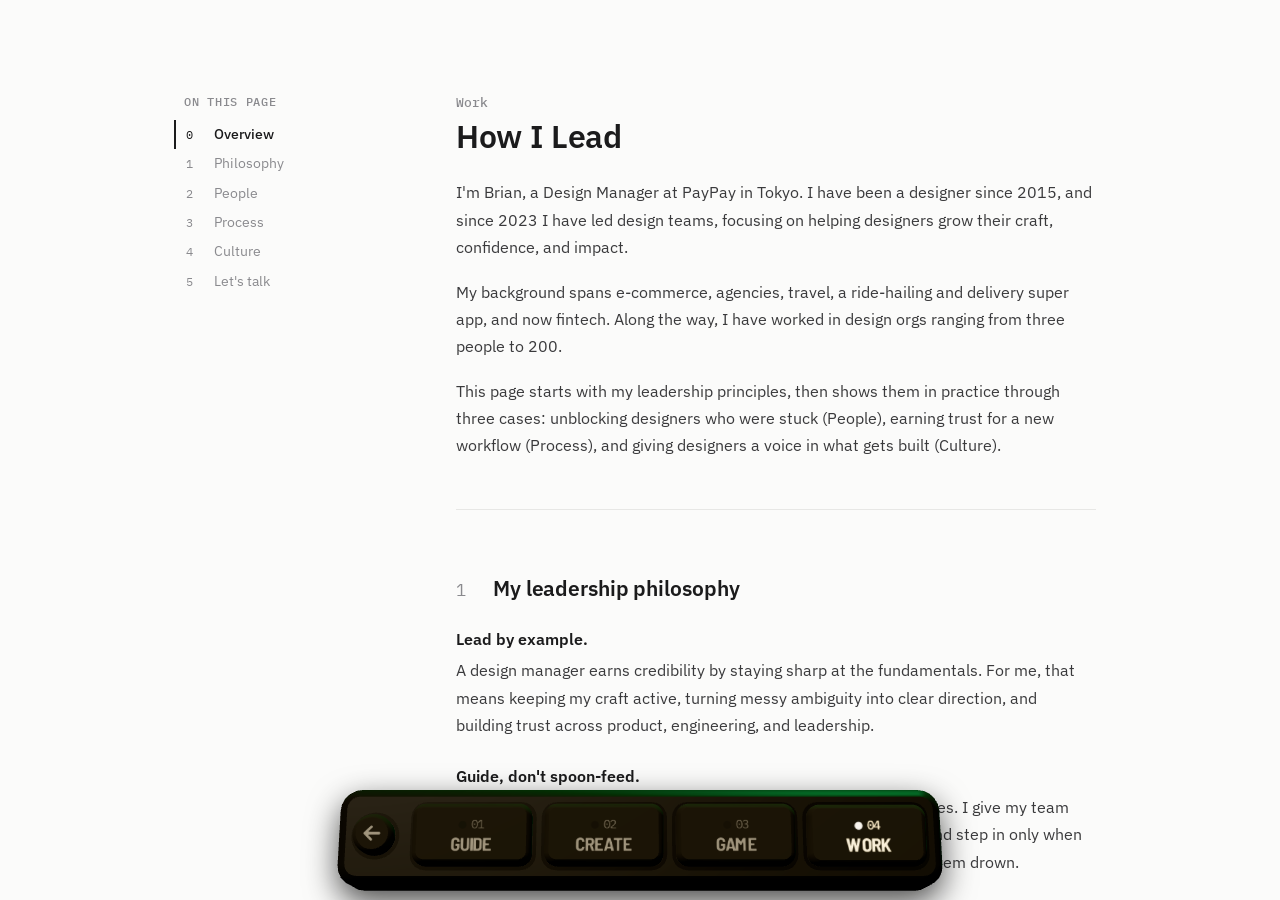
<file: work/index.html>
<!doctype html>
<!-- The address of the WORK page. The site is one page (../index.html): this sends visitors there with
     ?to=work, and the site shows this address again and opens the page. Title and description are for links
     shared on other sites; the description is the owner's line for this TV on the pager. -->
<html lang="en">
<head>
<meta charset="utf-8">
<meta name="viewport" content="width=device-width, initial-scale=1">
<title>Work · briandi.to</title>
<meta name="description" content="Brian, currently a Design Manager at PayPay, Japan.">
<meta property="og:title" content="Work · briandi.to">
<meta property="og:description" content="Brian, currently a Design Manager at PayPay, Japan.">
<link rel="icon" href="../favicon.ico" sizes="any">
<link rel="icon" type="image/png" sizes="32x32" href="../meta/icon-32.png">
<link rel="icon" type="image/png" sizes="192x192" href="../meta/icon-192.png">
<link rel="apple-touch-icon" href="../meta/apple-touch-icon.png">
<!-- link previews (Facebook, LINE, Slack, iMessage, X): the image address must be absolute -->
<meta property="og:type" content="website">
<meta property="og:site_name" content="briandi.to">
<meta property="og:url" content="https://briandi.to/work/">
<meta property="og:image" content="https://briandi.to/meta/share.png">
<meta property="og:image:width" content="1200">
<meta property="og:image:height" content="630">
<meta property="og:image:alt" content="briandi.to in green on a black program guide screen, with Briandito Priambodo: husband, artist, designer">
<meta name="twitter:card" content="summary_large_image">
<meta name="twitter:site" content="@briandito">
<meta name="twitter:creator" content="@briandito">
<meta name="twitter:title" content="Work · briandi.to">
<meta name="twitter:description" content="Brian, currently a Design Manager at PayPay, Japan.">
<meta name="twitter:image" content="https://briandi.to/meta/share.png">
<meta name="theme-color" content="#030403">
<script>location.replace('../?to=work' + location.hash);</script>
<noscript><meta http-equiv="refresh" content="0; url=../?to=work"></noscript>
<style>body { margin: 0; min-height: 100vh; background: #030403; }</style>
</head>
<body>
<p style="position: absolute; left: -9999px"><a href="../?to=work">Work · briandi.to</a></p>
</body>
</html>
</file>
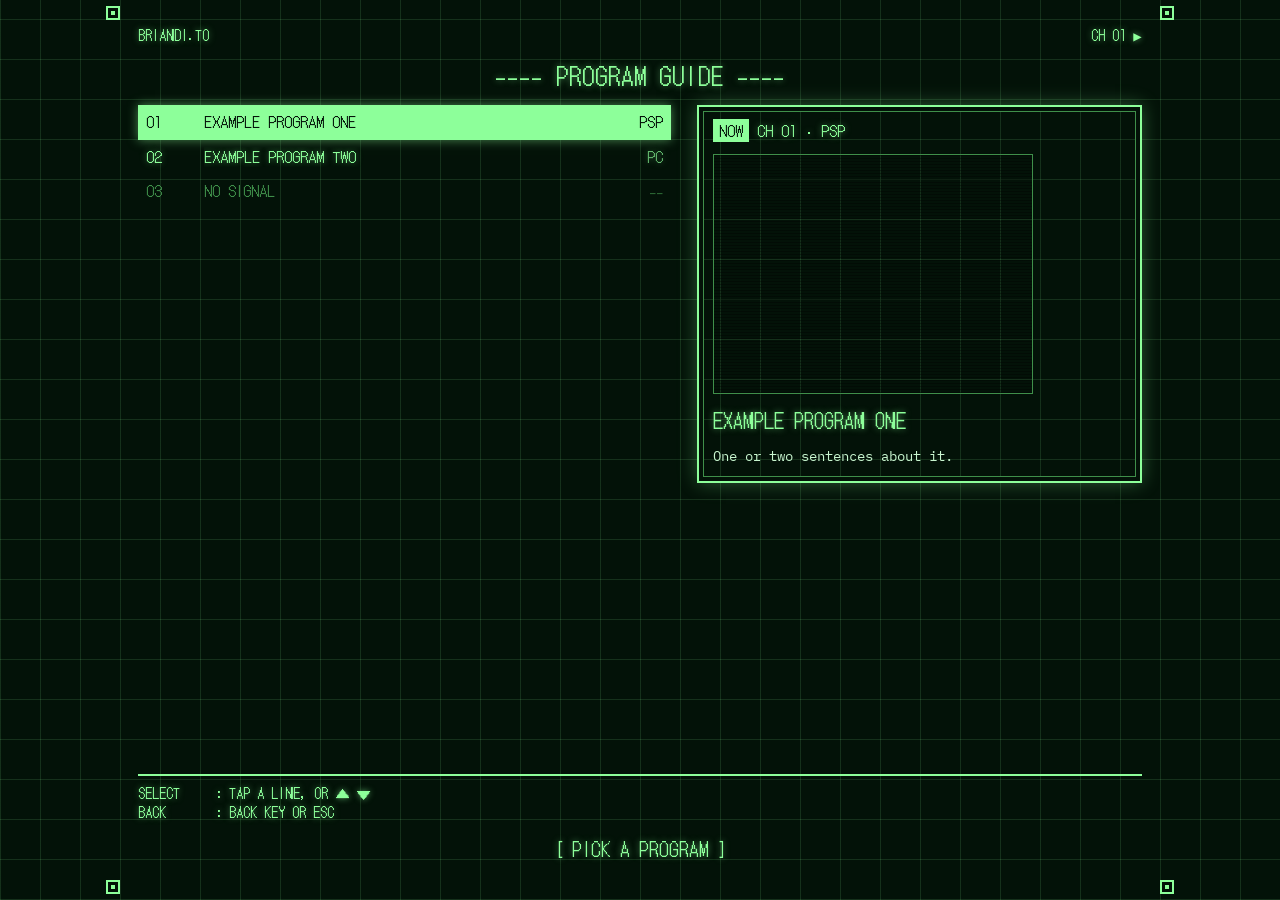
<file: .claude/skills/phosphor-guide/template.html>
<!doctype html>
<!-- Starter for a screen in the briandi.to "phosphor guide" style (see SKILL.md next to this file).
     A list on the left, a "now showing" panel on the right, header, legend and blinking prompt.
     Replace the ITEMS with real content; keep the tokens and parts. Open it in a browser to see it. -->
<html lang="en">
<head>
<meta charset="utf-8">
<meta name="viewport" content="width=device-width, initial-scale=1">
<title>Phosphor guide template</title>
<link rel="preconnect" href="https://fonts.googleapis.com">
<link rel="stylesheet" href="https://fonts.googleapis.com/css2?family=DotGothic16&family=IBM+Plex+Mono:wght@400&display=swap">
<style>
  :root {
    --phosphor: #8dff9a; --phosphor-dim: #3f8f4a; --ground: #031208;
    --glow: rgba(141, 255, 154, 0.55); --grid: rgba(141, 255, 154, 0.13);
    --dot: "DotGothic16", "IBM Plex Mono", ui-monospace, monospace;
    --mono: "IBM Plex Mono", ui-monospace, Menlo, monospace;
  }
  * { box-sizing: border-box; }
  body { margin: 0; min-height: 100vh; background-color: var(--ground); color: var(--phosphor);
    background-image:
      repeating-linear-gradient(90deg, var(--grid) 0 1px, transparent 1px 40px),
      repeating-linear-gradient(0deg, var(--grid) 0 1px, transparent 1px 40px);
    font: 400 15px/1.35 var(--dot); text-shadow: 0 0 6px var(--glow); }
  .screen { position: relative; max-width: 1080px; margin: 0 auto; padding: 26px max(16px, 3vw) 40px; display: flex; flex-direction: column; gap: 14px; min-height: 100vh; }
  .top { display: flex; justify-content: space-between; gap: 12px; font-size: 14px; }
  .title { margin: 0; text-align: center; font: inherit; font-size: 24px; letter-spacing: 0.04em; }
  .body { display: grid; grid-template-columns: minmax(0, 1.2fr) minmax(0, 1fr); gap: 26px; flex: 1; align-items: start; }
  .list { list-style: none; margin: 0; padding: 0; }
  .row { all: unset; box-sizing: border-box; width: 100%; cursor: pointer; display: grid; grid-template-columns: 3.2em minmax(0, 1fr) auto; gap: 10px; padding: 7px 8px; }
  .row span:nth-child(2) { overflow: hidden; text-overflow: ellipsis; white-space: nowrap; }
  .row span:last-child { opacity: 0.7; }
  .row:hover, .row:focus-visible, .row[aria-pressed="true"] { background: var(--phosphor); color: var(--ground); text-shadow: none; box-shadow: 0 0 10px rgba(141, 255, 154, 0.5); }
  .row[aria-pressed="true"] span:last-child { opacity: 1; }
  .row.empty { color: var(--phosphor-dim); text-shadow: none; }
  .now { position: sticky; top: 16px; display: grid; gap: 12px; align-content: start; padding: 14px; border: 2px solid var(--phosphor);
    box-shadow: 0 0 18px rgba(141, 255, 154, 0.3), inset 0 0 0 4px var(--ground), inset 0 0 0 5px var(--phosphor-dim); }
  .tag { background: var(--phosphor); color: var(--ground); text-shadow: none; padding: 1px 6px; }
  .pic { position: relative; aspect-ratio: 4 / 3; max-width: 320px; overflow: hidden; border: 1px solid var(--phosphor-dim); }
  .pic img { width: 100%; height: 100%; object-fit: cover; display: block; filter: sepia(1) hue-rotate(70deg) saturate(2.4) brightness(0.9) contrast(1.1); }
  .pic::after { content: ""; position: absolute; inset: 0; background: repeating-linear-gradient(to bottom, rgba(0, 0, 0, 0.35) 0 1px, transparent 1px 3px); }
  .now h2 { margin: 0; font: inherit; font-size: 20px; }
  .now p { margin: 0; font: 400 14px/1.6 var(--mono); color: #c8f5cf; text-shadow: none; }
  .keys { margin: 0; padding-top: 8px; border-top: 2px solid var(--phosphor); display: grid; font-size: 14px; }
  .keys div { display: flex; } .keys dt { width: 5.5em; } .keys dd { margin: 0; }
  .blink { margin: 0; text-align: center; font-size: 18px; animation: blink 1.1s steps(1) infinite; }
  @keyframes blink { 50% { opacity: 0; } }
  .mark { position: absolute; width: 14px; height: 14px; border: 2px solid var(--phosphor); box-shadow: inset 0 0 0 3px var(--ground), inset 0 0 0 5px var(--phosphor); }
  @media (max-width: 720px) { .body { grid-template-columns: 1fr; } .now { order: -1; position: static; grid-template-columns: 100px 1fr; } .pic { grid-row: span 3; aspect-ratio: 1; } .now .lbl { grid-column: 1 / -1; } }
  @media (prefers-reduced-motion: reduce) { .blink { animation: none; } }
</style>
</head>
<body>
<main class="screen">
  <div class="top"><span>BRIANDI.TO</span><span id="pos"></span></div>
  <h1 class="title">---- PROGRAM GUIDE ----</h1>
  <div class="body">
    <ol class="list" id="list" aria-label="Programs"></ol>
    <section class="now" id="now" aria-live="polite"></section>
  </div>
  <dl class="keys">
    <div><dt>SELECT</dt><dd>: TAP A LINE, OR ▲ ▼</dd></div>
    <div><dt>BACK</dt><dd>: BACK KEY OR ESC</dd></div>
  </dl>
  <p class="blink">[ PICK A PROGRAM ]</p>
  <i class="mark" style="left: 6px; top: 6px"></i><i class="mark" style="right: 6px; top: 6px"></i>
  <i class="mark" style="left: 6px; bottom: 6px"></i><i class="mark" style="right: 6px; bottom: 6px"></i>
</main>
<script>
  // Example rows only: replace with real content (from index.html or the owner).
  const ITEMS = [
    { name: 'Example program one', meta: 'PSP', text: 'One or two sentences about it.', img: '' },
    { name: 'Example program two', meta: 'PC', text: 'Another short description.', img: '' },
    { name: 'No signal', meta: '--', text: '', img: '', empty: true },
  ];
  const pad = (n) => String(n).padStart(2, '0');
  const list = document.getElementById('list'), now = document.getElementById('now'), pos = document.getElementById('pos');
  const el = (t, c, txt) => { const e = document.createElement(t); if (c) e.className = c; if (txt != null) e.textContent = txt; return e; };
  const show = (i) => {
    const it = ITEMS[i];
    [...list.children].forEach((li, k) => li.firstChild.setAttribute('aria-pressed', String(k === i)));
    const lbl = el('span', 'lbl'); lbl.append(el('span', 'tag', 'NOW'), ` CH ${pad(i + 1)} · ${it.meta}`);
    const pic = el('div', 'pic'); if (it.img) { const im = new Image(); im.src = it.img; im.alt = ''; pic.append(im); }
    now.replaceChildren(lbl, pic, el('h2', null, it.name.toUpperCase()), el('p', null, it.text));
    pos.textContent = `CH ${pad(i + 1)} ▶`;
  };
  ITEMS.forEach((it, i) => {
    const li = el('li'), b = el('button', 'row' + (it.empty ? ' empty' : '')); b.type = 'button';
    b.append(el('span', null, pad(i + 1)), el('span', null, it.name.toUpperCase()), el('span', null, it.meta));
    b.addEventListener('click', () => show(i));
    b.addEventListener('keydown', (e) => {
      const d = e.key === 'ArrowDown' ? 1 : e.key === 'ArrowUp' ? -1 : 0, n = list.children[i + d];
      if (d && n) { e.preventDefault(); n.firstChild.focus(); show(i + d); }
    });
    li.append(b); list.append(li);
  });
  show(0);
</script>
</body>
</html>
</file>
<file: styles.css>
/* briandi.to: a dark room lit by old TVs. */
:root {
  color-scheme: dark;
  --room-0: #0b0a0a;
  --room-1: #151312;
  --room-2: #2b2621;
  --ink: #ebe7df;
  --dim: #a39e93;
  --paper: #f3efe6;
  --paper-ink: #1c1a17;
  --legend: "Barlow Semi Condensed", "Arial Narrow", Arial, sans-serif;
  --body: "IBM Plex Sans", system-ui, -apple-system, "Segoe UI", sans-serif;
  --mono: "IBM Plex Mono", ui-monospace, Menlo, Consolas, monospace;
}
html, body { margin: 0; height: 100%; }
/* no zooming on phones: a double tap would zoom the page instead of using it (owner, 2026-11-23); touch-action
   (pan only) stops double-tap and pinch zoom where the browser ignores the viewport settings, and the
   gesturestart handler in index.html stops Safari's own pinch */
html { touch-action: pan-x pan-y; }
body {
  background: #030403;
  color: var(--ink);
  font: 400 16px/1.5 var(--body);
  overflow: hidden;
}
retro-shelf { height: 100vh; height: 100dvh; }

/* ---- pages shown on the TVs (each is 640 x 480) ---- */
.tv { box-sizing: border-box; min-height: 100%; padding: 34px 38px; background: var(--paper); color: var(--paper-ink); font: 400 24px/1.4 var(--body); }
.tv h1, .tv h2 { margin: 0 0 14px; font-family: var(--legend); font-weight: 700; text-transform: uppercase; letter-spacing: 0.02em; line-height: 1.02; text-wrap: balance; }
.tv h1 { font-size: 68px; }
.tv h2 { font-size: 56px; }
.tv p { margin: 0 0 12px; }
.tv .note { font: 400 16px/1.4 var(--mono); color: #6a655b; }
.tv a { color: inherit; }
.tv-latest { background: #1c3a5e; color: #f3efe6; }

/* a screen saver rests while the camera is in on another TV */
.tv[data-idle], .tv[data-idle] * { animation-play-state: paused !important; }

/* GAME TV: a standby screen on the tube (SMPTE-style colour bars that break up every few seconds under a
   GAME OVER card that stays up); the page itself when it is opened full screen */
.tv-latest:not([slot="reader"]) { padding: 0; height: 100%; background: #131313; }
.tv-latest:not([slot="reader"]) .page-body { display: none; }
.tv-latest[slot="reader"] .game-standby { display: none; }
.game-standby { position: relative; height: 100%; overflow: hidden; }
.game-standby .bars { position: absolute; inset: 0; display: grid;
  grid-template-columns: repeat(84, 1fr); grid-template-rows: 67fr 8fr 25fr; }
.game-standby .bars i { grid-column: span 12; }
.bars i:nth-child(1) { background: #c0c0c0; } .bars i:nth-child(2) { background: #c0c000; }
.bars i:nth-child(3) { background: #00c0c0; } .bars i:nth-child(4) { background: #00c000; }
.bars i:nth-child(5) { background: #c000c0; } .bars i:nth-child(6) { background: #c00000; }
.bars i:nth-child(7) { background: #0000c0; }
.bars i:nth-child(8) { background: #0000c0; } .bars i:nth-child(9) { background: #131313; }
.bars i:nth-child(10) { background: #c000c0; } .bars i:nth-child(11) { background: #131313; }
.bars i:nth-child(12) { background: #00c0c0; } .bars i:nth-child(13) { background: #131313; }
.bars i:nth-child(14) { background: #c0c0c0; }
.game-standby .bars i:nth-child(n+15) { grid-column: span 15; }
.bars i:nth-child(15) { background: #00214c; } .bars i:nth-child(16) { background: #fff; }
.bars i:nth-child(17) { background: #32006a; } .bars i:nth-child(18) { background: #131313; }
.game-standby .bars i:nth-child(n+19):nth-child(-n+21) { grid-column: span 4; }
.bars i:nth-child(19) { background: #090909; } .bars i:nth-child(20) { background: #131313; }
.bars i:nth-child(21) { background: #1d1d1d; }
.game-standby .bars i:nth-child(22) { grid-column: span 12; background: #131313; }
.game-standby .tv-interference { display: none; }
.game-standby.interrupted .bars { animation: tv-shake 0.42s steps(1) infinite;
  filter: contrast(1.7) saturate(1.9) brightness(1.1) drop-shadow(6px 0 0 rgba(255, 0, 60, 0.7)) drop-shadow(-6px 0 0 rgba(0, 255, 230, 0.7)); }
.game-standby.interrupted .tv-interference { display: block; position: absolute; inset: 0; z-index: 2; pointer-events: none; overflow: hidden; }
.game-standby .tv-interrupt { display: flex; left: 120px; right: 120px; }
.game-standby .interrupt-title { font-size: 40px; padding: 4px 18px; }

/* big TV: a standby screen on the tube (WORK drifting round like an old DVD logo); the page itself when
   it is opened full screen */
.tv-home:not([slot="reader"]) { padding: 0; height: 100%; background: #04050a; }
.tv-home:not([slot="reader"]) .page-body { display: none; }
.tv-home[slot="reader"] .standby { display: none; }
.standby { position: relative; height: 100%; overflow: hidden; }
.standby-logo { position: absolute; left: 0; top: 0; display: flex; flex-direction: column; align-items: center; gap: 0; padding: 6px 14px;
  font-family: var(--legend); text-transform: uppercase; will-change: transform; }
.standby-logo b { display: block; font-size: 96px; font-weight: 800; font-style: italic; line-height: 0.9; letter-spacing: 0.04em; filter: drop-shadow(0 0 10px currentColor);
  transform: skewX(-12deg); }   /* about 12 degrees more lean than the font's own italic, like the DVD logo */
/* the subtitle cut out of a solid oval tucked right under WORK, like the disc under the DVD logo */
.standby-disc { display: block; margin-top: -15px; overflow: visible; filter: drop-shadow(0 0 3px currentColor); }
.standby-disc-text { font: italic 700 19px var(--mono); letter-spacing: 0.04em; text-transform: none; }
.standby.corner { animation: standby-corner 0.6s ease-out; }
@keyframes standby-corner { 0% { background: rgba(255, 255, 255, 0.35); } 100% { background: transparent; } }
.tv-latest .note { color: #b9c6d6; }
.tv-about { background: #e9e7e1; }   /* the paper grey the e-ink filter turns white into */
/* CREATE TV: a standby screen on the tube like an old station ident, in black and white (the owner's two
   ASCII pictures taking turns, ON AIR and a clock); the page itself when it is opened full screen */
.tv-about:not([slot="reader"]) { padding: 0; height: 100%; background: #050505; }
.tv-about:not([slot="reader"]) .page-body { display: none; }
.tv-about[slot="reader"] .ident { display: none; }
.ident { position: relative; height: 100%; overflow: hidden; display: flex; flex-direction: column; color: #f2f2f2; background: #050505; }
.ident-bar { display: flex; justify-content: space-between; padding: 16px 26px; font: 500 18px/1 var(--mono); letter-spacing: 0.08em; }
.ident-air { animation: guide-blink 1.2s steps(1) infinite; }
.ident-more { justify-content: center; padding-top: 0; padding-bottom: 20px; }
.ident-frame { position: relative; flex: 1; }
/* the art is set at a normal size and scaled down, so no browser's smallest-font setting gets in the way */
.ident-art { position: absolute; left: 50%; top: 50%; margin: 0; transform-origin: 50% 50%;
  font: 700 10px/12px var(--mono); letter-spacing: 0; color: #f2f2f2; white-space: pre; opacity: 0; }
.ident-figures { transform: translate(-50%, -50%) scale(0.3); }
.ident-logo { transform: translate(-50%, -50%) scale(0.285); }
.ident-art.on { opacity: 1; animation: ident-scan 6s both, ident-flicker 1.7s steps(1) infinite; }
/* each picture scans in from the top and goes the same way, top to bottom, line by line */
@keyframes ident-scan {
  0% { clip-path: inset(0 0 100% 0); animation-timing-function: steps(40); }
  25% { clip-path: inset(0 0 0 0); }
  75% { clip-path: inset(0 0 0 0); animation-timing-function: steps(40); }
  100% { clip-path: inset(100% 0 0 0); }
}
/* a short burst of snow now and then, like an empty channel */
.ident-snow { position: absolute; inset: -160px; z-index: 2; pointer-events: none; display: none; background-size: 160px 160px;
  image-rendering: pixelated; opacity: 0.38; mix-blend-mode: screen; }
.ident-snow.on { display: block; animation: tv-static 0.24s steps(4) infinite; }
/* an uneven tube flicker on the pictures and the grid: brightness dips and the odd soft frame */
@keyframes ident-flicker {
  0% { opacity: 1; filter: none; }
  6% { opacity: 0.72; }
  9% { opacity: 1; }
  23% { opacity: 0.88; filter: blur(0.6px); }
  27% { opacity: 1; filter: none; }
  41% { opacity: 0.55; }
  43% { opacity: 0.95; }
  46% { opacity: 0.7; }
  49% { opacity: 1; }
  64% { opacity: 0.84; filter: brightness(1.4); }
  67% { opacity: 1; filter: none; }
  82% { opacity: 0.62; filter: blur(0.5px); }
  85% { opacity: 1; filter: none; }
  93% { opacity: 0.9; }
  96% { opacity: 1; }
}
/* noughts and crosses: logo on the X squares, figures on the O squares, popping in one after another and out again in the same order */
.ident-grid { position: absolute; inset: 52px 64px 52px; display: none; grid-template: repeat(3, 1fr) / repeat(3, 1fr); gap: 8px; }
.ident-grid.on { display: grid; animation: ident-flicker 1.7s steps(1) infinite; }
.ident-grid i { background: center / contain no-repeat; opacity: 0; }
.ident-grid.on i { animation: ident-pop 2.3s steps(1) both; }
.ident-grid.on i:nth-child(2) { animation-delay: 0.08s; } .ident-grid.on i:nth-child(3) { animation-delay: 0.16s; }
.ident-grid.on i:nth-child(4) { animation-delay: 0.24s; } .ident-grid.on i:nth-child(5) { animation-delay: 0.32s; }
.ident-grid.on i:nth-child(6) { animation-delay: 0.4s; } .ident-grid.on i:nth-child(7) { animation-delay: 0.48s; }
.ident-grid.on i:nth-child(8) { animation-delay: 0.56s; } .ident-grid.on i:nth-child(9) { animation-delay: 0.64s; }
/* each square stays 2.3 s from when it comes on, so they go in the same order: top left to bottom right */
/* phones and tablets (html.still-tvs, set in index.html): the CREATE TV shows The Tiny Wisdom logo, still */
.ident-still { display: none; }
.still-tvs .ident-art, .still-tvs .ident-grid, .still-tvs .ident-snow { display: none !important; }
.still-tvs .ident-still { display: block; position: absolute; left: 50%; top: 50%; width: 76%; transform: translate(-50%, -50%); filter: invert(1); }
.still-tvs .ident-air { animation: none; }
@keyframes ident-pop { 0% { opacity: 0; } 0.1% { opacity: 1; } 99.9% { opacity: 1; } 100% { opacity: 0; } }
@media (prefers-reduced-motion: reduce) { .ident-air, .ident-art.on, .ident-grid.on, .ident-grid.on i { animation: none; } .ident-grid.on i { opacity: 1; } }
/* channel TV, channel 2: the guide. Green phosphor on black, a dashed grid, pixel lettering. */
.tv-guide {
  --phosphor: #8dff9a; --phosphor-dim: #3f8f4a;
  position: relative; height: 100%; padding: 18px 34px; display: flex; flex-direction: column; gap: 8px;
  background-color: #031208; color: var(--phosphor);
  background-image:
    repeating-linear-gradient(90deg, rgba(141, 255, 154, 0.13) 0 1px, transparent 1px 40px),
    repeating-linear-gradient(0deg, rgba(141, 255, 154, 0.13) 0 1px, transparent 1px 40px);
  font: 400 28px/1.2 "DotGothic16", var(--mono);
  text-shadow: 0 0 6px rgba(141, 255, 154, 0.55);
}
.tv-guide .guide-top { display: flex; justify-content: space-between; font-size: 21px; }
.tv-guide .guide-title { margin: 0; text-align: center; font: inherit; font-size: 34px; letter-spacing: 0.04em; }
.tv-guide .guide-list { list-style: none; margin: 0; padding: 0; display: grid; grid-template-columns: 1fr 1fr; grid-auto-flow: column; grid-template-rows: repeat(7, auto); column-gap: 20px; row-gap: 0; }
.tv-guide .guide-list li { display: flex; white-space: nowrap; overflow: hidden; }
.tv-guide .guide-list button { all: unset; box-sizing: border-box; display: flex; gap: 14px; width: 100%; padding: 0 8px; cursor: pointer; overflow: hidden; text-overflow: ellipsis; }
.tv-guide .guide-list button span { overflow: hidden; text-overflow: ellipsis; }
.tv-guide .guide-list button span.rolling { display: flex; text-overflow: clip; }
.tv-guide .guide-list button span.rolling i { flex: none; font-style: normal; padding-right: 48px; }
.tv-guide .guide-list button:hover, .tv-guide .guide-list button:focus-visible { outline: 2px solid var(--phosphor); outline-offset: -2px; }

.tv-guide .guide-list b { font-weight: 400; }
.tv-guide .guide-list li.on { background: var(--phosphor); color: #031208; text-shadow: none; box-shadow: 0 0 10px rgba(141, 255, 154, 0.5); }
.tv-guide .guide-list li.empty { color: var(--phosphor-dim); text-shadow: none; }
.tv-guide .guide-keys { margin: 2px 0 0; padding-top: 8px; border-top: 2px solid var(--phosphor); font-size: 21px; display: grid; gap: 0; }
.tv-guide .guide-keys div { display: flex; }
.tv-guide .guide-keys dt { width: 5.5em; }
.tv-guide .guide-keys dd { margin: 0; }
.tv-guide .guide-blink { margin: auto 0 0; text-align: center; font-size: 26px; animation: guide-blink 1.1s steps(1) infinite; }
.tv-guide .guide-mark { position: absolute; width: 14px; height: 14px; border: 2px solid var(--phosphor); box-shadow: inset 0 0 0 3px #031208, inset 0 0 0 5px var(--phosphor); }
@keyframes guide-blink { 50% { opacity: 0; } }
/* phones and tablets: the channel TV's blinking prompt and the GAME TV's card stand still too */
.still-tvs .tv-guide .guide-blink, .still-tvs .game-standby .interrupt-sub { animation: none; }
@media (prefers-reduced-motion: reduce) { .tv-guide .guide-blink { animation: none; } }
/* small screens: the channel TV full screen (retro-shelf[full-screen="kv-5200"], set by fullScreen() in index.html).
   The pages fill the window between the channel bar on top and the pager below; the guide becomes one column of
   big rows, About wraps, and pictures are shown whole. */
.chbar { position: fixed; z-index: 21; top: 0; left: 0; right: 0; display: flex; align-items: center; gap: 6px;
  padding: calc(8px + env(safe-area-inset-top, 0px)) max(10px, env(safe-area-inset-right, 0px)) 8px max(10px, env(safe-area-inset-left, 0px));
  background: #031208; border-bottom: 2px solid #3f8f4a; color: #8dff9a; font: 400 16px/1 "DotGothic16", var(--mono); text-shadow: 0 0 6px rgba(141, 255, 154, 0.45); }
.chbar[hidden] { display: none; }
/* the channel TV's on-screen display (index.html, "channel TV full screen"): a strip along the bottom of every
   channel but the guide, in the guide's phosphor look; always on */
.tv-osd { position: absolute; left: 0; right: 0; bottom: 0; z-index: 5; display: flex; align-items: center; gap: 10px; padding: 10px 16px;
  background: rgba(3, 18, 8, 0.92); border-top: 2px solid #8dff9a; color: #8dff9a; font: 400 20px/1 "DotGothic16", var(--mono);
  text-shadow: 0 0 6px rgba(141, 255, 154, 0.45); transform: translateZ(2px); }   /* lifted off the picture, so a video frame under it cannot take its clicks */
.tv-osd button { all: unset; flex: none; padding: 8px 12px; border: 2px solid #8dff9a; cursor: pointer; }
.tv-osd button:hover, .tv-osd button:focus-visible { background: #8dff9a; color: #031208; text-shadow: none; }
.osd-now { flex: 1; min-width: 0; margin: 0; text-align: center; white-space: nowrap; overflow: hidden; text-overflow: ellipsis; }
/* room for the on-screen strip at the bottom of channels 1 and 2; the guide's key lines would sit under it */
.tv-guide { padding-bottom: 84px; }
.tv-guide:not(.tv-howto) .guide-keys, .tv-guide:not(.tv-howto) .guide-blink { display: none; }
.still-tvs .tv-guide { padding-bottom: 18px; }
/* an empty channel: static, like the set's own no-signal picture, under the strip */
.tv-nosignal { position: relative; overflow: hidden; }
.nosig-static { position: absolute; inset: -160px; background-size: 160px 160px; image-rendering: pixelated; animation: tv-static 0.24s steps(4) infinite; }
@media (prefers-reduced-motion: reduce) { .nosig-static { animation: none; } }
.still-tvs .tv-osd, retro-shelf[full-screen] .tv-osd { display: none; }
.chbar button { all: unset; box-sizing: border-box; flex: none; min-width: 40px; height: 40px; padding: 0 10px; display: grid; place-items: center; border: 2px solid #8dff9a; cursor: pointer; }
.chbar button:focus-visible { background: #8dff9a; color: #031208; text-shadow: none; }
.chbar-now { flex: 1; min-width: 0; margin: 0; padding: 0 4px; text-align: center; white-space: nowrap; overflow: hidden; text-overflow: ellipsis; }
body.tv-full retro-map { display: none; }
retro-shelf[full-screen] { --full-top: calc(64px + env(safe-area-inset-top, 0px)); --full-bottom: 176px; }
retro-shelf[full-screen] .tv-guide { height: 100%; overflow-y: auto; padding: var(--full-top) 18px var(--full-bottom); gap: 12px; font-size: 18px; }
retro-shelf[full-screen] .tv-guide .guide-top { font-size: 15px; }
retro-shelf[full-screen] .tv-guide .guide-title { font-size: 24px; }
retro-shelf[full-screen] .tv-guide .guide-list { grid-template-columns: 1fr; grid-template-rows: none; grid-auto-flow: row; row-gap: 2px; }
retro-shelf[full-screen] .tv-guide .guide-list button { min-height: 44px; align-items: center; padding: 0 12px; font-size: 20px; }
/* phones and tablets: the top TV's tube shows a still card until its screen is tapped (html.still-tvs) */
.guide-still { display: none; }
.still-tvs .tv-guide:not(.tv-howto) .guide-still { position: absolute; inset: 0; z-index: 1; display: grid; grid-template-rows: auto 1fr; padding: 22px 34px; background: inherit; }
.guide-still-mid { display: grid; place-content: center; justify-items: center; gap: 22px; }
retro-shelf[full-screen] .tv-guide .guide-still { display: none !important; }
.guide-still-top { display: flex; justify-content: space-between; font-size: 21px; }
.guide-still-title { margin: 0; padding: 14px 30px 10px; background: var(--phosphor); color: #031208; text-shadow: none; text-align: center; font-size: 64px; line-height: 1.05; letter-spacing: 0.04em; box-shadow: 0 0 22px rgba(141, 255, 154, 0.5); }
.guide-still-more { margin: 0; text-align: center; font-size: 24px; }
retro-shelf[full-screen] .tv-guide .guide-keys { display: none; }   /* they name the set's keys, which are off screen here */
retro-shelf[full-screen] .tv-guide .guide-blink { font-size: 15px; }
retro-shelf[full-screen] .tv-guide .guide-mark { display: none; }
retro-shelf[full-screen] .tv-howto .howto-list li { font-size: 24px; white-space: normal; }
retro-shelf[full-screen] .tv-howto .howto-pager { gap: 8px; }
retro-shelf[full-screen] .tv-howto .howto-pager button, retro-shelf[full-screen] .tv-howto .howto-progress { font-size: 14px; }
retro-shelf[full-screen] .tv-howto .howto-pager button { padding: 8px; white-space: nowrap; }
retro-shelf[full-screen] .tv-howto .howto-return { font-size: 17px; white-space: normal; }
retro-shelf[full-screen] .tv-channel { padding: var(--full-top) 0 var(--full-bottom); }
retro-shelf[full-screen] .tv-channel img, retro-shelf[full-screen] .tv-channel video { object-fit: contain; }

/* channel TV, a channel with a bad signal ("interference": true): every few seconds the picture
   breaks up under static and a "broadcast interrupted" card in the guide's style comes up */
.tv-channel.has-interference { position: relative; }
.tv-channel .tv-interference, .tv-channel .tv-interrupt { display: none; }
.tv-channel.interrupted .tv-scroll, .tv-channel.interrupted > img, .tv-channel.interrupted > video { animation: tv-shake 0.42s steps(1) infinite;
  filter: contrast(1.7) saturate(1.9) brightness(1.1) drop-shadow(6px 0 0 rgba(255, 0, 60, 0.7)) drop-shadow(-6px 0 0 rgba(0, 255, 230, 0.7)); }
@keyframes tv-shake {
  0% { transform: translate(0, 0) skewX(0); }
  15% { transform: translate(-14px, 3px) skewX(6deg); clip-path: inset(10% 0 55% 0); }
  30% { transform: translate(10px, -6px) skewX(-4deg) scaleY(1.04); clip-path: none; }
  45% { transform: translate(-4px, 9px) skewX(12deg); clip-path: inset(48% 0 12% 0); }
  60% { transform: translate(18px, 0) skewX(-9deg); clip-path: none; filter: hue-rotate(90deg) contrast(2) saturate(2.4); }
  75% { transform: translate(-9px, -4px) scaleX(1.06); clip-path: inset(0 0 70% 0); }
  90% { transform: translate(5px, 5px) skewX(3deg); clip-path: none; }
}
.tv-channel.interrupted .tv-interference { display: block; position: absolute; inset: 0; z-index: 2; pointer-events: none; overflow: hidden; }
.tv-interference .static { position: absolute; inset: -160px; background-size: 160px 160px; image-rendering: pixelated; opacity: 0.42; mix-blend-mode: screen;
  animation: tv-static 0.24s steps(4) infinite; }
@keyframes tv-static { 25% { transform: translate(-53px, 37px); } 50% { transform: translate(41px, -61px); } 75% { transform: translate(-27px, -19px); } }
.tv-interference .tear { position: absolute; inset: 0;
  background: repeating-linear-gradient(0deg, transparent 0 22px, rgba(255, 255, 255, 0.16) 22px 26px, transparent 26px 60px, rgba(0, 0, 0, 0.45) 60px 74px);
  animation: tv-roll 0.6s linear infinite; }
@keyframes tv-roll { from { transform: translateY(-80px); } to { transform: translateY(0); } }
.tv-channel.interrupted .tv-interrupt { display: flex; }
.tv-interrupt {
  --phosphor: #8dff9a; --phosphor-dim: #3f8f4a;
  position: absolute; z-index: 3; left: 64px; right: 64px; top: 50%; transform: translateY(-50%);
  flex-direction: column; align-items: center; gap: 10px; padding: 16px 22px 22px;
  background-color: rgba(3, 18, 8, 0.92); color: var(--phosphor); border: 2px solid var(--phosphor);
  box-shadow: 0 0 18px rgba(141, 255, 154, 0.35), inset 0 0 0 4px #031208, inset 0 0 0 6px var(--phosphor-dim);
  background-image:
    repeating-linear-gradient(90deg, rgba(141, 255, 154, 0.13) 0 1px, transparent 1px 40px),
    repeating-linear-gradient(0deg, rgba(141, 255, 154, 0.13) 0 1px, transparent 1px 40px);
  font: 400 30px/1.2 "DotGothic16", var(--mono); text-shadow: 0 0 6px rgba(141, 255, 154, 0.55);
}
.tv-interrupt .interrupt-top { align-self: stretch; display: flex; justify-content: space-between; font-size: 18px; }
.tv-interrupt p { margin: 0; text-align: center; }
.tv-interrupt .interrupt-title { padding: 2px 10px; background: var(--phosphor); color: #031208; text-shadow: none; box-shadow: 0 0 10px rgba(141, 255, 154, 0.5); }
.tv-interrupt .interrupt-sub { font-size: 22px; animation: guide-blink 0.8s steps(1) infinite; }
@media (prefers-reduced-motion: reduce) {
  .tv-channel.interrupted .tv-scroll, .tv-channel.interrupted > img, .tv-channel.interrupted > video { animation: none; }
  .tv-interference .static, .tv-interference .tear, .tv-interrupt .interrupt-sub { animation: none; }
}

/* a hint over the pager's HELP key (placed on the key by script) */
.key-hint { position: fixed; z-index: 21; left: 0; top: 0; pointer-events: none; opacity: 0; transition: opacity 0.4s ease; }
.key-hint.on { opacity: 1; }
/* a small arrow just above the key, bobbing gently */
.key-hint-arrow { position: absolute; left: -7px; top: -34px; color: rgba(141, 255, 154, 0.85); filter: drop-shadow(0 0 3px rgba(141, 255, 154, 0.5));
  animation: key-hint-bob 1.6s ease-in-out infinite; }
@keyframes key-hint-bob { 50% { transform: translateY(4px); } }
@media (prefers-reduced-motion: reduce) { .key-hint-arrow { animation: none; } }

/* Help: the assistant (Giant, a hologram robot) projected from the pager (the i key). A dark veil over the
   room, one speech box, and the robot standing on a beam of light that starts right on the pager. */
.giant-overlay { position: fixed; inset: 0; z-index: 19; background: rgba(1, 4, 2, 0.72); backdrop-filter: blur(2px); -webkit-backdrop-filter: blur(2px);
  --phosphor: #8dff9a; --phosphor-dim: #3f8f4a; --dock: calc(128px + env(safe-area-inset-bottom, 0px));
  font: 400 18px/1.35 "DotGothic16", var(--mono); color: var(--phosphor); text-shadow: 0 0 6px rgba(141, 255, 154, 0.5); }
.giant-overlay[hidden] { display: none; }
.giant-stage { position: absolute; left: 0; right: 0; top: 0; bottom: var(--dock); display: flex; flex-direction: column; align-items: center; justify-content: flex-end;
  padding: 64px 16px 0; }
/* the speech box, its tail pointing down at the robot */
.giant-bubble { position: relative; box-sizing: border-box; flex: none; width: min(100%, 460px); margin-bottom: 14px; padding: 14px 16px 16px; background: rgba(3, 18, 8, 0.94);
  border: 2px solid var(--phosphor); box-shadow: 0 0 18px rgba(141, 255, 154, 0.3), inset 0 0 0 4px #031208, inset 0 0 0 5px var(--phosphor-dim); }
.giant-bubble::after { content: ""; position: absolute; left: 50%; bottom: -12px; margin-left: -10px; border: 10px solid transparent; border-top-color: var(--phosphor); border-bottom: 0; }
.giant-bubble .guide-top { display: flex; justify-content: space-between; font-size: 12px; color: var(--phosphor-dim); margin-bottom: 8px; letter-spacing: 0.06em; }
.giant-text { margin: 0; min-height: 1.35em; }
.giant-text a { color: inherit; text-decoration: underline; text-underline-offset: 3px; white-space: nowrap; user-select: text; -webkit-user-select: text; }
.giant-asks { list-style: none; margin: 12px 0 0; padding: 0; display: grid; gap: 2px; }
.giant-asks[hidden], .giant-ok[hidden] { display: none; }
.giant-asks button { all: unset; box-sizing: border-box; display: block; width: 100%; padding: 6px 8px; cursor: pointer; font-size: 15px; line-height: 1.3; }
.giant-asks button::before { content: "\25B8  "; color: var(--phosphor-dim); }
.giant-asks button:hover, .giant-asks button:focus-visible { background: var(--phosphor); color: #031208; text-shadow: none; }
.giant-asks button:hover::before, .giant-asks button:focus-visible::before { color: #031208; }
.giant-new { display: inline-block; margin-left: 8px; padding: 2px 6px 1px; border: 1px solid var(--phosphor); border-radius: 2px; background: rgba(141, 255, 154, 0.12); color: var(--phosphor);
  font-style: normal; font-size: 11px; line-height: 1; letter-spacing: 0.08em; vertical-align: 2px; text-shadow: 0 0 6px rgba(141, 255, 154, 0.6);
  box-shadow: 0 0 6px rgba(141, 255, 154, 0.35), inset 0 0 6px rgba(141, 255, 154, 0.2); animation: giant-new 1.4s ease-in-out infinite; }
/* the tag stays solid; only its glow pulses */
@keyframes giant-new { 50% { box-shadow: 0 0 12px rgba(141, 255, 154, 0.8), inset 0 0 6px rgba(141, 255, 154, 0.35); } }
.giant-asks button:hover .giant-new, .giant-asks button:focus-visible .giant-new { border-color: #031208; color: #031208; background: transparent; text-shadow: none; box-shadow: none; }
@media (prefers-reduced-motion: reduce) { .giant-new { animation: none; } }
.giant-ok { display: block; margin: 14px 0 0 auto; font: inherit; font-size: 15px; color: #031208; background: var(--phosphor); border: 0; padding: 8px 14px; cursor: pointer; text-shadow: none; }
.giant-ok:hover, .giant-ok:focus-visible { outline: 2px solid var(--phosphor); outline-offset: 3px; }
/* the robot, and the beam under it from the pager */
.giant-figure { position: relative; z-index: 1; flex: 0 1 auto; width: min(100%, 300px); height: min(38vh, 320px); min-height: 150px; }
.giant-figure retro-giant { position: absolute; inset: 0; }
/* a tap tickles Butler (a giggle), lots of taps make him cross (a shake) */
.giant-figure.giggle retro-giant { animation: giant-giggle 0.6s ease-in-out 2; }
.giant-figure.shake retro-giant { animation: giant-shake 0.4s linear 2; }
@keyframes giant-giggle { 25% { transform: translateY(-6px) rotate(-3deg); } 50% { transform: translateY(0); } 75% { transform: translateY(-4px) rotate(3deg); } }
@keyframes giant-shake { 20% { transform: translateX(-7px); } 40% { transform: translateX(7px); } 60% { transform: translateX(-5px); } 80% { transform: translateX(5px); } }
/* tears when Butler is sad: drops falling from under his eyes */
.giant-tear { position: absolute; top: 22%; width: 5px; height: 9px; border-radius: 50% 50% 50% 50% / 60% 60% 40% 40%; background: #d8ffe0;
  box-shadow: 0 0 8px rgba(141, 255, 154, 0.9); opacity: 0; pointer-events: none; }
.giant-tear:nth-of-type(1) { left: 43%; } .giant-tear:nth-of-type(2) { left: 55%; }
.giant-overlay.crying .giant-tear { animation: giant-tear 0.9s ease-in infinite; }
.giant-overlay.crying .giant-tear:nth-of-type(2) { animation-delay: 0.45s; }
@keyframes giant-tear { 0% { transform: translateY(0); opacity: 0; } 15% { opacity: 1; } 100% { transform: translateY(70px); opacity: 0; } }
.giant-beam { flex: none; width: 220px; height: 64px; margin-top: -40px; pointer-events: none;
  background: linear-gradient(0deg, rgba(141, 255, 154, 0.3), rgba(141, 255, 154, 0)); clip-path: polygon(38% 100%, 62% 100%, 100% 0, 0 0); }
.giant-close { position: absolute; top: calc(12px + env(safe-area-inset-top, 0px)); right: 12px; font: inherit; font-size: 15px; color: var(--phosphor); background: transparent;
  border: 1px solid var(--phosphor-dim); padding: 8px 12px; cursor: pointer; text-shadow: inherit; }
.giant-close:hover, .giant-close:focus-visible { color: #031208; background: var(--phosphor); text-shadow: none; outline: none; }
body.giant-on retro-map { visibility: hidden; }
@media (max-width: 559px) {
  .giant-overlay { --dock: calc(176px + env(safe-area-inset-bottom, 0px)); font-size: 16px; }
  .giant-figure { height: min(30vh, 240px); }
  .giant-beam { width: 170px; height: 54px; margin-top: -34px; }
  .giant-asks button { font-size: 14px; padding: 5px 6px; }
}


/* channel TV, channel 2: How to use. The guide's look, one line at a time. */
.tv-howto .howto-list { list-style: none; margin: 0; padding: 0; flex: 1; display: flex; align-items: center; }
.tv-howto .howto-list li { display: none; gap: 18px; font-size: 30px; line-height: 1.3; text-wrap: pretty; }
.tv-howto .howto-list li.on { display: flex; }
.tv-howto .howto-list li::before { content: attr(data-n); flex: none; align-self: flex-start;
  padding: 0 6px; background: var(--phosphor); color: #031208; text-shadow: none; box-shadow: 0 0 10px rgba(141, 255, 154, 0.5); }
.tv-howto .howto-tvs { display: grid; grid-template-columns: auto 1fr; gap: 6px 16px; margin: 12px 0 0; }
.tv-howto .howto-tvs > div { display: contents; }
.tv-howto .howto-tvs dt { padding: 0 8px; background: var(--phosphor); color: #031208; text-shadow: none; }
.tv-howto .howto-tvs dd { margin: 0; }
.tv-howto .howto-pager { display: flex; align-items: center; justify-content: space-between; gap: 12px; }
.tv-howto .howto-pager button, .tv-howto .howto-return { font: inherit; font-size: 22px; line-height: 1; padding: 6px 10px; cursor: pointer;
  color: var(--phosphor); background: transparent; border: 2px solid var(--phosphor); text-shadow: inherit; box-shadow: 0 0 8px rgba(141, 255, 154, 0.3); }
.tv-howto .howto-pager button:hover, .tv-howto .howto-pager button:focus-visible, .tv-howto .howto-return:hover, .tv-howto .howto-return:focus-visible { background: var(--phosphor); color: #031208; text-shadow: none; outline: none; }
/* the last line ends with a way back to the Program Guide (channel 1) */
.tv-howto .howto-return { display: block; margin-top: 24px; white-space: nowrap; }
.tv-howto .howto-progress { font-size: 22px; letter-spacing: 0.04em; white-space: pre; }

/* channel TV, the other channels: the player or picture fills the tube */
.tv-channel { height: 100%; padding: 0; background: #000; }
.tv-channel iframe, .tv-channel img, .tv-channel video { display: block; width: 100%; height: 100%; border: 0; }
/* pictures fill the tube at their own shape: never stretched, the edges that do not fit are cut off */
.tv-channel img, .tv-channel video { object-fit: cover; }
/* a scrolling stack of tall pictures: each the width of the tube, moving slowly up the screen */
.tv-channel .tv-scroll { display: block; width: 100%; height: 100%; }

.panels { display: grid; grid-template-columns: repeat(4, 1fr); gap: 10px; margin: 6px 0 16px; }
.panels i { aspect-ratio: 3 / 4; border: 4px solid #f3efe6; background: rgba(243, 239, 230, 0.14); }

.fallback { max-width: 40ch; margin: 20vh auto; padding: 0 16px; }

/* the card that opens when a game or book is picked can be restyled:
   retro-shelf::part(card) { ... }   retro-shelf::part(back) { ... } */

/* ---- the same pages opened full screen (tap a TV, then tap its screen) ----
   The page fills the window and scrolls. Text is sized for reading, in one
   column, not for a 640 x 480 tube. */
.tv[slot="reader"] {
  padding: clamp(72px, 12vh, 120px) max(24px, calc((100% - 46rem) / 2)) clamp(48px, 10vh, 96px);
  font-size: clamp(18px, 1.1rem + 0.4vw, 22px);
  line-height: 1.6;
}
.tv[slot="reader"] h1 { font-size: clamp(44px, 9vw, 88px); }
.tv[slot="reader"] h2 { font-size: clamp(38px, 7vw, 72px); }
.tv[slot="reader"] .note { font-size: 15px; }


/* WORK page full screen ("How I Lead"): a plain document, like a manual for a tech product. One narrow
   column of text, a table of contents on the left that marks the section you are reading (a bar along the
   top on narrow screens), numbered headings, and each outcome as a quiet note. */
.tv-home[slot="reader"] { --doc-bg: #fbfbfa; --doc-ink: #1b1b1c; --doc-text: #3a3a3c; --doc-dim: #8a8a8e; --doc-line: #e7e7e5; --doc-note: #f3f3f1;
  background: var(--doc-bg); color: var(--doc-text); font: 400 16px/1.7 var(--body);
  padding: 96px max(24px, calc((100% - 64rem) / 2)) 0; }
.doc { display: grid; grid-template-columns: 13rem minmax(0, 40rem); gap: 4rem; justify-content: center; }
.doc-body { min-width: 0; }
.doc p { margin: 0 0 1.1em; }
.doc b { color: var(--doc-ink); font-weight: 600; }
.doc-body a { color: var(--doc-ink); text-decoration: underline; text-underline-offset: 3px; text-decoration-thickness: 1px; }
.doc-body a:hover { text-decoration-thickness: 2px; }
/* the email in Let's talk: a click copies it; a small tooltip above says so, then confirms */
.copy-email { position: relative; cursor: pointer; }
.copy-email::after { content: attr(data-tip); position: absolute; left: 50%; bottom: calc(100% + 8px); transform: translate(-50%, 4px); padding: 5px 9px; border-radius: 6px;
  background: var(--doc-ink); color: var(--doc-bg); font: 500 12px/1.2 var(--mono); white-space: nowrap; pointer-events: none; opacity: 0; transition: opacity 0.15s, transform 0.15s; }
.copy-email:hover::after, .copy-email:focus-visible::after, .copy-email.copied::after { opacity: 1; transform: translate(-50%, 0); }
@media (prefers-reduced-motion: reduce) { .copy-email::after { transition: none; } }
.doc-crumb { margin: 0 0 0.5rem !important; font: 500 13px/1 var(--mono); color: var(--doc-dim); }
.tv-home[slot="reader"] .doc h1 { margin: 0 0 1.5rem; font: 600 32px/1.2 var(--body); letter-spacing: -0.01em; text-transform: none; color: var(--doc-ink); }
.doc-head { scroll-margin-top: 6rem; padding-bottom: 2rem; margin-bottom: 1rem; border-bottom: 1px solid var(--doc-line); }
.doc section { padding-top: 2rem; scroll-margin-top: 2rem; }
/* a rule between sections, like the one under the overview */
.doc section + section { margin-top: 3rem; border-top: 1px solid var(--doc-line); }
.tv-home[slot="reader"] .doc h2 { margin: 1rem 0 1rem; font: 600 21px/1.35 var(--body); letter-spacing: -0.005em; text-transform: none; color: var(--doc-ink); }
.doc h3 { margin: 2.5rem 0 0.75rem; font: 600 17px/1.4 var(--body); color: var(--doc-ink); scroll-margin-top: 2rem; }
.doc h4 { margin: 1.5rem 0 0.5rem; font: 500 12px/1.4 var(--mono); letter-spacing: 0.06em; text-transform: uppercase; color: var(--doc-dim); }
.doc h2 span, .doc h3 span { display: inline-block; min-width: 2.2em; font: 400 0.8em/1 var(--mono); color: var(--doc-dim); }
/* the numbered points under "The problem" */
.doc-points { margin: 0 0 1.1em; padding-left: 1.5em; }
.doc-points li { margin: 0 0 1.1em; padding-left: 0.25em; }
.doc-points li::marker { color: var(--doc-ink); font-weight: 600; }
.doc-note { margin: 0 0 1.1em; padding: 1rem 1.25rem; background: var(--doc-note); border-radius: 8px; color: var(--doc-ink); }
.doc-note p:last-child { margin-bottom: 0; }
.doc-list { margin: 0; }
.doc-list dt { margin-top: 1.5rem; font-weight: 600; color: var(--doc-ink); }
.doc-list dd { margin: 0.25rem 0 0; }
/* contents: sticky in the left column */
.doc-toc { position: sticky; top: 96px; align-self: start; font-size: 14px; line-height: 1.4; }
.doc-toc-title { margin: 0 0 0.75rem !important; font: 500 12px/1 var(--mono); letter-spacing: 0.06em; text-transform: uppercase; color: var(--doc-dim); }
.doc-toc ol { list-style: none; margin: 0; padding: 0; }
.doc-toc ol ol { padding-left: 1.6em; }
.doc-toc a { display: flex; gap: 0.6em; padding: 0.35em 0 0.35em 0.75em; margin-left: -0.75em; border-left: 2px solid transparent; color: var(--doc-dim); text-decoration: none; }
.doc-toc a span { font: 400 12px/1.6 var(--mono); min-width: 1.6em; }
.doc-toc a:hover { color: var(--doc-ink); }
.doc-toc a[aria-current] { color: var(--doc-ink); border-left-color: var(--doc-ink); font-weight: 500; }
.doc-toc a.on-path { color: var(--doc-ink); }
.doc-toc ol ol ol { padding-left: 1.2em; font-size: 13px; }
.doc-toc ol ol ol a { padding-top: 0.25em; padding-bottom: 0.25em; }
/* only the branch you are reading is open */
.doc-toc li > ol { display: none; }
.doc-toc li:has(> a[aria-current]) > ol, .doc-toc li:has(> a.on-path) > ol { display: block; }
.doc-toc a:focus-visible { outline: 2px solid var(--doc-ink); outline-offset: 2px; border-radius: 2px; }
.doc-toc-bar { display: none; }
@media (max-width: 860px) {
  .tv-home[slot="reader"] { padding-top: 0; }
  .doc { grid-template-columns: minmax(0, 1fr); gap: 0; }
  /* the contents fold into a bar along the top showing where you are; tapping it opens the same list below it */
  .doc-toc { position: sticky; top: 0; z-index: 2; margin: 0 -24px 2rem; padding: 0 24px; background: color-mix(in srgb, var(--doc-bg) 94%, transparent);
    backdrop-filter: blur(8px); -webkit-backdrop-filter: blur(8px); border-bottom: 1px solid var(--doc-line); }
  .doc-toc-title { display: none; }
  .doc-toc-bar { all: unset; box-sizing: border-box; display: flex; align-items: center; gap: 12px; width: 100%; min-height: 48px; cursor: pointer; font: 400 14px/1.3 var(--body); color: var(--doc-dim); }
  .doc-toc-bar:focus-visible { outline: 2px solid var(--doc-ink); outline-offset: -2px; }
  .doc-toc-path { flex: 1; min-width: 0; display: flex; align-items: center; gap: 6px; overflow: hidden; white-space: nowrap; }
  .doc-toc-path span { overflow: hidden; text-overflow: ellipsis; flex-shrink: 1; }
  .doc-toc-path span:not(.here) { flex-shrink: 3; }
  .doc-toc-path .here { color: var(--doc-ink); font-weight: 500; flex-shrink: 0; max-width: 60%; }
  .doc-toc-path i { font-style: normal; color: var(--doc-dim); }
  .doc-toc-caret { flex: none; width: 8px; height: 8px; border-right: 1.5px solid var(--doc-ink); border-bottom: 1.5px solid var(--doc-ink); transform: translateY(-3px) rotate(45deg); transition: transform .2s; }
  .doc-toc.open .doc-toc-caret { transform: translateY(2px) rotate(-135deg); }
  .doc-toc > ol { display: none; max-height: min(60vh, 460px); overflow-y: auto; padding: 4px 0 16px; font-size: 15px; }
  .doc-toc.open { background: var(--doc-bg); box-shadow: 0 16px 32px rgba(0, 0, 0, 0.08); }
  .doc-toc.open > ol { display: block; }
  .doc-toc a { padding-top: 0.5em; padding-bottom: 0.5em; }
  .doc-head { padding-top: 1rem; }
}


/* CREATE page full screen: The Tiny Wisdom desktop (ttw/index.html) in a frame that fills the window above the pager */
.tv-about[slot="reader"] { padding: 0 !important; background: #000; overflow: hidden; }
.ttw-frame iframe { display: block; width: 100%; height: calc(100vh - 96px); height: calc(100dvh - 96px); border: 0; background: #000; }
@media (min-width: 560px) { .ttw-frame iframe { height: calc(100vh - 144px); height: calc(100dvh - 144px); } }

/* GAME page full screen ("Games I Love"): option A of five, "Test Card" (owner, 2026-11-23; it replaces E).
   The GAME TV's colour bars across the top, the title on a phosphor-green card with CONTINUE? blinking under
   it, the owner's intro, platform filters in the pager's pixel font, and every game as a card in a grid: its
   cover under scanlines, a channel line (number and platforms), the name and the texts. Hovering a card makes
   its cover glitch for a moment every 2 s. The list items in the markup are the data. */
.tv-latest[slot="reader"] { --tc-ground: #101010; --tc-ink: #f2f2ee; --tc-dim: #a9a9a3; --tc-line: #3a3a3a; --tc-phos: #8dff9a; --tc-on-phos: #031208;
  position: relative; overflow-x: clip; background: var(--tc-ground); color: var(--tc-ink); font: 400 16px/1.6 var(--body); padding: 0; }
.tv.tv-latest[slot="reader"] { padding-bottom: 0; }
.games { position: relative; padding-bottom: 112px; }
@media (min-width: 560px) { .games { padding-bottom: 160px; } }
.games-bars { display: grid; grid-template-columns: repeat(7, 1fr); height: clamp(72px, 12vh, 120px); }
.games-bars i:nth-child(1) { background: #c0c0c0; } .games-bars i:nth-child(2) { background: #c0c000; } .games-bars i:nth-child(3) { background: #00c0c0; }
.games-bars i:nth-child(4) { background: #00c000; } .games-bars i:nth-child(5) { background: #c000c0; } .games-bars i:nth-child(6) { background: #c00000; }
.games-bars i:nth-child(7) { background: #0000c0; }
.games-head { position: relative; margin: -46px auto 0; padding: 0 16px; max-width: 60rem; display: grid; justify-items: center; gap: 8px; text-align: center; }
.games-head .doc-crumb { display: none; }
.tv-latest[slot="reader"] .games h1 { margin: 0; padding: 8px 22px 6px; font: 400 clamp(30px, 6vw, 52px)/1 "DotGothic16", var(--mono); letter-spacing: 0.02em; text-transform: uppercase;
  background: var(--tc-phos); color: var(--tc-on-phos); box-shadow: 0 0 18px rgba(141, 255, 154, 0.45); }
.games-continue { margin: 0; font: 400 18px/1.2 "DotGothic16", var(--mono); color: var(--tc-phos); text-shadow: 0 0 8px rgba(141, 255, 154, 0.6); animation: guide-blink 1s steps(1) infinite; }
.games-intro { margin: 14px 0 0; max-width: 58ch; color: var(--tc-dim); font: 400 15px/1.6 var(--body); text-wrap: pretty; }
.games-intro b { color: var(--tc-ink); font-weight: 600; }
.games-filter { display: flex; flex-wrap: wrap; justify-content: center; gap: 6px; padding: 18px 0 30px; }
.games-filter button { font: 400 14px/1 "DotGothic16", var(--mono); color: var(--tc-ink); background: none; border: 1px solid var(--tc-line); padding: 8px 11px 7px; cursor: pointer; }
.games-filter button:hover { border-color: var(--tc-ink); }
.games-filter button[aria-pressed="true"] { background: var(--tc-ink); color: var(--tc-ground); border-color: var(--tc-ink); }
.games-filter button:focus-visible { outline: 2px solid var(--tc-phos); outline-offset: 2px; }
.games-grid { list-style: none; margin: 0 auto; padding: 0 clamp(16px, 4vw, 40px); max-width: 76rem; display: grid; grid-template-columns: repeat(auto-fill, minmax(180px, 1fr)); gap: 32px 20px; }
@media (max-width: 520px) { .games-grid { grid-template-columns: repeat(2, minmax(0, 1fr)); gap: 26px 12px; } }
.game { display: grid; gap: 8px; align-content: start; min-width: 0; }
.game[hidden] { display: none; }
.game-cover { position: relative; aspect-ratio: 1; overflow: hidden; background: #000; }
.game-cover img { display: block; width: 100%; height: 100%; object-fit: cover; }
.game-cover::after { content: ""; position: absolute; inset: 0; pointer-events: none; background: repeating-linear-gradient(to bottom, rgba(0, 0, 0, 0.22) 0 1px, transparent 1px 3px); }
/* a short burst of bad signal over the cover, started by the script every 2 s while the pointer is on the card:
   the GAME TV's own break-up (its colour bars shaking and splitting under static and a rolling tear) */
.game-signal { display: none; position: absolute; inset: 0; z-index: 1; overflow: hidden; pointer-events: none; }
.game.glitch .game-signal { display: block; }
.game-signal .bars { position: absolute; inset: 0; display: grid; grid-template-columns: repeat(7, 1fr); animation: tv-shake 0.42s steps(1) infinite;
  filter: contrast(1.7) saturate(1.9) brightness(1.1) drop-shadow(4px 0 0 rgba(255, 0, 60, 0.7)) drop-shadow(-4px 0 0 rgba(0, 255, 230, 0.7)); }
.game-signal .bars i { background: linear-gradient(var(--c) 0 74%, var(--l) 74%); }
.game-signal .bars i:nth-child(1) { --c: #c0c0c0; --l: #0000c0; } .game-signal .bars i:nth-child(2) { --c: #c0c000; --l: #131313; }
.game-signal .bars i:nth-child(3) { --c: #00c0c0; --l: #c000c0; } .game-signal .bars i:nth-child(4) { --c: #00c000; --l: #131313; }
.game-signal .bars i:nth-child(5) { --c: #c000c0; --l: #00c0c0; } .game-signal .bars i:nth-child(6) { --c: #c00000; --l: #131313; }
.game-signal .bars i:nth-child(7) { --c: #0000c0; --l: #c0c0c0; }
.game-signal .tv-interference { position: absolute; inset: 0; overflow: hidden; }
.game.glitch .game-cover img { animation: tv-shake 0.42s steps(1) infinite; }
.game-ch { font: 400 12px/1.2 "DotGothic16", var(--mono); color: var(--tc-phos); letter-spacing: 0.02em; }
.game-plat { display: none; }
.tv-latest[slot="reader"] .game h3 { margin: 0; font: 600 17px/1.2 var(--legend); letter-spacing: 0.01em; text-transform: none; color: var(--tc-ink); }
.game-about { margin: 0; font-size: 13px; line-height: 1.5; color: var(--tc-dim); }
.game-why { margin: 2px 0 0; padding-left: 10px; border-left: 2px solid var(--tc-phos); font-size: 13px; line-height: 1.5; color: var(--tc-ink); }
.games-credit { margin: 48px auto 0; padding: 14px clamp(16px, 4vw, 40px) 0; max-width: 76rem; box-sizing: border-box; border-top: 1px solid var(--tc-line); font-size: 12px; line-height: 1.5; color: #8a8a85; }
.games-credit a { color: inherit; }
@media (prefers-reduced-motion: reduce) { .games-continue { animation: none; } .game-signal { display: none !important; } }

/* ---- the dock: a 3D pager at the bottom, always on screen ----
   It replaces the scene's own hint and Back / Read buttons. */
/* the hologram map of the stack, on the left, clear of the pager */
retro-map { position: fixed; z-index: 19; width: 200px; left: max(8px, env(safe-area-inset-left, 0px)); top: calc(50% - 64px); transform: translateY(-50%); }
/* on a phone the TV fills the width, so the map goes small in the top corner, over the dark room above */
@media (max-width: 559px) {
  retro-map { width: 64px; height: 170px; top: calc(10px + env(safe-area-inset-top, 0px)); transform: none; font-size: 10px; }
}
body.reading retro-map { display: none; }
retro-pager { position: fixed; z-index: 20; left: 0; right: 0; bottom: env(safe-area-inset-bottom, 0px); }
/* when the camera moves in to a TV, it is framed in the space above the pager (the pager is 128 px tall, 176 px on narrow screens) */
retro-shelf { --focus-inset-bottom: calc(128px + env(safe-area-inset-bottom, 0px)); }
@media (max-width: 559px) { retro-shelf { --focus-inset-bottom: calc(176px + env(safe-area-inset-bottom, 0px)); } }
retro-shelf::part(hint), retro-shelf::part(back), retro-shelf::part(fill), retro-shelf::part(reader-close) { display: none; }
/* leave room under the full-screen page so its end clears the dock */
.tv[slot="reader"] { padding-bottom: calc(clamp(48px, 10vh, 96px) + 96px); }   /* the compact pager is 80 px tall on phones */
@media (min-width: 560px) { .tv[slot="reader"] { padding-bottom: calc(clamp(48px, 10vh, 96px) + 144px); } }   /* and 128 px, the homepage size, on wider windows */
</file>
